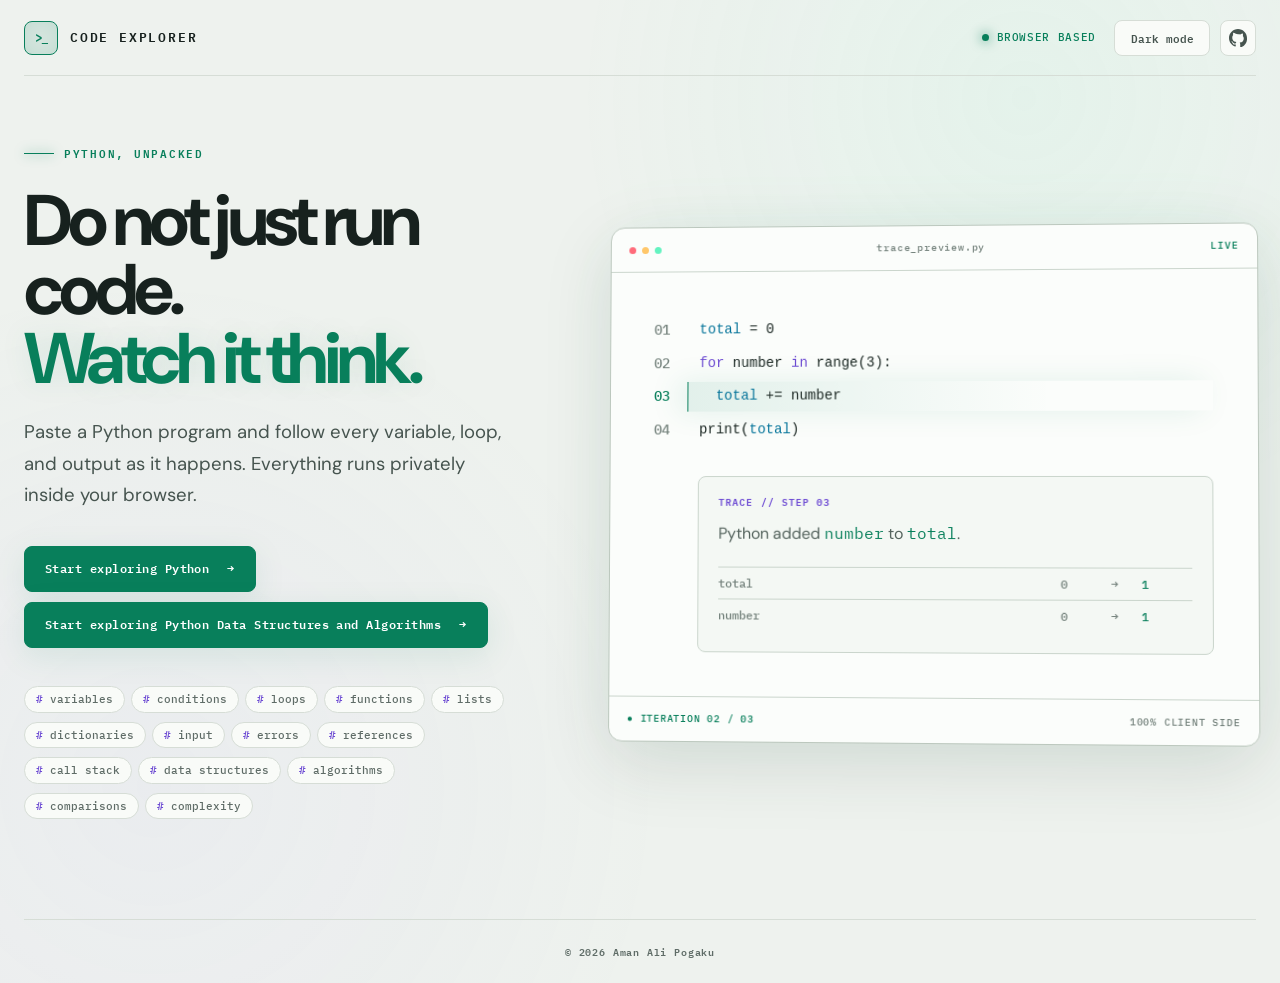
<file: index.html>
<!doctype html>
<!--
  Code Explorer uses semantic HTML so the page remains understandable before
  JavaScript loads and so assistive technology can identify its major regions.
-->
<html lang="en">
  <head>
    <!-- UTF-8 allows the interface to use symbols such as arrows and status glyphs safely. -->
    <meta charset="UTF-8" />
    <!-- The viewport declaration makes the responsive CSS use the device's real width. -->
    <meta name="viewport" content="width=device-width, initial-scale=1.0" />
    <!-- Search engines and link previews use this short explanation of the application. -->
    <meta
      name="description"
      content="Explore Python programs, data structures, and algorithms visually in your browser."
    />
    <!-- This advertises that both theme families are supported by native browser controls. -->
    <meta name="color-scheme" content="dark light" />
    <!-- The title appears in the browser tab and in bookmarks. -->
    <title>Code Explorer | See Python Think</title>
    <!-- The small terminal mark gives the browser tab a recognizable project icon. -->
    <link rel="icon" href="favicon.svg" type="image/svg+xml" />
    <!-- All application styling lives in one readable stylesheet. -->
    <!--
      The version query keeps the landing page synchronized with workspace
      styling when a browser or GitHub Pages has cached an earlier release.
    -->
    <link rel="stylesheet" href="styles.css?v=20260728-35" />
  </head>
  <body>
    <!-- This decorative grid sits behind the application and is hidden from screen readers. -->
    <div class="ambient-grid" aria-hidden="true"></div>

    <!--
      The persistent header provides project identity, a local-execution cue,
      theme control, and a path to the source repository.
    -->
    <header class="site-header">
      <!-- The brand is a normal page link, so it also works before JavaScript loads. -->
      <a class="brand" href="index.html" aria-label="Code Explorer home">
        <span class="brand-mark" aria-hidden="true">&gt;_</span>
        <span>CODE EXPLORER</span>
      </a>
      <!-- The landing page reports its browser-only model and exposes shared controls. -->
      <div class="header-actions">
        <!-- Text accompanies the dot so color is never the only privacy or readiness signal. -->
        <span class="runtime-status ready">
          <span class="status-dot"></span>
          <span>Browser based</span>
        </span>
        <!-- The visible action text removes any guesswork about what the theme control will do. -->
        <button class="icon-button theme-button" id="themeButton" type="button" aria-label="Switch to dark mode">
          <span id="themeLabel">Dark mode</span>
        </button>
        <!-- This external link lets contributors reach the open-source repository. -->
        <a class="icon-button" href="https://github.com/amanalip/code-explorer" target="_blank" rel="noreferrer" aria-label="Open Code Explorer on GitHub">
          <!-- The familiar GitHub mark provides a polished visual cue while the link retains a complete accessible name. -->
          <svg class="github-icon" viewBox="0 0 16 16" aria-hidden="true" focusable="false">
            <!-- This vector path uses the control's current text color, so it remains clear in both themes and hover states. -->
            <path d="M8 0C3.58 0 0 3.58 0 8c0 3.54 2.29 6.53 5.47 7.59.4.07.55-.17.55-.38 0-.19-.01-.82-.01-1.49-2.01.37-2.53-.49-2.69-.94-.09-.23-.48-.94-.82-1.13-.28-.15-.68-.52-.01-.53.63-.01 1.08.58 1.23.82.72 1.21 1.87.87 2.33.66.07-.52.28-.87.51-1.07-1.78-.2-3.64-.89-3.64-3.95 0-.87.31-1.59.82-2.15-.08-.2-.36-1.02.08-2.12 0 0 .67-.21 2.2.82A7.65 7.65 0 0 1 8 4.58c.68 0 1.36.09 2 .27 1.53-1.04 2.2-.82 2.2-.82.44 1.1.16 1.92.08 2.12.51.56.82 1.27.82 2.15 0 3.07-1.87 3.75-3.65 3.95.29.25.54.73.54 1.48 0 1.07-.01 1.93-.01 2.2 0 .21.15.46.55.38A8.01 8.01 0 0 0 16 8c0-4.42-3.58-8-8-8Z" />
          </svg>
        </a>
      </div>
    </header>

    <!-- The main element contains the landing page's introductory content. -->
    <main>
      <!--
        The welcome screen explains the learning promise before exposing the
        more complex execution workspace. It is visible on the first visit.
      -->
      <section class="welcome-screen" id="welcomeScreen">
        <!-- This column contains the primary message and entry actions. -->
        <div class="hero-copy">
          <div class="eyebrow"><span></span> Python, unpacked</div>
          <h1>Do not just run code.<br /><em>Watch it think.</em></h1>
          <p class="hero-description">
            Paste a Python program and follow every variable, loop, and output as it happens.
            Everything runs privately inside your browser.
          </p>
          <!-- Each explicit action opens one separate learning workspace. -->
          <div class="hero-actions">
            <!-- The existing workspace keeps the complete Python execution curriculum. -->
            <a class="primary-button" href="workspace.html">
              Start exploring Python <span aria-hidden="true">→</span>
            </a>
            <!-- The DSA action states both the invitation and the complete subject name. -->
            <a class="primary-button" href="data-structures.html">
              Start exploring Python Data Structures and Algorithms <span aria-hidden="true">→</span>
            </a>
          </div>
          <!-- These chips summarize the broader Python concepts and execution details learners can explore. -->
          <div class="feature-chips" aria-label="Supported topics and learning views">
            <!-- The first group names the fundamental language concepts most beginners learn first. -->
            <span>variables</span>
            <span>conditions</span>
            <span>loops</span>
            <span>functions</span>
            <!-- These data and interaction topics reflect the expanded example library and trace tools. -->
            <span>lists</span>
            <span>dictionaries</span>
            <span>input</span>
            <span>errors</span>
            <!-- These final concepts highlight the deeper runtime explanations unique to the workspace. -->
            <span>references</span>
            <span>call stack</span>
            <!-- The second workspace expands the project into visual DSA study. -->
            <span>data structures</span>
            <span>algorithms</span>
            <span>comparisons</span>
            <span>complexity</span>
          </div>
        </div>

        <!--
          This static terminal preview demonstrates the product visually before
          the heavier Python runtime is downloaded.
        -->
        <div class="hero-terminal" aria-label="Example execution preview">
          <!-- Familiar window controls and a file label establish the terminal metaphor. -->
          <div class="terminal-topbar">
            <div class="terminal-dots"><span></span><span></span><span></span></div>
            <span>trace_preview.py</span>
            <span>LIVE</span>
          </div>
          <!-- The terminal body pairs sample source code with a sample trace card. -->
          <div class="terminal-body">
            <!-- This small example highlights the line currently being explained. -->
            <div class="terminal-code">
              <span class="line-number">01</span><code><b>total</b> = 0</code>
              <span class="line-number">02</span><code><i>for</i> number <i>in</i> range(3):</code>
              <span class="line-number active">03</span><code class="active">&nbsp;&nbsp;<b>total</b> += number</code>
              <span class="line-number">04</span><code>print(<b>total</b>)</code>
            </div>
            <!-- The preview card demonstrates how variable changes will be narrated. -->
            <div class="trace-card-preview">
              <div class="trace-card-label">TRACE // STEP 03</div>
              <p>Python added <code>number</code> to <code>total</code>.</p>
              <div class="preview-change">
                <span>total</span><span>0</span><span>→</span><strong>1</strong>
              </div>
              <div class="preview-change">
                <span>number</span><span>0</span><span>→</span><strong>1</strong>
              </div>
            </div>
          </div>
          <!-- Footer labels reinforce loop progress and private client-side execution. -->
          <div class="terminal-footer">
            <span>● ITERATION 02 / 03</span>
            <span>100% CLIENT SIDE</span>
          </div>
        </div>
      </section>

    </main>

    <!-- The shared site footer records project ownership without competing with the learning interface. -->
    <footer class="site-footer">
      <!-- A short copyright line remains readable in both themes and at every responsive width. -->
      <small>&copy; 2026 Aman Ali Pogaku</small>
    </footer>

    <!-- The landing controller owns only the theme because catalogs now live inside their workspaces. -->
    <script type="module" src="landing.js?v=20260728-35"></script>
  </body>
</html>
</file>
<file: styles.css>
/*
 * Code Explorer visual system
 *
 * The stylesheet is organized from global design tokens to reusable controls,
 * major workspace components, animations, and responsive overrides. Each rule
 * has a teaching comment that explains its responsibility and the categories
 * of CSS declarations used to fulfill that responsibility.
 */
/* Downloads the two type families used for prose and code-like interface text. */
@import url("https://fonts.googleapis.com/css2?family=DM+Sans:wght@400;500;600;700&family=IBM+Plex+Mono:wght@400;500;600&display=swap");

/* Declares the dark theme design tokens. Components consume these variables instead of repeating raw colors, fonts, and shadows. */
:root {
  color-scheme: dark;
  --bg: #080a0e;
  --bg-raised: #0d1016;
  --panel: rgba(14, 18, 25, 0.88);
  --panel-solid: #0e1219;
  --panel-soft: #141922;
  --line: #242b37;
  --line-bright: #384355;
  --text: #ecf4f1;
  /* Secondary copy stays visibly distinct without becoming faint on dark panels. */
  --text-soft: #b4c0ca;
  /* Tiny technical labels need stronger contrast than decorative background details. */
  --text-dim: #87939e;
  --mint: #63f3c0;
  --mint-soft: rgba(99, 243, 192, 0.12);
  --purple: #a98bff;
  --purple-soft: rgba(169, 139, 255, 0.14);
  --amber: #ffc76a;
  --red: #ff6b7a;
  --cyan: #63d7ff;
  /* These preview tokens let the decorative terminal follow the selected site theme. */
  --terminal-bg: #0b0f15;
  --terminal-panel: #10151c;
  --terminal-line: #303a45;
  --terminal-text: #e7efec;
  --terminal-soft: #b7c3be;
  --terminal-dim: #7f8b96;
  --terminal-accent: #63f3c0;
  --terminal-keyword: #b69cff;
  --terminal-name: #72ddff;
  --terminal-sheen: rgba(255, 255, 255, 0.025);
  /* Code tokens use a high-contrast palette designed for long reading sessions. */
  --code-plain: #edf4f1;
  --code-keyword: #c4a7ff;
  --code-name: #edf4f1;
  --code-property: #79dcff;
  --code-string: #ffd58a;
  --code-number: #70e6b1;
  --code-operator: #c9d3cf;
  --code-comment: #89968f;
  --code-invalid: #ff8290;
  /* Study-editor tokens create an IDE surface without changing the main editor theme. */
  --study-editor-bg: #0b1017;
  --study-editor-raised: #101720;
  --study-editor-gutter: #080c12;
  --study-editor-line: #263241;
  --study-editor-note: rgba(169, 139, 255, 0.1);
  --study-editor-note-hover: rgba(169, 139, 255, 0.16);
  --shadow: 0 22px 70px rgba(0, 0, 0, 0.32);
  --mono: "IBM Plex Mono", "Liberation Mono", monospace;
  --sans: "DM Sans", system-ui, sans-serif;
}

/* Overrides the shared design tokens for light mode while leaving every component rule unchanged. */
:root[data-theme="light"] {
  color-scheme: light;
  --bg: #eef2ee;
  --bg-raised: #f9fbf8;
  --panel: rgba(250, 252, 249, 0.9);
  --panel-solid: #fafcf9;
  --panel-soft: #edf2ed;
  --line: #d6ddd6;
  --line-bright: #bbc7bd;
  --text: #17211e;
  /* Secondary copy uses a darker value so normal-weight text remains easy to scan. */
  --text-soft: #46544f;
  /* Small labels pass a stronger contrast threshold against the light surfaces. */
  --text-dim: #5f6c67;
  --mint: #087f5b;
  --mint-soft: rgba(8, 127, 91, 0.1);
  --purple: #6d4bd3;
  --purple-soft: rgba(109, 75, 211, 0.1);
  --amber: #a96600;
  --red: #d33c52;
  --cyan: #05749a;
  /* Light preview values replace every dark terminal surface and text color together. */
  --terminal-bg: #fbfdfb;
  --terminal-panel: #f4f8f4;
  --terminal-line: #cad5cc;
  --terminal-text: #1d2925;
  --terminal-soft: #53625c;
  --terminal-dim: #74827c;
  --terminal-accent: #087f5b;
  --terminal-keyword: #6d4bd3;
  --terminal-name: #05749a;
  --terminal-sheen: rgba(8, 127, 91, 0.045);
  /* Light editor tokens preserve category differences without sacrificing contrast. */
  --code-plain: #17211e;
  --code-keyword: #6741c7;
  --code-name: #17211e;
  --code-property: #006f91;
  --code-string: #8c5200;
  --code-number: #087f5b;
  --code-operator: #46534e;
  --code-comment: #66756e;
  --code-invalid: #be2942;
  /* Light IDE tokens retain editor structure and contrast without becoming glaring white. */
  --study-editor-bg: #f7f9fc;
  --study-editor-raised: #e9eef4;
  --study-editor-gutter: #edf1f6;
  --study-editor-line: #cbd5df;
  --study-editor-note: rgba(109, 75, 211, 0.075);
  --study-editor-note-hover: rgba(109, 75, 211, 0.12);
  --shadow: 0 22px 70px rgba(40, 54, 47, 0.13);
}

/* Styles `*`. This component rule controls boundaries and focus treatment for the matching interface element. */
* {
  box-sizing: border-box;
}

/* Styles `html`. This component rule controls sizing and spacing, color and visual emphasis for the matching interface element. */
html {
  min-width: 320px;
  background: var(--bg);
  scroll-behavior: smooth;
}

/* Styles `body`. This component rule controls sizing and spacing, color and visual emphasis, typography, overflow behavior for the matching interface element. */
body {
  margin: 0;
  min-height: 100vh;
  overflow-x: hidden;
  color: var(--text);
  background:
    radial-gradient(circle at 80% 10%, rgba(99, 243, 192, 0.07), transparent 28rem),
    radial-gradient(circle at 12% 80%, rgba(169, 139, 255, 0.06), transparent 32rem),
    var(--bg);
  font-family: var(--sans);
}

/* Styles `button, select, input`. This component rule controls typography for the matching interface element. */
button,
select,
input {
  font: inherit;
}

/* Styles `button, a`. This component rule controls color and visual emphasis for the matching interface element. */
button,
a {
  -webkit-tap-highlight-color: transparent;
}

/* Styles `button:focus-visible, a:focus-visible, input:focus-visible, select:focus-visible`. This component rule controls boundaries and focus treatment for the matching interface element. */
button:focus-visible,
a:focus-visible,
input:focus-visible,
select:focus-visible {
  outline: 2px solid var(--mint);
  outline-offset: 3px;
}

/* Styles `.hidden`. This component rule controls layout for the matching interface element. */
.hidden {
  display: none !important;
}

/* Styles `.ambient-grid`. This component rule controls layout, sizing and spacing, color and visual emphasis for the matching interface element. */
.ambient-grid {
  position: fixed;
  inset: 0;
  z-index: -1;
  pointer-events: none;
  opacity: 0.35;
  background-image:
    linear-gradient(rgba(130, 150, 145, 0.05) 1px, transparent 1px),
    linear-gradient(90deg, rgba(130, 150, 145, 0.05) 1px, transparent 1px);
  background-size: 42px 42px;
  mask-image: linear-gradient(to bottom, black, transparent 82%);
}

/* Styles `.site-header`. This component rule controls layout, sizing and spacing, boundaries and focus treatment for the matching interface element. */
.site-header {
  display: flex;
  align-items: center;
  justify-content: space-between;
  width: min(1440px, calc(100% - 48px));
  height: 76px;
  margin: 0 auto;
  border-bottom: 1px solid var(--line);
}

/* Styles `.brand`. This component rule controls layout, sizing and spacing, color and visual emphasis, typography for the matching interface element. */
.brand {
  display: inline-flex;
  align-items: center;
  gap: 12px;
  color: var(--text);
  font: 600 0.8rem/1 var(--mono);
  letter-spacing: 0.14em;
  text-decoration: none;
}

/* Styles `.brand-mark`. This component rule controls layout, sizing and spacing, color and visual emphasis, typography, boundaries and focus treatment for the matching interface element. */
.brand-mark {
  display: grid;
  width: 34px;
  height: 34px;
  place-items: center;
  border: 1px solid var(--mint);
  border-radius: 8px;
  color: var(--mint);
  background: var(--mint-soft);
  box-shadow: inset 0 0 18px var(--mint-soft);
  letter-spacing: -0.15em;
}

/* Styles `.header-actions, .workspace-actions, .hero-actions`. This component rule controls layout, sizing and spacing for the matching interface element. */
.header-actions,
.workspace-actions,
.hero-actions {
  display: flex;
  align-items: center;
  gap: 10px;
}

/* Both equally important learning destinations wrap as complete buttons instead of shrinking their labels. */
.hero-actions {
  flex-wrap: wrap;
}

/* Styles `.runtime-status`. This component rule controls layout, sizing and spacing, color and visual emphasis, typography, motion and interaction feedback for the matching interface element. */
.runtime-status {
  display: inline-flex;
  align-items: center;
  gap: 8px;
  margin-right: 8px;
  color: var(--text-dim);
  font: 500 0.68rem/1 var(--mono);
  letter-spacing: 0.06em;
  text-transform: uppercase;
}

/* Styles `.status-dot`. This component rule controls sizing and spacing, color and visual emphasis, typography, boundaries and focus treatment for the matching interface element. */
.status-dot {
  width: 7px;
  height: 7px;
  border-radius: 50%;
  background: var(--text-dim);
}

/* Defines the state-specific appearance of `.runtime-status.loading .status-dot`. The declarations control color and visual emphasis, motion and interaction feedback when that state class is present. */
.runtime-status.loading .status-dot {
  background: var(--amber);
  box-shadow: 0 0 12px var(--amber);
  animation: pulse 1.2s infinite;
}

/* Defines the state-specific appearance of `.runtime-status.ready`. The declarations control color and visual emphasis when that state class is present. */
.runtime-status.ready {
  color: var(--mint);
}

/* Defines the state-specific appearance of `.runtime-status.ready .status-dot`. The declarations control color and visual emphasis when that state class is present. */
.runtime-status.ready .status-dot {
  background: var(--mint);
  box-shadow: 0 0 12px var(--mint);
}

/* Defines the state-specific appearance of `.runtime-status.error`. The declarations control color and visual emphasis when that state class is present. */
.runtime-status.error {
  color: var(--red);
}

/* Defines the state-specific appearance of `.runtime-status.error .status-dot`. The declarations control color and visual emphasis when that state class is present. */
.runtime-status.error .status-dot {
  background: var(--red);
}

/* Styles `.icon-button`. This component rule controls layout, sizing and spacing, color and visual emphasis, typography, boundaries and focus treatment, motion and interaction feedback for the matching interface element. */
.icon-button {
  display: grid;
  width: 36px;
  height: 36px;
  padding: 0;
  place-items: center;
  border: 1px solid var(--line);
  border-radius: 8px;
  color: var(--text-soft);
  background: var(--bg-raised);
  font: 600 0.7rem/1 var(--mono);
  text-decoration: none;
  cursor: pointer;
  transition: 160ms ease;
}

/* Expands named header controls without changing their shared height or interaction style. */
.guide-button,
.theme-button {
  width: auto;
  min-width: 92px;
  padding: 0 13px;
  white-space: nowrap;
}

/* The theme wording is slightly wider than the guide wording in the selected monospace typeface. */
.theme-button {
  min-width: 96px;
}

/* Sizes the GitHub vector mark consistently while allowing the parent control to provide its color. */
.github-icon {
  display: block;
  width: 18px;
  height: 18px;
  fill: currentColor;
}

/* Defines hover feedback for `.icon-button:hover`, using color and visual emphasis, boundaries and focus treatment, motion and interaction feedback to confirm that the element is interactive. */
.icon-button:hover {
  border-color: var(--line-bright);
  color: var(--mint);
  transform: translateY(-1px);
}

/* Styles `main`. This component rule controls sizing and spacing for the matching interface element. */
main {
  width: min(1440px, calc(100% - 48px));
  margin: 0 auto;
}

/* Gives both pages one quiet ownership footer aligned with the shared content width. */
.site-footer {
  display: flex;
  width: min(1440px, calc(100% - 48px));
  min-height: 64px;
  margin: 0 auto;
  align-items: center;
  justify-content: center;
  border-top: 1px solid var(--line);
  color: var(--text-dim);
  text-align: center;
}

/* Uses the interface's monospace voice for a compact, clearly secondary copyright line. */
.site-footer small {
  font: 600 0.64rem/1.5 var(--mono);
  letter-spacing: 0.08em;
}

/* Styles `.welcome-screen`. This component rule controls layout, sizing and spacing for the matching interface element. */
.welcome-screen {
  display: grid;
  grid-template-columns: minmax(0, 0.85fr) minmax(520px, 1.15fr);
  gap: clamp(50px, 8vw, 120px);
  align-items: center;
  min-height: calc(100vh - 77px);
  padding: 72px 0 100px;
}

/* Styles `.eyebrow`. This component rule controls layout, sizing and spacing, color and visual emphasis, typography, motion and interaction feedback for the matching interface element. */
.eyebrow {
  display: flex;
  align-items: center;
  gap: 10px;
  color: var(--mint);
  font: 600 0.68rem/1 var(--mono);
  letter-spacing: 0.16em;
  text-transform: uppercase;
}

/* Styles `.eyebrow > span`. This component rule controls layout, sizing and spacing, color and visual emphasis for the matching interface element. */
.eyebrow > span {
  display: inline-block;
  width: 30px;
  height: 1px;
  background: var(--mint);
  box-shadow: 0 0 12px var(--mint);
}

/* Styles `.hero-copy h1`. This component rule controls sizing and spacing, typography for the matching interface element. */
.hero-copy h1 {
  max-width: 700px;
  margin: 28px 0 24px;
  font-size: clamp(3rem, 5.6vw, 6.4rem);
  line-height: 0.96;
  letter-spacing: -0.065em;
}

/* Styles `.hero-copy h1 em`. This component rule controls color and visual emphasis, typography for the matching interface element. */
.hero-copy h1 em {
  color: var(--mint);
  font-style: normal;
  text-shadow: 0 0 28px var(--mint-soft);
}

/* Styles `.hero-description`. This component rule controls sizing and spacing, color and visual emphasis, typography for the matching interface element. */
.hero-description {
  max-width: 600px;
  margin: 0 0 34px;
  color: var(--text-soft);
  font-size: clamp(1rem, 1.5vw, 1.16rem);
  line-height: 1.7;
}

/* Styles `.primary-button, .secondary-button, .danger-button, .text-button`. This component rule controls sizing and spacing, typography, boundaries and focus treatment, motion and interaction feedback for the matching interface element. */
.primary-button,
.secondary-button,
.danger-button,
.text-button {
  min-height: 46px;
  padding: 0 20px;
  border-radius: 8px;
  font: 600 0.74rem/1 var(--mono);
  letter-spacing: 0.04em;
  cursor: pointer;
  transition: 160ms ease;
}

/* Styles `.primary-button`. This component rule controls layout, sizing and spacing, color and visual emphasis, boundaries and focus treatment for the matching interface element. */
.primary-button {
  display: inline-flex;
  align-items: center;
  justify-content: center;
  gap: 18px;
  border: 1px solid var(--mint);
  color: #06120e;
  background: var(--mint);
  box-shadow: 0 8px 32px var(--mint-soft);
  text-decoration: none;
}

/* Keeps primary-button text readable when the light palette changes the meaning of the shared background token. */
:root[data-theme="light"] .primary-button {
  color: white;
}

/* Defines hover feedback for `.primary-button:hover:not(:disabled)`, using motion and interaction feedback to confirm that the element is interactive. */
.primary-button:hover:not(:disabled) {
  filter: brightness(1.08);
  transform: translateY(-2px);
}

/* Styles `.primary-button.compact`. This component rule controls sizing and spacing for the matching interface element. */
.primary-button.compact {
  min-height: 38px;
  padding: 0 17px;
}

/* Defines the disabled state for `.primary-button:disabled`, using color and visual emphasis to show that interaction is temporarily unavailable. */
.primary-button:disabled {
  opacity: 0.55;
  cursor: wait;
}

/* Styles `.secondary-button, .text-button`. This component rule controls color and visual emphasis, typography, boundaries and focus treatment for the matching interface element. */
.secondary-button,
.text-button {
  border: 1px solid var(--line-bright);
  color: var(--text);
  background: var(--bg-raised);
}

/* Defines hover feedback for `.secondary-button:hover, .text-button:hover`, using color and visual emphasis, typography, boundaries and focus treatment to confirm that the element is interactive. */
.secondary-button:hover,
.text-button:hover {
  border-color: var(--mint);
  color: var(--mint);
}

/* Styles `.text-button`. This component rule controls sizing and spacing, typography for the matching interface element. */
.text-button {
  min-height: 38px;
  padding: 0 15px;
}

/* Makes unavailable secondary actions visibly inactive without suggesting that the page is loading. */
.text-button:disabled,
.secondary-button:disabled {
  opacity: 0.48;
  cursor: not-allowed;
}

/* Prevents disabled learning actions from receiving the ordinary mint hover treatment. */
.text-button:disabled:hover,
.secondary-button:disabled:hover {
  border-color: var(--line-bright);
  color: var(--text);
}

/* Styles `.danger-button`. This component rule controls sizing and spacing, color and visual emphasis, boundaries and focus treatment for the matching interface element. */
.danger-button {
  min-height: 38px;
  border: 1px solid var(--red);
  color: var(--red);
  background: rgba(255, 107, 122, 0.08);
}

/* Wraps topic chips into balanced rows, using a tighter horizontal gap and a roomier vertical gap for clear scanning. */
.feature-chips {
  display: flex;
  flex-wrap: wrap;
  gap: 9px 6px;
  margin-top: 38px;
}

/* Styles `.feature-chips span`. This component rule controls sizing and spacing, color and visual emphasis, typography, boundaries and focus treatment for the matching interface element. */
.feature-chips span {
  padding: 7px 11px;
  border: 1px solid var(--line);
  border-radius: 999px;
  color: var(--text-dim);
  background: var(--bg-raised);
  font: 500 0.66rem/1 var(--mono);
}

/* Creates or styles the generated visual part `.feature-chips span::before`. It contributes color and visual emphasis without adding extra HTML. */
.feature-chips span::before {
  content: "# ";
  color: var(--purple);
}

/* Styles `.hero-terminal`. This component rule controls color and visual emphasis, boundaries and focus treatment, motion and interaction feedback, overflow behavior for the matching interface element. */
.hero-terminal {
  position: relative;
  overflow: hidden;
  border: 1px solid var(--line-bright);
  border-radius: 14px;
  color: var(--terminal-text);
  background: var(--terminal-bg);
  box-shadow: var(--shadow), 0 0 80px rgba(99, 243, 192, 0.04);
  transform: perspective(1100px) rotateY(-2deg) rotateX(1deg);
}

/* Creates or styles the generated visual part `.hero-terminal::before`. It contributes sizing and spacing, color and visual emphasis, motion and interaction feedback without adding extra HTML. */
.hero-terminal::before {
  content: "";
  position: absolute;
  inset: 0;
  pointer-events: none;
  background: linear-gradient(110deg, transparent 35%, var(--terminal-sheen) 50%, transparent 65%);
  transform: translateX(-100%);
  animation: scan 8s ease-in-out infinite;
}

/* Styles `.terminal-topbar, .terminal-footer`. This component rule controls layout, sizing and spacing, color and visual emphasis, typography, boundaries and focus treatment for the matching interface element. */
.terminal-topbar,
.terminal-footer {
  display: grid;
  grid-template-columns: 1fr auto 1fr;
  align-items: center;
  min-height: 45px;
  padding: 0 18px;
  border-bottom: 1px solid var(--terminal-line);
  color: var(--terminal-dim);
  font: 500 0.62rem/1 var(--mono);
  letter-spacing: 0.08em;
}

/* Styles `.terminal-topbar > :last-child`. This component rule controls layout, color and visual emphasis for the matching interface element. */
.terminal-topbar > :last-child {
  justify-self: end;
  color: var(--terminal-accent);
}

/* Styles `.terminal-dots`. This component rule controls layout, sizing and spacing for the matching interface element. */
.terminal-dots {
  display: flex;
  gap: 6px;
}

/* Styles `.terminal-dots span`. This component rule controls sizing and spacing, color and visual emphasis, boundaries and focus treatment for the matching interface element. */
.terminal-dots span {
  width: 7px;
  height: 7px;
  border-radius: 50%;
  background: var(--terminal-line);
}

/* Styles `.terminal-dots span:first-child`. This component rule controls color and visual emphasis for the matching interface element. */
.terminal-dots span:first-child {
  background: #ff6b7a;
}

/* Styles `.terminal-dots span:nth-child(2)`. This component rule controls color and visual emphasis for the matching interface element. */
.terminal-dots span:nth-child(2) {
  background: #ffc76a;
}

/* Styles `.terminal-dots span:last-child`. This component rule controls color and visual emphasis for the matching interface element. */
.terminal-dots span:last-child {
  background: #63f3c0;
}

/* Styles `.terminal-body`. This component rule controls sizing and spacing for the matching interface element. */
.terminal-body {
  padding: clamp(25px, 4vw, 44px);
}

/* Styles `.terminal-code`. This component rule controls layout, sizing and spacing, typography for the matching interface element. */
.terminal-code {
  display: grid;
  grid-template-columns: 34px 1fr;
  row-gap: 4px;
  margin-bottom: 32px;
  font: 500 clamp(0.76rem, 1.1vw, 0.92rem)/2.1 var(--mono);
}

/* Styles `.terminal-code .line-number`. This component rule controls color and visual emphasis for the matching interface element. */
.terminal-code .line-number {
  color: var(--terminal-dim);
}

/* Defines the state-specific appearance of `.terminal-code .line-number.active`. The declarations control color and visual emphasis when that state class is present. */
.terminal-code .line-number.active {
  color: var(--terminal-accent);
}

/* Styles `.terminal-code code`. This component rule controls layout, sizing and spacing, color and visual emphasis, boundaries and focus treatment for the matching interface element. */
.terminal-code code {
  display: block;
  padding-left: 11px;
  color: var(--terminal-text);
  border-left: 1px solid transparent;
}

/* Defines the state-specific appearance of `.terminal-code code.active`. The declarations control color and visual emphasis, boundaries and focus treatment when that state class is present. */
.terminal-code code.active {
  border-left-color: var(--terminal-accent);
  color: var(--terminal-text);
  background: linear-gradient(90deg, var(--mint-soft), transparent 70%);
  box-shadow: -10px 0 30px var(--mint-soft);
}

/* Styles `.terminal-code i`. This component rule controls color and visual emphasis, typography for the matching interface element. */
.terminal-code i {
  color: var(--terminal-keyword);
  font-style: normal;
}

/* Styles `.terminal-code b`. This component rule controls color and visual emphasis, typography for the matching interface element. */
.terminal-code b {
  color: var(--terminal-name);
  font-weight: 500;
}

/* Styles `.trace-card-preview`. This component rule controls sizing and spacing, color and visual emphasis, boundaries and focus treatment for the matching interface element. */
.trace-card-preview {
  margin-left: 45px;
  padding: 20px;
  border: 1px solid var(--terminal-line);
  border-radius: 8px;
  background: var(--terminal-panel);
}

/* Styles `.trace-card-label`. This component rule controls sizing and spacing, color and visual emphasis, typography for the matching interface element. */
.trace-card-label {
  margin-bottom: 14px;
  color: var(--terminal-keyword);
  font: 600 0.62rem/1 var(--mono);
  letter-spacing: 0.11em;
}

/* Styles `.trace-card-preview p`. This component rule controls sizing and spacing, color and visual emphasis, typography for the matching interface element. */
.trace-card-preview p {
  margin: 0 0 20px;
  color: var(--terminal-soft);
  line-height: 1.55;
}

/* Styles `.trace-card-preview p code`. This component rule controls color and visual emphasis, typography for the matching interface element. */
.trace-card-preview p code {
  color: var(--terminal-accent);
  font-family: var(--mono);
}

/* Styles `.preview-change`. This component rule controls layout, sizing and spacing, color and visual emphasis, typography, boundaries and focus treatment for the matching interface element. */
.preview-change {
  display: grid;
  grid-template-columns: 1fr 50px 30px 50px;
  align-items: center;
  padding: 10px 0;
  border-top: 1px solid var(--terminal-line);
  color: var(--terminal-dim);
  font: 500 0.72rem/1 var(--mono);
}

/* Styles `.preview-change strong`. This component rule controls color and visual emphasis, typography for the matching interface element. */
.preview-change strong {
  color: var(--terminal-accent);
  font-weight: 500;
}

/* Styles `.terminal-footer`. This component rule controls layout, boundaries and focus treatment for the matching interface element. */
.terminal-footer {
  grid-template-columns: 1fr 1fr;
  border-top: 1px solid var(--terminal-line);
  border-bottom: 0;
}

/* Styles `.terminal-footer span:first-child`. This component rule controls color and visual emphasis for the matching interface element. */
.terminal-footer span:first-child {
  color: var(--terminal-accent);
}

/* Styles `.terminal-footer span:last-child`. This component rule controls layout for the matching interface element. */
.terminal-footer span:last-child {
  justify-self: end;
}

/* Workspace */
/* Styles `.workspace`. This component rule controls sizing and spacing for the matching interface element. */
.workspace {
  padding: 42px 0 80px;
}

/* Styles `.workspace-heading`. This component rule controls layout, sizing and spacing for the matching interface element. */
.workspace-heading {
  display: flex;
  align-items: flex-end;
  justify-content: space-between;
  margin-bottom: 22px;
}

/* Styles the workspace page heading at the correct document-outline level. */
.workspace-heading h1 {
  margin: 7px 0 0;
  font-size: clamp(1.6rem, 3vw, 2.4rem);
  letter-spacing: -0.04em;
}

/* Styles `.back-button`. This component rule controls sizing and spacing, color and visual emphasis, typography, boundaries and focus treatment for the matching interface element. */
.back-button {
  display: inline-block;
  padding: 0;
  border: 0;
  color: var(--text-dim);
  background: none;
  font: 500 0.68rem/1 var(--mono);
  cursor: pointer;
}

/* Defines hover feedback for `.back-button:hover`, using color and visual emphasis to confirm that the element is interactive. */
.back-button:hover {
  color: var(--mint);
}

/* Styles `.workspace-grid`. This component rule controls layout, sizing and spacing for the matching interface element. */
.workspace-grid {
  display: grid;
  grid-template-columns: minmax(0, 1fr) minmax(380px, 0.88fr);
  grid-template-areas:
    "editor story"
    "controls controls"
    "output output";
  gap: 12px;
}

/* Styles `.panel`. This component rule controls color and visual emphasis, boundaries and focus treatment, overflow behavior for the matching interface element. */
.panel {
  overflow: hidden;
  border: 1px solid var(--line);
  border-radius: 10px;
  background: var(--panel);
  box-shadow: 0 14px 40px rgba(0, 0, 0, 0.08);
  backdrop-filter: blur(16px);
}

/* Styles `.editor-panel`. This component rule controls layout, sizing and spacing for the matching interface element. */
.editor-panel {
  grid-area: editor;
  min-height: 620px;
}

/*
  A selected reviewed question sits between the toolbar and source. The strip
  looks like an IDE task header, wraps long beginner wording, and remains text
  rather than editable Python.
*/
.selected-program-question {
  display: grid;
  gap: 5px;
  padding: 12px 16px;
  border-bottom: 1px solid var(--line);
  background:
    linear-gradient(90deg, color-mix(in srgb, var(--purple) 9%, transparent), transparent 72%),
    var(--panel-soft);
}

/* The small label distinguishes curriculum context from learner source. */
.selected-program-question > span {
  color: var(--purple);
  font: 700 0.56rem/1 var(--mono);
  letter-spacing: 0.1em;
  text-transform: uppercase;
}

/* The reviewed title is the primary question identifier. */
.selected-program-question strong {
  color: var(--text);
  font-size: 0.9rem;
  line-height: 1.35;
}

/* Supporting objective text stays readable without dominating the editor. */
.selected-program-question p {
  margin: 0;
  color: var(--text-soft);
  font-size: 0.76rem;
  line-height: 1.45;
}

/* Styles `.story-panel`. This component rule controls layout, sizing and spacing for the matching interface element. */
.story-panel {
  grid-area: story;
  min-height: 620px;
}

/* Groups the expanded toolset into four stable learning areas above contextual secondary tabs. */
.learning-mode-nav {
  display: grid;
  grid-template-columns: repeat(4, 1fr);
  min-height: 44px;
  padding: 5px;
  border-bottom: 1px solid var(--line);
  background: color-mix(in srgb, var(--panel-soft) 72%, transparent);
}

/* Gives primary learning modes a wide segmented-control target without visual clutter. */
.learning-mode {
  border: 1px solid transparent;
  border-radius: 7px;
  color: var(--text-dim);
  background: transparent;
  font: 600 0.67rem/1 var(--mono);
  letter-spacing: 0.08em;
  text-transform: uppercase;
  cursor: pointer;
}

/* Uses a clear surface and mint edge to identify the selected learning area. */
.learning-mode.active {
  border-color: var(--line);
  color: var(--mint);
  background: var(--bg-raised);
  box-shadow: inset 0 -2px 0 var(--mint);
}

/* Completely removes secondary tabs belonging to other primary areas. */
.panel-tab.mode-hidden {
  display: none;
}

/* Styles `.controls-panel`. This component rule controls layout for the matching interface element. */
.controls-panel {
  grid-area: controls;
}

/* Styles `.output-panel`. This component rule controls layout for the matching interface element. */
.output-panel {
  grid-area: output;
}

/* Styles `.panel-header`. This component rule controls layout, sizing and spacing, color and visual emphasis, boundaries and focus treatment for the matching interface element. */
.panel-header {
  display: flex;
  align-items: center;
  justify-content: space-between;
  min-height: 46px;
  padding: 0 16px;
  border-bottom: 1px solid var(--line);
  background: var(--bg-raised);
}

/* Styles `.panel-index, .panel-title, .file-label, .step-count, .section-label`. This component rule controls typography for the matching interface element. */
.panel-index,
.panel-title,
.file-label,
.step-count,
.section-label {
  font: 600 0.62rem/1 var(--mono);
  letter-spacing: 0.1em;
}

/* Styles `.panel-index`. This component rule controls sizing and spacing, color and visual emphasis for the matching interface element. */
.panel-index {
  margin-right: 10px;
  color: var(--mint);
}

/* Styles `.panel-title`. This component rule controls color and visual emphasis, typography for the matching interface element. */
.panel-title {
  color: var(--text-soft);
}

/* Styles `.file-label, .step-count`. This component rule controls color and visual emphasis, typography for the matching interface element. */
.file-label,
.step-count {
  color: var(--text-dim);
}

/* Keeps filename and editor display controls aligned inside the compact panel header. */
.editor-header-tools {
  display: flex;
  align-items: center;
  gap: 8px;
  min-width: 0;
}

/* Gives the wrapping toggle the same quiet utility styling as other workspace controls. */
.editor-tool-button {
  white-space: nowrap;
  padding: 6px 9px;
  border: 1px solid var(--line-bright);
  border-radius: 6px;
  color: var(--text-soft);
  background: var(--panel-solid);
  font: 600 0.62rem/1 var(--mono);
  cursor: pointer;
}

/* Disabled editor presentation tools remain visible while explaining that trace evidence is required. */
.editor-tool-button:disabled {
  opacity: 0.42;
  cursor: not-allowed;
}

/* The longer automatic-comments label stays compact beside Wrap on laptop headers. */
.automatic-comments-toggle {
  font-size: 0.58rem;
}

/* Uses the mint treatment to make enabled wrapping visible without relying on wording alone. */
.editor-tool-button[aria-pressed="true"] {
  border-color: color-mix(in srgb, var(--mint) 45%, var(--line));
  color: var(--mint);
  background: var(--mint-soft);
}

/* Provides consistent hover feedback for either wrapping state. */
.editor-tool-button:hover {
  border-color: var(--mint);
  color: var(--mint);
}

/* Separates source-transfer actions slightly from display-only editor settings. */
.editor-font-control + .editor-clipboard-button {
  margin-left: 2px;
}

/* Groups the visible Font label and native size selector as one accessible control. */
.editor-font-control {
  display: flex;
  align-items: center;
  gap: 5px;
  color: var(--text-dim);
  font: 600 0.58rem/1 var(--mono);
  letter-spacing: 0.05em;
  text-transform: uppercase;
}

/* Keeps the font-size selector compact while preserving a comfortable click target. */
.editor-font-control select {
  min-height: 29px;
  padding: 0 24px 0 8px;
  border: 1px solid var(--line-bright);
  border-radius: 6px;
  color: var(--text);
  background: var(--panel-solid);
  font: 600 0.62rem/1 var(--mono);
  cursor: pointer;
}

/* Styles `.editor-shell`. This component rule controls sizing and spacing, color and visual emphasis, overflow behavior for the matching interface element. */
.editor-shell {
  height: 530px;
  overflow: auto;
  background: var(--panel-solid);
}

/* Styles `#editor, #editor > div`. This component rule controls sizing and spacing for the matching interface element. */
#editor,
#editor > div {
  height: 100%;
}

/* Styles `.fallback-editor`. This component rule controls sizing and spacing, color and visual emphasis, typography, boundaries and focus treatment for the matching interface element. */
.fallback-editor {
  width: 100%;
  height: 100%;
  padding: 22px;
  resize: none;
  border: 0;
  outline: 0;
  color: var(--text);
  background: var(--panel-solid);
  font: 500 var(--editor-font-size, 14px)/1.75 var(--mono);
  caret-color: var(--mint);
  tab-size: 4;
}

/* Preserves long source lines when wrapping is disabled in the fallback editor. */
.fallback-editor.wrap-disabled {
  overflow-wrap: normal;
  white-space: pre;
}

/* Hides only the fallback textarea presentation while its original value remains the source of truth. */
.fallback-editor.automatic-comments-hidden-source {
  display: none;
}

/* The textarea fallback displays a read-only commented study surface when widgets are unavailable. */
.fallback-learning-comments {
  display: none;
  min-height: 100%;
  margin: 0;
  padding: 22px;
  overflow: auto;
  color: var(--code-plain);
  background: var(--panel-solid);
  font: 500 var(--editor-font-size, 14px)/1.75 var(--mono);
  tab-size: 4;
  white-space: pre-wrap;
  overflow-wrap: anywhere;
}

/* The visible class is controlled only by the non-destructive toolbar toggle. */
.fallback-learning-comments.visible {
  display: block;
}

/* Styles `.cm-editor`. This component rule controls sizing and spacing, color and visual emphasis, typography for the matching interface element. */
.cm-editor {
  height: 100%;
  color: var(--code-plain);
  background: var(--panel-solid);
  font: 500 var(--editor-font-size, 14px)/1.75 var(--mono);
}

/* Styles `.cm-editor.cm-focused`. This component rule controls boundaries and focus treatment for the matching interface element. */
.cm-editor.cm-focused {
  outline: none;
}

/* Styles `.cm-editor .cm-scroller`. This component rule controls sizing and spacing, typography for the matching interface element. */
.cm-editor .cm-scroller {
  padding: 18px 0;
  font-family: var(--mono);
}

/* Styles `.cm-editor .cm-content`. This component rule controls color and visual emphasis for the matching interface element. */
.cm-editor .cm-content {
  color: var(--code-plain);
  caret-color: var(--mint);
}

/*
 * Automatic comment widgets sit above their related source lines. They are not
 * editor document text, so line numbers, selection, tracing, and saved source
 * remain aligned with the learner's original Python.
 */
.cm-editor .cm-learning-comment {
  box-sizing: border-box;
  display: flex;
  width: 100%;
  gap: 10px;
  align-items: flex-start;
  margin: 4px 0 3px;
  padding: 8px 12px 8px calc(12px + var(--learning-comment-indent, 0ch));
  border-left: 2px solid var(--purple);
  color: var(--text-soft);
  background: color-mix(in srgb, var(--purple-soft) 62%, transparent);
  font: 500 0.88em/1.55 var(--mono);
  white-space: pre-wrap;
  overflow-wrap: anywhere;
  pointer-events: none;
}

/* The compact badge distinguishes generated trace evidence from editable Python. */
.cm-learning-comment-badge {
  flex: 0 0 auto;
  margin-top: 2px;
  padding: 3px 6px;
  border: 1px solid color-mix(in srgb, var(--purple) 48%, var(--line));
  border-radius: 999px;
  color: var(--purple);
  background: color-mix(in srgb, var(--purple-soft) 70%, var(--panel-solid));
  font: 700 0.68em/1 var(--mono);
  letter-spacing: 0.06em;
  text-transform: uppercase;
}

/* The explanation remains ordinary readable prose instead of faint italic code. */
.cm-learning-comment-message {
  min-width: 0;
}

/* Styles `.cm-editor .cm-gutters`. This component rule controls sizing and spacing, color and visual emphasis, typography, boundaries and focus treatment for the matching interface element. */
.cm-editor .cm-gutters {
  min-width: 46px;
  border-right: 1px solid var(--line);
  color: var(--text-dim);
  background: var(--panel-solid);
}

/* Styles `.cm-editor .cm-activeLine, .cm-editor .cm-activeLineGutter`. This component rule controls color and visual emphasis for the matching interface element. */
.cm-editor .cm-activeLine,
.cm-editor .cm-activeLineGutter {
  background: var(--mint-soft);
}

/* Styles `.cm-editor .cm-activeLine`. This component rule controls sizing and spacing, color and visual emphasis for the matching interface element. */
.cm-editor .cm-activeLine {
  box-shadow: inset 2px 0 0 var(--mint);
}

/* Styles `.cm-editor .cm-selectionBackground, .cm-editor.cm-focused .cm-selectionBackground`. This component rule controls color and visual emphasis for the matching interface element. */
.cm-editor .cm-selectionBackground,
.cm-editor.cm-focused .cm-selectionBackground {
  background: var(--purple-soft) !important;
}

/* Styles `.cm-editor .tok-keyword, .cm-editor .tok-bool, .cm-editor .tok-null`. This component rule controls color and visual emphasis for the matching interface element. */
.cm-editor .tok-keyword,
.cm-editor .tok-bool,
.cm-editor .tok-null,
.cm-editor .tok-atom {
  color: var(--code-keyword) !important;
  font-weight: 600;
}

/* Variable names remain close to the main text color so ordinary code stays calm and readable. */
.cm-editor .tok-variableName {
  color: var(--code-name) !important;
}

/* Properties, function names, types, and classes receive cyan emphasis as named program structures. */
.cm-editor .tok-propertyName,
.cm-editor .tok-function,
.cm-editor .tok-typeName,
.cm-editor .tok-className,
.cm-editor .tok-definition {
  color: var(--code-property) !important;
}

/* Styles `.cm-editor .tok-string`. This component rule controls color and visual emphasis for the matching interface element. */
.cm-editor .tok-string,
.cm-editor .tok-literal {
  color: var(--code-string) !important;
}

/* Styles `.cm-editor .tok-number`. This component rule controls color and visual emphasis for the matching interface element. */
.cm-editor .tok-number {
  color: var(--code-number) !important;
}

/* Operators and punctuation stay visible without competing with names and values. */
.cm-editor .tok-operator,
.cm-editor .tok-punctuation {
  color: var(--code-operator) !important;
}

/* Styles `.cm-editor .tok-comment`. This component rule controls color and visual emphasis, typography for the matching interface element. */
.cm-editor .tok-comment {
  color: var(--code-comment) !important;
  font-style: italic;
}

/* Invalid tokens use the error color so malformed text is obvious in either theme. */
.cm-editor .tok-invalid {
  color: var(--code-invalid) !important;
  text-decoration: underline wavy currentColor;
}

/* Styles `.editor-footer`. This component rule controls layout, sizing and spacing, color and visual emphasis, typography, boundaries and focus treatment for the matching interface element. */
.editor-footer {
  display: flex;
  align-items: center;
  justify-content: space-between;
  min-height: 43px;
  padding: 0 16px;
  border-top: 1px solid var(--line);
  color: var(--text-dim);
  background: var(--bg-raised);
  font: 500 0.62rem/1 var(--mono);
}

/* Styles `.tabs-header`. This component rule controls sizing and spacing for the matching interface element. */
.tabs-header {
  padding-left: 8px;
}

/* Styles `.panel-tabs`. This component rule controls layout for the matching interface element. */
.panel-tabs {
  align-self: stretch;
  display: flex;
  min-width: 0;
  overflow-x: auto;
  scrollbar-width: none;
}

/* Hides the compact tab row scrollbar while preserving horizontal keyboard and touch scrolling. */
.panel-tabs::-webkit-scrollbar {
  display: none;
}

/* Styles `.panel-tab`. This component rule controls sizing and spacing, color and visual emphasis, typography, boundaries and focus treatment for the matching interface element. */
.panel-tab {
  position: relative;
  flex: 0 0 auto;
  padding: 0 9px;
  border: 0;
  color: var(--text-dim);
  background: none;
  font: 600 0.68rem/1 var(--mono);
  cursor: pointer;
}

/* Creates or styles the generated visual part `.panel-tab::after`. It contributes sizing and spacing, color and visual emphasis without adding extra HTML. */
.panel-tab::after {
  content: "";
  position: absolute;
  right: 10px;
  bottom: -1px;
  left: 10px;
  height: 2px;
  background: transparent;
}

/* Defines the state-specific appearance of `.panel-tab.active`. The declarations control color and visual emphasis when that state class is present. */
.panel-tab.active {
  color: var(--text);
}

/* Defines the state-specific appearance of `.panel-tab.active::after`. The declarations control color and visual emphasis when that state class is present. */
.panel-tab.active::after {
  background: var(--mint);
  box-shadow: 0 0 10px var(--mint);
}

/* Styles `.tab-badge`. This component rule controls layout, sizing and spacing, color and visual emphasis, typography, boundaries and focus treatment for the matching interface element. */
.tab-badge {
  display: inline-grid;
  min-width: 18px;
  height: 18px;
  margin-left: 5px;
  place-items: center;
  border-radius: 999px;
  color: var(--purple);
  background: var(--purple-soft);
  font-size: 0.58rem;
}

/* Gives every educational view the same stable scrolling region inside the right panel. */
.story-view,
.variables-view,
.references-view,
.flow-view,
.loop-view,
.learning-view {
  height: 529px;
  overflow: auto;
}

/* Supplies consistent interior spacing for all newly grouped learning tools. */
.learning-detail,
.scenario-grid {
  padding: 22px;
}

/* Establishes the common elevated card used by comparisons, explanations, and scenarios. */
.learning-card {
  padding: 16px;
  border: 1px solid var(--line);
  border-radius: 9px;
  background: color-mix(in srgb, var(--bg-raised) 82%, transparent);
}

/* Keeps a technical label and its compact status aligned at opposite card edges. */
.learning-card-heading,
.structure-heading {
  display: flex;
  align-items: center;
  justify-content: space-between;
  gap: 12px;
}

/* Removes the default lower label gap when the label participates in a flex heading. */
.learning-card-heading .section-label {
  margin-bottom: 0;
}

/* Presents contextual counts as readable status pills in both themes. */
.context-badge {
  padding: 5px 8px;
  border-radius: 999px;
  color: var(--mint);
  background: var(--mint-soft);
  font: 600 0.59rem/1 var(--mono);
}

/* Separates the state comparison from the main explanation without excessive vertical space. */
.before-after-card {
  margin-bottom: 24px;
}

/* Lays out a sequence of state transitions as a readable vertical table. */
.before-after-grid {
  display: grid;
  gap: 6px;
  margin-top: 13px;
}

/* Aligns name, prior value, arrow, and resulting value for fast visual comparison. */
.state-comparison-row {
  display: grid;
  grid-template-columns: minmax(68px, 0.7fr) minmax(70px, 1fr) 20px minmax(70px, 1fr);
  align-items: center;
  gap: 8px;
  min-width: 0;
  padding: 8px 10px;
  border-radius: 6px;
  color: var(--text-soft);
  background: var(--panel-soft);
}

/* Highlights only rows that actually changed between adjacent snapshots. */
.state-comparison-row.changed {
  box-shadow: inset 2px 0 0 var(--mint);
}

/* Keeps possibly long representations contained inside the comparison grid. */
.state-comparison-row code {
  overflow: hidden;
  color: var(--text);
  font: 500 0.68rem/1.4 var(--mono);
  text-overflow: ellipsis;
  white-space: nowrap;
}

/* Makes the transition arrow visible while keeping it visually secondary. */
.comparison-arrow {
  color: var(--mint);
  text-align: center;
}

/* Styles an empty comparison message consistently with other supporting copy. */
.learning-empty-copy {
  margin: 0;
  color: var(--text-dim);
  font-size: 0.85rem;
}

/* Gives the error coach an unmistakable but calm error boundary. */
.error-coach {
  margin-bottom: 24px;
  border-color: color-mix(in srgb, var(--red) 42%, var(--line));
  background: color-mix(in srgb, var(--red) 7%, var(--bg-raised));
}

/* Keeps coach headings compact so the original Python message remains prominent. */
.error-coach h3 {
  margin: 5px 0 8px;
  color: var(--red);
  font-size: 0.95rem;
}

/* Styles the actionable error suggestion separately from the definition. */
.coach-tip {
  margin-bottom: 0;
  color: var(--text-soft);
}

/* Makes the exact observed condition the strongest element in its investigator card. */
.condition-code {
  display: block;
  overflow-x: auto;
  margin: 10px 0 14px;
  padding: 13px;
  border-radius: 7px;
  color: var(--cyan);
  background: var(--panel-solid);
  font: 600 0.82rem/1.5 var(--mono);
}

/* Gives true, false, and unknown outcomes a shared readable pill treatment. */
.condition-outcome {
  display: inline-flex;
  padding: 7px 10px;
  border-radius: 999px;
  color: var(--text-soft);
  background: var(--panel-soft);
  font: 600 0.65rem/1 var(--mono);
}

/* Uses mint for an observed true path. */
.condition-outcome.true {
  color: var(--mint);
  background: var(--mint-soft);
}

/* Uses the error accent for an observed false path without implying a program error. */
.condition-outcome.false {
  color: var(--red);
  background: color-mix(in srgb, var(--red) 10%, transparent);
}

/* Wraps boolean components so narrow screens never force horizontal page scrolling. */
.condition-pieces {
  display: flex;
  flex-wrap: wrap;
  align-items: center;
  gap: 7px;
  margin-top: 18px;
}

/* Presents individual condition components as code tokens. */
.condition-piece {
  padding: 7px 9px;
  border: 1px solid var(--line);
  border-radius: 6px;
  color: var(--text);
  background: var(--panel-solid);
  font-size: 0.68rem;
}

/* Distinguishes the boolean relationship between adjacent expression pieces. */
.boolean-operator {
  color: var(--purple);
  font: 600 0.66rem/1 var(--mono);
  text-transform: uppercase;
}

/* Explains the investigator's safety boundary in intentionally quiet prose. */
.safety-note {
  margin: 18px 0 0;
  color: var(--text-dim);
  font-size: 0.78rem;
  line-height: 1.55;
}

/* Centers the function flow while retaining a comfortable reading width. */
.function-journey {
  display: grid;
  width: min(430px, 100%);
  margin: 0 auto;
  justify-items: stretch;
}

/* Gives each function stage a distinct instrument-card surface. */
.journey-stage {
  padding: 14px 16px;
  border: 1px solid var(--line-bright);
  border-radius: 9px;
  background: var(--bg-raised);
}

/* Labels each function stage in the same technical language as the wider interface. */
.journey-stage span {
  display: block;
  margin-bottom: 8px;
  color: var(--mint);
  font: 600 0.59rem/1 var(--mono);
  letter-spacing: 0.1em;
}

/* Preserves local values on separate lines inside a function stage. */
.journey-stage code {
  color: var(--text);
  font: 500 0.74rem/1.55 var(--mono);
  white-space: pre-wrap;
}

/* Connects function stages without animated movement. */
.journey-connector {
  padding: 6px;
  color: var(--purple);
  text-align: center;
}

/* Holds persistent watched values above the selected variable details. */
.watch-strip {
  display: flex;
  flex-wrap: wrap;
  align-items: center;
  gap: 7px;
  margin-bottom: 18px;
  padding-bottom: 14px;
  border-bottom: 1px solid var(--line);
  color: var(--text-dim);
  font-size: 0.73rem;
}

/* Cancels the normal section-label margin inside the horizontal watch strip. */
.watch-strip .section-label {
  width: 100%;
  margin-bottom: 2px;
}

/* Displays watched values as compact, clickable inspector shortcuts. */
.watch-chip,
.small-action,
.structure-choice {
  padding: 6px 9px;
  border: 1px solid var(--line-bright);
  border-radius: 6px;
  color: var(--text-soft);
  background: var(--panel-solid);
  font: 600 0.62rem/1.2 var(--mono);
  cursor: pointer;
}

/* Aligns the dedicated Watches title with its persistent pin count. */
.watch-dashboard-heading {
  display: flex;
  align-items: center;
  justify-content: space-between;
  gap: 12px;
  margin-bottom: 14px;
}

/* Removes ordinary label spacing inside the dedicated watch heading. */
.watch-dashboard-heading .section-label {
  margin-bottom: 0;
}

/* Arranges watched variables in a responsive dashboard rather than a narrow chip strip. */
.watch-dashboard-grid {
  display: grid;
  grid-template-columns: repeat(2, minmax(0, 1fr));
  gap: 10px;
}

/* Gives each watched name room for value, type, and management actions. */
.watch-dashboard-card {
  display: grid;
  gap: 13px;
  min-width: 0;
  padding: 14px;
  border: 1px solid var(--line);
  border-radius: 9px;
  background: var(--bg-raised);
}

/* Aligns a watched name with its current Python type. */
.watch-dashboard-card > div:first-child {
  display: flex;
  align-items: center;
  justify-content: space-between;
  gap: 8px;
}

/* Resets the semantic watch-card heading to the compact dashboard scale. */
.watch-dashboard-card h3 {
  overflow: hidden;
  margin: 0;
  font-size: 0.92rem;
  text-overflow: ellipsis;
}

/* Keeps long watched values inside the card while preserving their exact representation in text. */
.watch-dashboard-card > code {
  overflow: hidden;
  color: var(--mint);
  font: 500 0.72rem/1.5 var(--mono);
  text-overflow: ellipsis;
  white-space: nowrap;
}

/* Visually quiets a name that is not available at the selected trace position. */
.watch-dashboard-card.out-of-scope {
  opacity: 0.72;
}

/* Keeps inspect and removal controls grouped beneath one watched value. */
.watch-dashboard-actions {
  display: flex;
  flex-wrap: wrap;
  gap: 7px;
}

/* Communicates that inspection is unavailable before a watched name enters scope. */
.watch-dashboard-actions button:disabled {
  opacity: 0.4;
  cursor: not-allowed;
}

/* Uses mint to confirm selected watch and structure states. */
.small-action.active,
.structure-choice.active,
.watch-chip:hover,
.small-action:hover,
.structure-choice:hover {
  border-color: var(--mint);
  color: var(--mint);
}

/* Allows selection among several supported container values without another tab layer. */
.structure-picker {
  display: flex;
  overflow-x: auto;
  gap: 7px;
  margin-bottom: 14px;
  padding-bottom: 3px;
}

/* Resets structure card heading spacing inherited from ordinary semantic headings. */
.structure-heading h3 {
  margin: 0;
}

/* Arranges container positions as wrapping cells suitable for both indexes and dictionary keys. */
.structure-cells {
  display: flex;
  flex-wrap: wrap;
  gap: 8px;
  margin: 18px 0;
}

/* Separates each structure label from its value in a concrete visual unit. */
.structure-cell {
  display: grid;
  min-width: 72px;
  border: 1px solid var(--line-bright);
  border-radius: 7px;
  overflow: hidden;
  text-align: center;
}

/* Uses a quiet header for list indexes or dictionary keys. */
.structure-cell span {
  padding: 5px 8px;
  color: var(--text-dim);
  background: var(--panel-soft);
  font: 600 0.58rem/1 var(--mono);
}

/* Gives each structure value enough space to remain legible. */
.structure-cell code {
  overflow: hidden;
  padding: 10px 8px;
  color: var(--text);
  font: 500 0.7rem/1 var(--mono);
  text-overflow: ellipsis;
}

/* Explains whether a structure changed in place or was replaced. */
.mutation-note {
  padding: 10px 12px;
  border-radius: 7px;
  color: var(--text-soft);
  background: var(--panel-soft);
  font-size: 0.82rem;
}

/* Marks confirmed same-object mutation with the teaching accent. */
.mutation-note.mutated {
  color: var(--mint);
  background: var(--mint-soft);
}

/* Adds category color to the full Mutation Explorer without relying on text alone. */
.mutation-explorer-card.mutation {
  border-color: color-mix(in srgb, var(--mint) 48%, var(--line));
}

/* Uses purple to distinguish a new object connection from an in-place change. */
.mutation-explorer-card.reassignment {
  border-color: color-mix(in srgb, var(--purple) 55%, var(--line));
}

/* Displays the detected object-change category as an uppercase status pill. */
.mutation-kind {
  padding: 5px 8px;
  border-radius: 999px;
  color: var(--text-soft);
  background: var(--panel-soft);
  font: 600 0.58rem/1 var(--mono);
  letter-spacing: 0.06em;
  text-transform: uppercase;
}

/* Uses mint for an in-place mutation. */
.mutation-kind.mutation {
  color: var(--mint);
  background: var(--mint-soft);
}

/* Uses purple for reassignment to a different object. */
.mutation-kind.reassignment {
  color: var(--purple);
  background: var(--purple-soft);
}

/* Places before and after reference diagrams around a compact identity connector. */
.mutation-diagram {
  display: grid;
  grid-template-columns: minmax(0, 1fr) auto minmax(0, 1fr);
  align-items: center;
  gap: 10px;
  margin: 18px 0;
}

/* Labels each captured side in the shared technical typography. */
.mutation-stage > span {
  display: block;
  margin-bottom: 8px;
  color: var(--text-dim);
  font: 600 0.58rem/1 var(--mono);
  letter-spacing: 0.08em;
}

/* Connects the variable name to its conceptual object without exposing RAM addresses. */
.mutation-reference {
  display: grid;
  grid-template-columns: auto auto minmax(0, 1fr);
  align-items: center;
  gap: 7px;
}

/* Gives the reference arrow the shared teaching accent. */
.mutation-reference > span {
  color: var(--mint);
}

/* Represents one conceptual Python object with a bounded value preview. */
.mutation-object {
  display: grid;
  min-width: 0;
  gap: 7px;
  padding: 11px;
  border: 1px solid var(--line-bright);
  border-radius: 8px;
  background: var(--panel-solid);
}

/* Names conceptual objects A and B without pretending to display physical memory. */
.mutation-object small {
  color: var(--purple);
  font: 600 0.57rem/1 var(--mono);
  letter-spacing: 0.07em;
  text-transform: uppercase;
}

/* Keeps the object contents readable within either diagram column. */
.mutation-object code {
  overflow: hidden;
  color: var(--text);
  font: 500 0.68rem/1.4 var(--mono);
  text-overflow: ellipsis;
  white-space: nowrap;
}

/* States whether identity remained stable between the two captured values. */
.mutation-connector {
  display: grid;
  justify-items: center;
  gap: 5px;
  color: var(--text-dim);
  text-align: center;
}

/* Keeps the identity label compact above its directional arrow. */
.mutation-connector span {
  max-width: 70px;
  font: 500 0.55rem/1.3 var(--mono);
  text-transform: uppercase;
}

/* Makes the transition direction visible between conceptual objects. */
.mutation-connector strong {
  color: var(--mint);
  font-size: 1.1rem;
}

/* Provides the plain-language conclusion beneath the reference diagram. */
.mutation-explanation {
  margin: 0;
  color: var(--text);
  line-height: 1.6;
}

/* Explains whether another visible name shares the selected object. */
.alias-note {
  margin: 9px 0 0;
  color: var(--text-dim);
  font-size: 0.78rem;
  line-height: 1.5;
}

/* Displays the numeric coverage result beside a plain-language fraction. */
.coverage-summary {
  display: flex;
  align-items: baseline;
  gap: 14px;
  margin-bottom: 14px;
}

/* Makes the percentage glanceable without becoming a decorative dashboard metric. */
.coverage-summary strong {
  color: var(--mint);
  font: 600 1.8rem/1 var(--mono);
}

/* Stacks clickable source coverage rows in document order. */
.coverage-list {
  display: grid;
  gap: 4px;
}

/* Aligns count, line number, and source while keeping learner text safely inside the panel. */
.coverage-line {
  display: grid;
  grid-template-columns: 34px 34px minmax(0, 1fr);
  gap: 7px;
  width: 100%;
  padding: 9px;
  border: 1px solid transparent;
  border-radius: 6px;
  color: var(--text-dim);
  background: transparent;
  text-align: left;
  cursor: pointer;
}

/* Keeps source snippets on one scan-friendly row. */
.coverage-line code {
  overflow: hidden;
  color: var(--text-soft);
  font: 500 0.67rem/1.3 var(--mono);
  text-overflow: ellipsis;
  white-space: nowrap;
}

/* Uses mint for source reached once. */
.coverage-line.reached {
  color: var(--mint);
  background: color-mix(in srgb, var(--mint-soft) 60%, transparent);
}

/* Uses amber for repeated lines so loops stand out immediately. */
.coverage-line.repeated {
  color: var(--amber);
  background: color-mix(in srgb, var(--amber) 8%, transparent);
}

/* Allows missed source to remain visible without competing with reached source. */
.coverage-line.missed {
  opacity: 0.72;
}

/* Adds a clear breakpoint dot to a clicked CodeMirror line number. */
.cm-lineNumbers .cm-gutterElement {
  position: relative;
  cursor: pointer;
}

/* Draws the breakpoint marker without changing gutter width or editor geometry. */
.cm-lineNumbers .cm-gutterElement.cm-breakpoint-gutter::before {
  content: "";
  position: absolute;
  top: 50%;
  left: 4px;
  width: 7px;
  height: 7px;
  border-radius: 50%;
  background: var(--red);
  transform: translateY(-50%);
}

/* Colors an active trace bookmark without changing the control's dimensions. */
.bookmark-button[aria-pressed="true"] {
  border-color: var(--amber);
  color: var(--amber);
  background: color-mix(in srgb, var(--amber) 10%, transparent);
}

/* Creates a stable horizontal scroll region for wider loop comparisons. */
.loop-table-wrap {
  overflow-x: auto;
}

/* Separates the loop table from the iteration cards above it. */
.loop-table-label {
  margin-top: 26px;
}

/* Uses collapsed borders for a compact, familiar data-table representation. */
.loop-table {
  width: 100%;
  border-collapse: collapse;
  font: 500 0.65rem/1.35 var(--mono);
}

/* Defines consistent cells for headings and observed values. */
.loop-table th,
.loop-table td {
  padding: 9px 10px;
  border-bottom: 1px solid var(--line);
  color: var(--text-soft);
  text-align: left;
  white-space: nowrap;
}

/* Distinguishes column labels from captured values. */
.loop-table thead th {
  color: var(--text-dim);
  background: var(--panel-soft);
}

/* Allows an iteration number to navigate without looking like a large button. */
.loop-table button {
  border: 0;
  color: var(--mint);
  background: none;
  font: inherit;
  cursor: pointer;
}

/* Arranges input and comparison cards side by side when the workspace has enough width. */
.scenario-grid {
  display: grid;
  grid-template-columns: repeat(2, minmax(0, 1fr));
  gap: 14px;
}

/* Styles explanatory paragraphs within scenarios consistently. */
.scenario-grid p,
.scenario-card p {
  color: var(--text-soft);
  font-size: 0.82rem;
  line-height: 1.55;
}

/* Uses the available panel width now that Input and Compare are independent destinations. */
.scenario-card {
  width: min(620px, 100%);
  margin: 0 auto;
}

/* Makes prepared stdin comfortable for multiline editing in either theme. */
#programInputs {
  width: 100%;
  resize: vertical;
  padding: 11px;
  border: 1px solid var(--line-bright);
  border-radius: 7px;
  outline: 0;
  color: var(--text);
  background: var(--panel-solid);
  font: 500 0.72rem/1.5 var(--mono);
}

/* Shows keyboard focus on the Input Playground using the shared teaching accent. */
#programInputs:focus {
  border-color: var(--mint);
  box-shadow: 0 0 0 3px var(--mint-soft);
}

/* Reports prepared or consumed input beneath the textarea. */
.input-status {
  margin-top: 9px;
  color: var(--text-dim);
  font: 500 0.61rem/1.4 var(--mono);
}

/* Keeps the two capture actions aligned and able to wrap on a narrow card. */
.comparison-actions {
  display: flex;
  flex-wrap: wrap;
  gap: 8px;
  margin: 14px 0;
}

/* Provides a stable result surface before and after both comparison runs exist. */
.comparison-result {
  padding: 12px;
  border-radius: 7px;
  color: var(--text-dim);
  background: var(--panel-soft);
  font-size: 0.76rem;
}

/* Places captured runs next to each other for direct comparison. */
.run-comparison-grid {
  display: grid;
  grid-template-columns: repeat(2, minmax(0, 1fr));
  gap: 8px;
}

/* Stacks each run's input, output, and trace size inside a bounded card. */
.run-comparison-grid > div {
  display: grid;
  gap: 7px;
  min-width: 0;
  padding: 9px;
  border: 1px solid var(--line);
  border-radius: 6px;
  background: var(--bg-raised);
}

/* Prevents captured program output from expanding the comparison horizontally. */
.run-comparison-grid pre,
.run-comparison-grid code {
  overflow: hidden;
  margin: 0;
  color: var(--text-soft);
  font: 500 0.62rem/1.4 var(--mono);
  text-overflow: ellipsis;
  white-space: pre-wrap;
}

/* States the first behavioral difference beneath both run cards. */
.comparison-conclusion {
  margin: 10px 0 0 !important;
  color: var(--text) !important;
}

/* Creates a chronological bookmark row with a large jump target and small removal action. */
.bookmark-row {
  display: grid;
  grid-template-columns: minmax(0, 1fr) auto;
  gap: 8px;
  margin-bottom: 8px;
  padding: 6px;
  border: 1px solid var(--line);
  border-radius: 8px;
  background: var(--bg-raised);
}

/* Highlights the bookmark matching the currently displayed trace position. */
.bookmark-row.active {
  border-color: var(--mint);
  box-shadow: inset 2px 0 0 var(--mint);
}

/* Allows the bookmark's full descriptive area to navigate to its trace step. */
.bookmark-jump {
  display: grid;
  gap: 6px;
  min-width: 0;
  padding: 8px;
  border: 0;
  color: var(--text);
  background: transparent;
  text-align: left;
  cursor: pointer;
}

/* Truncates long bookmarked source while preserving it in the trace itself. */
.bookmark-jump code {
  overflow: hidden;
  color: var(--text-soft);
  font: 500 0.68rem/1.4 var(--mono);
  text-overflow: ellipsis;
  white-space: nowrap;
}

/* Gives bookmark removal a compact, clearly separate target. */
.bookmark-remove {
  align-self: center;
  width: 32px;
  height: 32px;
  border: 1px solid var(--line);
  border-radius: 6px;
  color: var(--text-dim);
  background: var(--panel-solid);
  cursor: pointer;
}

/*
 * Graph canvases manage their own pan and zoom interactions. Preventing their
 * parent views from scrolling stops canvas measurements from creating and
 * removing browser scrollbars, which previously made the panel appear to shake.
 */
.references-view,
.flow-view {
  overflow: hidden;
}

/* Styles `.empty-state`. This component rule controls layout, sizing and spacing, typography for the matching interface element. */
.empty-state {
  display: grid;
  height: 100%;
  padding: 40px;
  place-content: center;
  justify-items: center;
  text-align: center;
}

/* Styles `.empty-glyph`. This component rule controls layout, sizing and spacing, color and visual emphasis, typography, boundaries and focus treatment for the matching interface element. */
.empty-glyph {
  display: grid;
  width: 76px;
  height: 76px;
  margin-bottom: 22px;
  place-items: center;
  border: 1px solid var(--line-bright);
  border-radius: 50%;
  color: var(--purple);
  background: var(--purple-soft);
  font: 500 1.25rem/1 var(--mono);
}

/* Styles `.empty-glyph.loop-glyph`. This component rule controls color and visual emphasis for the matching interface element. */
.empty-glyph.loop-glyph {
  color: var(--mint);
  background: var(--mint-soft);
}

/* Styles the semantic level-two headings used by every empty educational view. */
.empty-state h2 {
  margin: 0 0 8px;
  font-size: 1.15rem;
}

/* Styles `.empty-state p`. This component rule controls sizing and spacing, color and visual emphasis, typography for the matching interface element. */
.empty-state p {
  max-width: 310px;
  margin: 0;
  color: var(--text-soft);
  line-height: 1.6;
}

/* Styles `.empty-state code`. This component rule controls color and visual emphasis, typography for the matching interface element. */
.empty-state code {
  color: var(--mint);
  font-family: var(--mono);
}

/* Styles `.trace-content, .loop-content`. This component rule controls sizing and spacing for the matching interface element. */
.trace-content,
.loop-content {
  padding: 28px;
}

/* Styles `.trace-kicker`. This component rule controls sizing and spacing, color and visual emphasis, typography for the matching interface element. */
.trace-kicker {
  margin-bottom: 13px;
  color: var(--purple);
  font: 600 0.65rem/1 var(--mono);
  letter-spacing: 0.1em;
}

/* Styles `.executed-code`. This component rule controls sizing and spacing, color and visual emphasis, typography, boundaries and focus treatment, overflow behavior for the matching interface element. */
.executed-code {
  overflow-x: auto;
  padding: 15px 16px;
  border-left: 2px solid var(--mint);
  color: var(--text);
  background: linear-gradient(90deg, var(--mint-soft), transparent);
  font: 500 0.82rem/1.5 var(--mono);
  white-space: pre;
}

/* Styles `.explanation`. This component rule controls sizing and spacing, color and visual emphasis, typography for the matching interface element. */
.explanation {
  margin: 20px 0 28px;
  color: var(--text-soft);
  font-size: 1rem;
  line-height: 1.65;
}

/* Separates console text produced by only the current step from cumulative output below. */
.step-output {
  margin: -8px 0 28px;
}

/* Presents one step's output as a compact terminal fragment. */
.step-output pre {
  overflow-x: auto;
  margin: 0;
  padding: 11px 13px;
  border: 1px solid var(--line);
  border-radius: 7px;
  color: var(--mint);
  background: var(--panel-solid);
  font: 500 0.72rem/1.5 var(--mono);
}

/* Styles `.section-label`. This component rule controls sizing and spacing, color and visual emphasis, typography for the matching interface element. */
.section-label {
  margin-bottom: 11px;
  color: var(--text-dim);
}

/* Styles `.change-section, .variables-section, .call-stack-section`. This component rule controls sizing and spacing for the matching interface element. */
.change-section,
.variables-section,
.call-stack-section {
  margin-top: 24px;
}

/* Styles `.change-list, .variables-grid`. This component rule controls layout, sizing and spacing for the matching interface element. */
.change-list,
.variables-grid {
  display: grid;
  gap: 7px;
}

/* Styles `.change-item, .variable-card`. This component rule controls layout, color and visual emphasis, typography, boundaries and focus treatment for the matching interface element. */
.change-item,
.variable-card {
  display: grid;
  align-items: center;
  border: 1px solid var(--line);
  border-radius: 7px;
  background: var(--bg-raised);
  font: 500 0.72rem/1.35 var(--mono);
}

/* Styles `.change-item`. This component rule controls layout, sizing and spacing for the matching interface element. */
.change-item {
  grid-template-columns: minmax(90px, 1fr) minmax(65px, auto) 24px minmax(65px, auto);
  gap: 8px;
  min-height: 44px;
  padding: 8px 12px;
}

/* Styles `.change-item .change-name`. This component rule controls color and visual emphasis, typography, overflow behavior for the matching interface element. */
.change-item .change-name {
  overflow: hidden;
  color: var(--cyan);
  text-overflow: ellipsis;
}

/* Styles `.change-item .old-value`. This component rule controls color and visual emphasis, typography for the matching interface element. */
.change-item .old-value {
  color: var(--text-dim);
  text-align: right;
}

/* Styles `.change-item .arrow`. This component rule controls color and visual emphasis, typography for the matching interface element. */
.change-item .arrow {
  color: var(--text-dim);
  text-align: center;
}

/* Styles `.change-item .new-value`. This component rule controls color and visual emphasis, typography, overflow behavior for the matching interface element. */
.change-item .new-value {
  overflow: hidden;
  color: var(--mint);
  text-overflow: ellipsis;
  text-align: right;
}

/* Styles `.change-item.created`. This component rule controls color and visual emphasis, boundaries and focus treatment for the matching interface element. */
.change-item.created {
  border-color: color-mix(in srgb, var(--mint) 35%, var(--line));
}

/* Styles `.change-item.removed .new-value`. This component rule controls color and visual emphasis for the matching interface element. */
.change-item.removed .new-value {
  color: var(--red);
}

/* Styles `.no-changes`. This component rule controls sizing and spacing, color and visual emphasis, typography, boundaries and focus treatment for the matching interface element. */
.no-changes {
  padding: 12px;
  border: 1px dashed var(--line);
  border-radius: 7px;
  color: var(--text-dim);
  font: 500 0.7rem/1.4 var(--mono);
}

/* Styles `.variables-grid`. This component rule controls layout for the matching interface element. */
.variables-grid {
  grid-template-columns: repeat(2, minmax(0, 1fr));
}

/* Styles `.variable-card`. This component rule controls layout, sizing and spacing for the matching interface element. */
.variable-card {
  grid-template-columns: minmax(0, 1fr) minmax(0, 1.25fr);
  width: 100%;
  min-height: 48px;
  padding: 8px 11px;
  color: inherit;
  text-align: left;
  cursor: pointer;
}

/* Confirms that a compact variable card opens the deeper inspector. */
.variable-card:hover {
  border-color: var(--cyan);
  background: var(--panel-soft);
}

/* Styles `.variable-name`. This component rule controls color and visual emphasis, typography, overflow behavior for the matching interface element. */
.variable-name {
  overflow: hidden;
  color: var(--cyan);
  text-overflow: ellipsis;
}

/* Styles `.variable-value`. This component rule controls color and visual emphasis, typography, overflow behavior for the matching interface element. */
.variable-value {
  overflow: hidden;
  color: var(--text);
  text-overflow: ellipsis;
  text-align: right;
}

/* Styles `.variable-type`. This component rule controls layout, sizing and spacing, color and visual emphasis, typography for the matching interface element. */
.variable-type {
  grid-column: 1 / -1;
  margin-top: 2px;
  color: var(--text-dim);
  font-size: 0.58rem;
  text-align: right;
}

/* Styles `.call-stack`. This component rule controls layout, sizing and spacing for the matching interface element. */
.call-stack {
  display: flex;
  flex-direction: column-reverse;
  gap: 5px;
}

/* Styles `.stack-frame`. This component rule controls layout, sizing and spacing, color and visual emphasis, typography, boundaries and focus treatment for the matching interface element. */
.stack-frame {
  display: grid;
  gap: 8px;
  min-height: 48px;
  padding: 10px 12px;
  border: 1px solid var(--line);
  border-left: 2px solid var(--purple);
  border-radius: 6px;
  color: var(--text-soft);
  background: var(--purple-soft);
  font: 500 0.68rem/1.35 var(--mono);
}

/* Defines the state-specific appearance of `.stack-frame.active`. The declarations control color and visual emphasis, boundaries and focus treatment when that state class is present. */
.stack-frame.active {
  border-left-color: var(--mint);
  color: var(--text);
}

/* Aligns the function name and local-variable count in each expanded frame. */
.stack-frame-header {
  display: flex;
  align-items: center;
  justify-content: space-between;
}

/* Keeps the frame count visually secondary to the function name. */
.stack-frame-header span {
  color: var(--text-dim);
}

/* Stacks the visible local variables below their function-frame heading. */
.stack-frame-locals {
  display: grid;
  gap: 4px;
}

/* Pairs each local name with its safely shortened value. */
.stack-local-row {
  display: grid;
  grid-template-columns: minmax(80px, 0.8fr) minmax(0, 1.2fr);
  gap: 8px;
  color: var(--text-dim);
}

/* Highlights local values while preventing long representations from widening the panel. */
.stack-local-row code {
  overflow: hidden;
  color: var(--text);
  text-overflow: ellipsis;
  text-align: right;
  white-space: nowrap;
}

/* Explains an empty function frame without leaving a visually blank card. */
.stack-local-empty {
  color: var(--text-dim);
  font-style: italic;
}

/* Variable explorer */
/* Splits variable selection and deep inspection into two independently scrolling columns. */
.variables-content {
  display: grid;
  grid-template-columns: minmax(145px, 0.38fr) minmax(0, 1fr);
  gap: 1px;
  height: 100%;
  background: var(--line);
}

/* Holds scope groups and variable selection controls. */
.scope-browser {
  overflow: auto;
  padding: 18px 12px;
  background: var(--bg-raised);
}

/* Separates global and function-local names in the selector. */
.scope-group + .scope-group {
  margin-top: 20px;
}

/* Labels the source scope for the variables that follow. */
.scope-group h3 {
  margin: 0 7px 11px;
  color: var(--text-dim);
  font: 600 0.56rem/1 var(--mono);
  letter-spacing: 0.09em;
}

/* Presents one variable as a compact, keyboard-accessible inspector selector. */
.scope-variable {
  display: grid;
  grid-template-columns: minmax(0, 1fr) auto;
  gap: 3px 7px;
  width: 100%;
  margin-bottom: 7px;
  padding: 11px;
  border: 1px solid transparent;
  border-radius: 9px;
  color: var(--text);
  background: transparent;
  text-align: left;
  cursor: pointer;
}

/* Marks the variable currently expanded in the inspector. */
.scope-variable.active,
.scope-variable:hover {
  border-color: var(--mint);
  background: var(--mint-soft);
  box-shadow: inset 3px 0 0 var(--mint);
  transform: translateX(2px);
}

/* Makes pointer movement feel intentional without delaying keyboard interaction. */
.scope-variable {
  transition: border-color 140ms ease, background 140ms ease, box-shadow 140ms ease, transform 140ms ease;
}

/* Keeps selected variable names and values on one compact row. */
.scope-variable strong,
.scope-variable code {
  overflow: hidden;
  font: 600 0.65rem/1.2 var(--mono);
  text-overflow: ellipsis;
  white-space: nowrap;
}

/* Uses color to distinguish the Python name from its current representation. */
.scope-variable strong {
  color: var(--cyan);
}

/* Right-aligns values so similarly sized representations scan as a column. */
.scope-variable code {
  color: var(--text);
  text-align: right;
}

/* Places the Python type beneath the selected variable row. */
.scope-variable small {
  grid-column: 1 / -1;
  color: var(--text-dim);
  font: 500 0.55rem/1 var(--mono);
  text-align: right;
}

/* Provides the scrollable detail surface for the selected variable. */
.variable-inspector {
  overflow: auto;
  padding: 24px;
  background:
    linear-gradient(135deg, var(--mint-soft), transparent 12rem),
    var(--panel-solid);
}

/* Aligns the selected name with its Python type badge. */
.inspector-heading {
  display: flex;
  align-items: flex-start;
  justify-content: space-between;
  margin-bottom: 22px;
  padding-bottom: 17px;
  border-bottom: 1px solid var(--line);
}

/* Uses the scope as a small orientation label above the variable name. */
.inspector-heading span:first-child {
  color: var(--mint);
  font: 600 0.56rem/1 var(--mono);
  letter-spacing: 0.09em;
}

/* Makes the selected Python name the inspector's visual anchor. */
.inspector-heading h3 {
  margin: 6px 0 0;
  color: var(--text);
  font-size: 1.35rem;
}

/* Displays the Python type as a compact purple badge. */
.inspector-type {
  padding: 6px 8px;
  border-radius: 999px;
  color: var(--purple) !important;
  background: var(--purple-soft);
}

/* Arranges value, lifetime, and mutability facts into responsive cards. */
.inspector-metadata {
  display: grid;
  grid-template-columns: repeat(2, minmax(0, 1fr));
  gap: 8px;
  margin-bottom: 28px;
}

/* Styles one variable fact without visually competing with nested contents. */
.inspector-metadata > div {
  display: grid;
  gap: 5px;
  min-width: 0;
  padding: 11px;
  border: 1px solid var(--line);
  border-radius: 9px;
  background: var(--bg-raised);
  box-shadow: 0 8px 24px rgba(20, 35, 29, 0.04);
}

/* Keeps fact labels quiet and values readable. */
.inspector-metadata span {
  color: var(--text-dim);
  font: 500 0.55rem/1 var(--mono);
}

/* Prevents long values and alias lists from breaking the two-column fact grid. */
.inspector-metadata code {
  overflow: hidden;
  color: var(--text);
  font: 500 0.67rem/1.3 var(--mono);
  text-overflow: ellipsis;
  white-space: nowrap;
}

/* Renders primitive values as index or key, value, and Python type. */
.value-tree-leaf {
  display: grid;
  grid-template-columns: minmax(70px, 0.7fr) minmax(0, 1.3fr) auto;
  gap: 8px;
  align-items: center;
  min-height: 34px;
  padding: 5px 8px;
  border-bottom: 1px solid var(--line);
  font: 500 0.64rem/1.3 var(--mono);
}

/* Colors tree labels, representations, and types according to their teaching role. */
.value-tree-leaf > span { color: var(--cyan); }
.value-tree-leaf code { overflow: hidden; color: var(--text); text-overflow: ellipsis; white-space: nowrap; }
.value-tree-leaf small { color: var(--text-dim); }

/* Frames expandable Python containers without introducing another heavy panel. */
.value-tree-branch {
  margin-bottom: 5px;
  border: 1px solid var(--line);
  border-radius: 6px;
  background: var(--bg-raised);
}

/* Makes container summaries clickable and consistent with the mono data language. */
.value-tree-branch summary {
  display: flex;
  justify-content: space-between;
  padding: 9px;
  color: var(--cyan);
  font: 600 0.65rem/1.3 var(--mono);
  cursor: pointer;
}

/* Shows the compact type and length summary on the opposite side of its label. */
.value-tree-branch summary code {
  color: var(--text-soft);
}

/* Indents nested children to communicate containment. */
.value-tree-children {
  padding: 0 8px 8px 14px;
}

/* Reports serializer truncation honestly when a large container exceeds preview limits. */
.value-tree-omitted {
  padding: 8px;
  color: var(--text-dim);
  font: 500 0.58rem/1.3 var(--mono);
}

/* Creates breathing room between nested contents and the history list. */
.inspector-history-label {
  margin-top: 24px;
}

/* Holds change-only history rows in execution order. */
.variable-history {
  display: grid;
  gap: 7px;
  padding-left: 13px;
  border-left: 1px solid var(--line-bright);
}

/* Makes each history event a button that can jump playback to its source step. */
.history-row {
  display: grid;
  grid-template-columns: 62px 64px minmax(0, 1fr);
  gap: 8px;
  align-items: center;
  position: relative;
  min-height: 40px;
  padding: 9px 11px;
  border: 1px solid var(--line);
  border-radius: 8px;
  color: var(--text-soft);
  background: var(--bg-raised);
  font: 500 0.6rem/1.25 var(--mono);
  text-align: left;
  cursor: pointer;
}

/* Adds a small timeline marker without introducing decorative clutter. */
.history-row::before {
  position: absolute;
  top: 50%;
  left: -18px;
  width: 7px;
  height: 7px;
  border: 2px solid var(--panel-solid);
  border-radius: 50%;
  background: var(--text-dim);
  content: "";
  transform: translateY(-50%);
}

/* Connects the active history event to the playback position. */
.history-row.active,
.history-row:hover {
  border-color: var(--mint);
  background: var(--mint-soft);
  transform: translateX(2px);
}

/* Connects the highlighted history row to the mint trace-playback accent. */
.history-row.active::before,
.history-row:hover::before {
  background: var(--mint);
}

/* Keeps the small history movement smooth and restrained. */
.history-row {
  transition: border-color 140ms ease, background 140ms ease, transform 140ms ease;
}

/* Keeps the potentially long historical value safely inside its row. */
.history-row code {
  overflow: hidden;
  color: var(--text);
  text-overflow: ellipsis;
  text-align: right;
  white-space: nowrap;
}

/* Graph views */
/* Gives the graph toolbar and canvas the full height of their parent tab panel. */
.graph-content {
  display: grid;
  grid-template-rows: auto 1fr;
  min-width: 0;
  min-height: 0;
  height: 100%;
  overflow: hidden;
}

/* Explains graph semantics and keeps a small viewport-reset control nearby. */
.graph-toolbar {
  display: grid;
  grid-template-columns: minmax(0, 1fr) auto;
  align-items: center;
  justify-content: space-between;
  gap: 12px;
  min-height: 50px;
  padding: 10px 14px;
  border-bottom: 1px solid var(--line);
  color: var(--text-dim);
  background:
    linear-gradient(90deg, var(--mint-soft), transparent 45%),
    var(--bg-raised);
  /* Eleven-and-a-half pixel copy is the minimum comfortable size for this compact toolbar. */
  font: 500 0.72rem/1.5 var(--mono);
}

/* Arranges all graph magnification actions as one compact, stable-width instrument group. */
.graph-zoom-controls {
  display: flex;
  align-items: center;
  gap: 5px;
  min-width: 0;
}

/* Gives the granular range enough travel while allowing it to shrink in narrow panels. */
.graph-zoom-slider {
  width: clamp(82px, 9vw, 124px);
  min-width: 70px;
  accent-color: var(--mint);
  cursor: pointer;
}

/* Keeps changing percentages from moving neighboring controls horizontally. */
.graph-zoom-value {
  width: 42px;
  color: var(--text-soft);
  font: 600 0.62rem/1 var(--mono);
  text-align: center;
}

/* Keeps the compact map label and explanation aligned as one readable unit. */
.graph-toolbar-copy {
  display: flex;
  align-items: center;
  gap: 8px;
  min-width: 0;
}

/* Lets the graph explanation wrap instead of widening the entire panel. */
.graph-toolbar-copy > span:last-child {
  min-width: 0;
  overflow-wrap: anywhere;
}

/* Introduces the graph explanation as guidance rather than loose body text. */
.graph-toolbar-label {
  flex: 0 0 auto;
  padding: 4px 6px;
  border: 1px solid color-mix(in srgb, var(--mint) 32%, var(--line));
  border-radius: 999px;
  color: var(--mint);
  background: var(--panel-solid);
  /* The pill remains compact while avoiding the blurred look of sub-nine-pixel text. */
  font: 700 0.6rem/1 var(--mono);
  letter-spacing: 0.08em;
}

/* Styles the graph Fit action as a quiet utility rather than a primary command. */
.graph-toolbar button {
  min-width: 58px;
  padding: 8px 11px;
  border: 1px solid var(--line-bright);
  border-radius: 7px;
  color: var(--text);
  background: var(--panel-solid);
  /* Utility actions use a full readable size because they are interactive text. */
  font: 600 0.7rem/1 var(--mono);
  cursor: pointer;
}

/* Overrides the general toolbar button width for the intentionally square step actions. */
.graph-toolbar .graph-zoom-step {
  min-width: 30px;
  width: 30px;
  padding: 8px 0;
}

/* Keeps the content-aware Fit action visually separate from incremental zoom steps. */
.graph-fit-button {
  margin-left: 3px;
}

/* Gives the utility action the same crisp hover language as workspace controls. */
.graph-toolbar button:hover {
  border-color: var(--mint);
  color: var(--mint);
  background: var(--mint-soft);
}

/* Reserves a stable drawing surface for Cytoscape in either graph mode. */
.graph-canvas {
  position: relative;
  width: 100%;
  height: 100%;
  min-width: 0;
  min-height: 0;
  overflow: hidden;
  contain: layout paint;
  background:
    linear-gradient(var(--line) 1px, transparent 1px),
    linear-gradient(90deg, var(--line) 1px, transparent 1px),
    radial-gradient(circle at center, var(--mint-soft), transparent 58%),
    var(--panel-solid);
  background-size: 28px 28px, 28px 28px, auto, auto;
  box-shadow: inset 0 1px 0 var(--line);
}

/* Shows progress and errors directly inside the drawing surface. */
.graph-canvas.loading::before,
.graph-canvas.failed::before {
  position: absolute;
  top: 50%;
  left: 50%;
  z-index: 2;
  width: min(320px, calc(100% - 48px));
  padding: 18px 20px;
  border: 1px solid var(--line-bright);
  border-radius: 10px;
  color: var(--text-soft);
  background: color-mix(in srgb, var(--panel-solid) 92%, transparent);
  box-shadow: var(--shadow);
  content: attr(data-message);
  font: 600 0.68rem/1.5 var(--mono);
  text-align: center;
  transform: translate(-50%, -50%);
}

/* Uses a static accent while loading so the graph surface never pulses. */
.graph-canvas.loading::before {
  border-color: color-mix(in srgb, var(--mint) 45%, var(--line));
  color: var(--mint);
}

/* Uses the error color for the visible fallback without hiding other views. */
.graph-canvas.failed::before {
  border-color: color-mix(in srgb, var(--red) 45%, var(--line));
  color: var(--red);
}

/*
 * Honors operating-system motion preferences across loading feedback, hover
 * movement, and decorative effects for learners sensitive to animation.
 */
@media (prefers-reduced-motion: reduce) {
  *,
  *::before,
  *::after {
    scroll-behavior: auto !important;
    animation-duration: 0.01ms !important;
    animation-iteration-count: 1 !important;
    transition-duration: 0.01ms !important;
  }
}

/* Code execution heatmap */
/* Gives every executed source line a low-intensity mint wash. */
.cm-editor .cm-trace-line {
  background: color-mix(in srgb, var(--mint) 5%, transparent);
}

/* Increases the wash for lines executed more frequently, usually loop bodies. */
.cm-editor .cm-trace-intensity-2 {
  background: color-mix(in srgb, var(--mint) 10%, transparent);
}

/* Marks the hottest lines without overwhelming syntax colors. */
.cm-editor .cm-trace-intensity-3 {
  background: color-mix(in srgb, var(--mint) 16%, transparent);
}

/* Uses a brighter edge and wash for the trace step currently being explained. */
.cm-editor .cm-trace-current {
  background: color-mix(in srgb, var(--purple) 16%, transparent);
  box-shadow: inset 3px 0 0 var(--purple);
}

/* Loop lab */
/* Styles `.loop-summary`. This component rule controls layout, sizing and spacing for the matching interface element. */
.loop-summary {
  display: flex;
  align-items: center;
  justify-content: space-between;
  margin-bottom: 15px;
}

/* Styles `.loop-type, .iteration-count`. This component rule controls typography for the matching interface element. */
.loop-type,
.iteration-count {
  font: 600 0.65rem/1 var(--mono);
  letter-spacing: 0.08em;
}

/* Styles `.loop-type`. This component rule controls color and visual emphasis for the matching interface element. */
.loop-type {
  color: var(--purple);
}

/* Styles `.iteration-count`. This component rule controls color and visual emphasis for the matching interface element. */
.iteration-count {
  color: var(--mint);
}

/* Styles `.loop-source`. This component rule controls layout, sizing and spacing, color and visual emphasis, typography, boundaries and focus treatment, overflow behavior for the matching interface element. */
.loop-source {
  display: block;
  overflow-x: auto;
  padding: 16px;
  border: 1px solid var(--line);
  border-radius: 7px;
  color: var(--text);
  background: var(--bg-raised);
  font: 500 0.78rem/1.5 var(--mono);
  white-space: pre;
}

/* Styles `.loop-meter`. This component rule controls sizing and spacing, color and visual emphasis, boundaries and focus treatment, overflow behavior for the matching interface element. */
.loop-meter {
  height: 3px;
  margin: 22px 0 28px;
  overflow: hidden;
  border-radius: 3px;
  background: var(--line);
}

/* Styles `.loop-meter span`. This component rule controls layout, sizing and spacing, color and visual emphasis, motion and interaction feedback for the matching interface element. */
.loop-meter span {
  display: block;
  width: 0;
  height: 100%;
  background: linear-gradient(90deg, var(--purple), var(--mint));
  box-shadow: 0 0 10px var(--mint);
  transition: width 220ms ease;
}

/* Styles `.iteration-list`. This component rule controls layout, sizing and spacing for the matching interface element. */
.iteration-list {
  display: grid;
  gap: 7px;
}

/* Styles `.iteration-item`. This component rule controls layout, sizing and spacing, color and visual emphasis, typography, boundaries and focus treatment for the matching interface element. */
.iteration-item {
  display: grid;
  grid-template-columns: 28px minmax(0, 1fr) auto;
  gap: 10px;
  align-items: center;
  min-height: 44px;
  padding: 7px 11px;
  border: 1px solid var(--line);
  border-radius: 7px;
  color: var(--text-soft);
  background: var(--bg-raised);
  font: 500 0.68rem/1.35 var(--mono);
}

/* Defines the state-specific appearance of `.iteration-item.current`. The declarations control color and visual emphasis, boundaries and focus treatment when that state class is present. */
.iteration-item.current {
  border-color: var(--mint);
  background: var(--mint-soft);
}

/* Styles `.iteration-number`. This component rule controls layout, sizing and spacing, color and visual emphasis, typography, boundaries and focus treatment for the matching interface element. */
.iteration-number {
  display: grid;
  width: 23px;
  height: 23px;
  place-items: center;
  border-radius: 50%;
  color: var(--text-dim);
  background: var(--panel-soft);
}

/* Defines the state-specific appearance of `.iteration-item.current .iteration-number`. The declarations control color and visual emphasis when that state class is present. */
.iteration-item.current .iteration-number {
  color: var(--bg);
  background: var(--mint);
}

/* Styles `.iteration-values`. This component rule controls color and visual emphasis, typography for the matching interface element. */
.iteration-values {
  color: var(--text-dim);
  text-align: right;
}

/* Playback and output */
/* Styles `.controls-panel`. This component rule controls layout, sizing and spacing for the matching interface element. */
.controls-panel {
  display: grid;
  grid-template-columns: auto 1fr auto;
  gap: 24px;
  align-items: center;
  min-height: 84px;
  padding: 14px 18px;
}

/* Styles `.playback-controls`. This component rule controls layout, sizing and spacing for the matching interface element. */
.playback-controls {
  display: flex;
  gap: 7px;
}

/* Styles `.control-button, .play-button`. This component rule controls layout, sizing and spacing, color and visual emphasis, typography, boundaries and focus treatment for the matching interface element. */
.control-button,
.play-button {
  display: grid;
  width: 38px;
  height: 38px;
  padding: 0;
  place-items: center;
  border: 1px solid var(--line-bright);
  border-radius: 7px;
  color: var(--text-soft);
  background: var(--bg-raised);
  cursor: pointer;
}

/* Styles `.play-button`. This component rule controls sizing and spacing, color and visual emphasis, boundaries and focus treatment for the matching interface element. */
.play-button {
  width: 44px;
  border-color: var(--mint);
  color: var(--bg);
  background: var(--mint);
}

/* Defines hover feedback for `.control-button:hover:not(:disabled)`, using color and visual emphasis, boundaries and focus treatment to confirm that the element is interactive. */
.control-button:hover:not(:disabled) {
  border-color: var(--mint);
  color: var(--mint);
}

/* Defines the disabled state for `.control-button:disabled, .play-button:disabled`, using color and visual emphasis to show that interaction is temporarily unavailable. */
.control-button:disabled,
.play-button:disabled {
  opacity: 0.28;
  cursor: not-allowed;
}

/* Styles `.restart-button`. This component rule controls sizing and spacing for the matching interface element. */
.restart-button {
  margin-left: 4px;
}

/* Styles `.progress-area`. This component rule controls sizing and spacing for the matching interface element. */
.progress-area {
  min-width: 0;
}

/* Styles `#stepSlider`. This component rule controls sizing and spacing, color and visual emphasis, boundaries and focus treatment for the matching interface element. */
#stepSlider {
  width: 100%;
  height: 3px;
  margin: 0;
  appearance: none;
  border-radius: 4px;
  background: var(--line-bright);
  cursor: pointer;
}

/* Creates or styles the generated visual part `#stepSlider::-webkit-slider-thumb`. It contributes sizing and spacing, color and visual emphasis, boundaries and focus treatment without adding extra HTML. */
#stepSlider::-webkit-slider-thumb {
  width: 14px;
  height: 14px;
  appearance: none;
  border: 3px solid var(--panel-solid);
  border-radius: 50%;
  background: var(--mint);
  box-shadow: 0 0 10px var(--mint);
}

/* Creates or styles the generated visual part `#stepSlider::-moz-range-thumb`. It contributes sizing and spacing, color and visual emphasis, boundaries and focus treatment without adding extra HTML. */
#stepSlider::-moz-range-thumb {
  width: 10px;
  height: 10px;
  border: 3px solid var(--panel-solid);
  border-radius: 50%;
  background: var(--mint);
  box-shadow: 0 0 10px var(--mint);
}

/* Styles `.progress-labels`. This component rule controls layout, sizing and spacing, color and visual emphasis, typography for the matching interface element. */
.progress-labels {
  display: flex;
  justify-content: space-between;
  margin-top: 9px;
  color: var(--text-dim);
  font: 500 0.56rem/1 var(--mono);
}

/* Styles `.speed-control`. This component rule controls layout, sizing and spacing, color and visual emphasis, typography for the matching interface element. */
.speed-control {
  display: flex;
  align-items: center;
  gap: 8px;
  color: var(--text-dim);
  font: 600 0.6rem/1 var(--mono);
  letter-spacing: 0.08em;
}

/* Styles `.speed-control select`. This component rule controls sizing and spacing, color and visual emphasis, typography, boundaries and focus treatment for the matching interface element. */
.speed-control select {
  min-height: 34px;
  padding: 0 24px 0 10px;
  border: 1px solid var(--line);
  border-radius: 6px;
  color: var(--text);
  background: var(--bg-raised);
  font: 500 0.66rem/1 var(--mono);
}

/* Styles `.clear-output`. This component rule controls sizing and spacing, color and visual emphasis, typography, boundaries and focus treatment for the matching interface element. */
.clear-output {
  padding: 5px 8px;
  border: 0;
  color: var(--text-dim);
  background: none;
  font: 500 0.62rem/1 var(--mono);
  cursor: pointer;
}

/* Defines hover feedback for `.clear-output:hover`, using color and visual emphasis to confirm that the element is interactive. */
.clear-output:hover {
  color: var(--red);
}

/* Styles `.console`. This component rule controls sizing and spacing, color and visual emphasis, typography, overflow behavior for the matching interface element. */
.console {
  min-height: 105px;
  max-height: 230px;
  margin: 0;
  overflow: auto;
  padding: 18px;
  color: var(--mint);
  background: var(--panel-solid);
  font: 500 0.76rem/1.65 var(--mono);
  white-space: pre-wrap;
}

/* Styles `.console-muted`. This component rule controls color and visual emphasis, typography for the matching interface element. */
.console-muted {
  color: var(--text-dim);
}

/* Styles `.console-error`. This component rule controls color and visual emphasis for the matching interface element. */
.console-error {
  color: var(--red);
}

/* Data Structures and Algorithms foundation */

/*
  The DSA workspace carries more simultaneous teaching controls than the Python
  workspace. A wider page boundary gives the editor and visualization panel
  useful laptop space without changing either landing-page composition.
*/
.dsa-page .site-header,
.dsa-page main,
.dsa-page .site-footer {
  width: min(1680px, calc(100% - 32px));
}

/* Gives workspace introductions a readable width without stretching body copy across the page. */
.workspace-heading-copy,
.dsa-heading-copy {
  max-width: 760px;
  margin: 12px 0 0;
  color: var(--text-soft);
  font-size: 0.92rem;
  line-height: 1.6;
}

/* Separates the DSA editor and learning shell. */
.dsa-workspace-grid {
  display: grid;
  grid-template-columns: minmax(560px, 0.92fr) minmax(700px, 1.08fr);
  gap: 14px;
  margin-top: 24px;
}

/*
  The Python workspace assigns named grid areas to these shared panel classes.
  The separate DSA grid owns a simpler document order, so it must explicitly
  clear those inherited placements before sizing its two columns.
*/
.dsa-workspace-grid > .editor-panel,
.dsa-workspace-grid > .story-panel {
  grid-area: auto;
}

/*
  Both primary DSA panels use one explicit desktop height. A minimum alone would
  allow a long table or variable history to enlarge the complete grid row, so
  the learning stage would push playback and output farther down the page.
*/
.dsa-workspace-grid > .editor-panel,
.dsa-learning-panel {
  height: 690px;
  min-height: 690px;
}

/* The editor receives a generous laptop-height document without escaping its panel. */
.dsa-workspace-grid .editor-shell {
  height: 598px;
}

/* A visible selected question shares the fixed panel height with the source. */
.dsa-workspace-grid > .editor-panel.has-selected-question .editor-shell {
  height: 510px;
}

/* The DSA learning panel is a fixed grid whose center absorbs all remaining space. */
.dsa-learning-panel {
  display: grid;
  min-width: 0;
  grid-template-rows: auto auto minmax(0, 1fr);
  overflow: hidden;
}

/* Desktop DSA tabs remain one readable horizontal row inside the wider learning panel. */
.dsa-view-tabs {
  flex-wrap: nowrap;
  overflow-x: auto;
}

/* The fixed tab-header height prevents view changes from moving the stage vertically. */
.dsa-learning-panel .tabs-header {
  height: 51px;
  min-height: 51px;
  padding-left: 6px;
}

/* Slightly tighter DSA tab spacing keeps all six Data labels readable on one row. */
.dsa-view-tabs .panel-tab {
  padding: 0 7px;
  font-size: 0.62rem;
}

/* The selected underline follows the tighter DSA label spacing. */
.dsa-view-tabs .panel-tab::after {
  right: 8px;
  left: 8px;
}

/*
  The stage owns vertical mouse, trackpad, touch, and keyboard scrolling. Its
  parent has a fixed height, so long views scroll here instead of expanding the
  complete workspace. A stable gutter prevents the content width from shifting
  when a scrollbar first becomes necessary.
*/
.dsa-view-stage {
  display: grid;
  min-height: 0;
  place-items: center;
  padding: clamp(22px, 4vw, 48px);
  overflow: auto;
  overscroll-behavior: contain;
  scrollbar-gutter: stable;
  background:
    linear-gradient(var(--graph-grid) 1px, transparent 1px),
    linear-gradient(90deg, var(--graph-grid) 1px, transparent 1px);
  background-size: 31px 31px;
}

/* Keyboard focus identifies the exact bounded region that arrow and page keys will scroll. */
.dsa-view-stage:focus-visible {
  outline: 2px solid var(--mint);
  outline-offset: -3px;
}

/* The preview card uses strong hierarchy so an unavailable result still teaches the view's purpose. */
.dsa-view-preview {
  width: min(560px, 100%);
  padding: clamp(24px, 4vw, 40px);
  border: 1px solid var(--line-bright);
  border-radius: 14px;
  background: color-mix(in srgb, var(--panel-solid) 94%, transparent);
  box-shadow: 0 18px 50px rgba(0, 0, 0, 0.12);
}

/* The evidence badge uses text and a boundary, not color alone, to identify unavailable conclusions. */
.evidence-badge {
  display: inline-flex;
  min-height: 26px;
  align-items: center;
  padding: 0 9px;
  border: 1px solid var(--line-bright);
  border-radius: 999px;
  color: var(--text-soft);
  background: var(--panel-soft);
  font: 700 0.55rem/1 var(--mono);
  letter-spacing: 0.08em;
  text-transform: uppercase;
}

/* Purple distinguishes unavailable evidence from success and error states. */
.evidence-badge.unavailable {
  border-color: color-mix(in srgb, var(--purple) 48%, var(--line));
  color: var(--purple);
}

/* A small area label anchors the selected view inside the four-part navigation model. */
.dsa-view-area {
  display: block;
  margin-top: 22px;
  color: var(--text-dim);
  font: 700 0.58rem/1 var(--mono);
  letter-spacing: 0.08em;
  text-transform: uppercase;
}

/* The selected view name remains prominent without competing with the workspace page title. */
.dsa-view-preview h2 {
  margin: 10px 0 12px;
  font-size: clamp(1.5rem, 3vw, 2.25rem);
}

/* Purpose text explains the future learner question in comfortable prose. */
.dsa-view-preview > p {
  margin: 0;
  color: var(--text-soft);
  font-size: 0.96rem;
  line-height: 1.7;
}

/* The boundary callout prevents a polished shell from looking like a working result panel. */
.dsa-boundary-note {
  margin-top: 26px;
  padding: 16px;
  border-left: 3px solid var(--purple);
  border-radius: 0 8px 8px 0;
  background: color-mix(in srgb, var(--purple) 7%, var(--panel-soft));
}

/* The boundary heading names the missing evidence before its explanation. */
.dsa-boundary-note strong {
  color: var(--text);
  font-size: 0.82rem;
}

/* Recovery copy stays quieter than the selected view purpose. */
.dsa-boundary-note p {
  margin: 6px 0 0;
  color: var(--text-soft);
  font-size: 0.78rem;
  line-height: 1.55;
}

/* DSA runtime surfaces shared by every implemented curriculum chunk */

/* Observed and curriculum badges use separate text labels and distinct boundaries. */
.evidence-badge.observed {
  border-color: color-mix(in srgb, var(--mint) 55%, var(--line));
  color: var(--mint);
  background: var(--mint-soft);
}

/* Reviewed metadata uses purple so it cannot be mistaken for a measured runtime fact. */
.evidence-badge.curriculum {
  border-color: color-mix(in srgb, var(--purple) 52%, var(--line));
  color: var(--purple);
  background: color-mix(in srgb, var(--purple) 7%, var(--panel-soft));
}

/* A shortened badge warns that complete evidence exists but only part is displayed. */
.evidence-badge.shortened {
  border-color: color-mix(in srgb, var(--amber) 58%, var(--line));
  color: var(--amber);
  background: color-mix(in srgb, var(--amber) 7%, var(--panel-soft));
}

/* Runtime views fill the stable stage and scroll internally instead of resizing the workspace. */
.dsa-runtime-view {
  width: 100%;
  min-height: 100%;
  align-self: start;
  padding: clamp(18px, 3vw, 32px);
  color: var(--text);
  background: color-mix(in srgb, var(--panel-solid) 94%, transparent);
}

/*
  Chunk 1 Trace views use a complete teaching workspace rather than the older
  generic article treatment. The shell fills the bounded stage, while each
  view body supplies a visual grammar that matches its programming concept.
*/
.dsa-trace-view {
  padding: 0;
  background: var(--panel-solid);
}

/*
  The hero answers a beginner's first questions before presenting detail:
  which view is open, what it teaches, which program ran, and which source line
  the visible evidence describes.
*/
.dsa-trace-hero {
  display: grid;
  gap: 18px;
  padding: clamp(20px, 3vw, 30px);
  border-bottom: 1px solid var(--line);
  background:
    radial-gradient(circle at 92% 0%, color-mix(in srgb, var(--mint) 14%, transparent), transparent 35%),
    linear-gradient(135deg, color-mix(in srgb, var(--purple) 7%, var(--panel-solid)), var(--panel-solid) 64%);
}

/* View identity stays readable even when the context facts wrap below it. */
.dsa-trace-identity {
  min-width: 0;
}

/* A small technical row separates evidence status from the plain-language title. */
.dsa-trace-eyebrow {
  display: flex;
  flex-wrap: wrap;
  gap: 10px;
  align-items: center;
  color: var(--text-dim);
  font: 700 0.56rem/1 var(--mono);
  letter-spacing: 0.09em;
}

/* Trace titles establish a stronger hierarchy than the old generic card heading. */
.dsa-trace-identity h2 {
  margin: 12px 0 7px;
  color: var(--text);
  font-size: clamp(1.45rem, 2.8vw, 2.15rem);
  letter-spacing: -0.025em;
}

/* The view question defines unfamiliar concepts through ordinary language. */
.dsa-trace-identity p {
  max-width: 720px;
  margin: 0;
  color: var(--text-soft);
  font-size: 0.9rem;
  line-height: 1.6;
}

/* Context facts use responsive cells so program names never force horizontal overflow. */
.dsa-trace-context {
  display: grid;
  grid-template-columns: minmax(180px, 2fr) repeat(3, minmax(100px, 1fr));
  gap: 1px;
  overflow: hidden;
  border: 1px solid var(--line);
  border-radius: 10px;
  background: var(--line);
}

/* Each context fact has a visible label and one bounded learner-facing value. */
.dsa-trace-context-fact {
  display: grid;
  min-width: 0;
  gap: 6px;
  padding: 11px 13px;
  background: color-mix(in srgb, var(--bg-raised) 97%, transparent);
}

.dsa-trace-context-fact span {
  color: var(--text-dim);
  font: 700 0.52rem/1 var(--mono);
  letter-spacing: 0.07em;
  text-transform: uppercase;
}

.dsa-trace-context-fact strong {
  overflow-wrap: anywhere;
  color: var(--text);
  font: 650 0.68rem/1.35 var(--mono);
}

/* Executed source is visually attached to context without resembling an editable field. */
.dsa-trace-source {
  display: block;
  padding: 13px 15px;
  overflow-wrap: anywhere;
  border: 1px solid color-mix(in srgb, var(--mint) 36%, var(--line));
  border-radius: 9px;
  color: var(--text);
  background:
    linear-gradient(90deg, var(--mint-soft), transparent 75%),
    var(--code-bg);
  font: 650 0.76rem/1.55 var(--mono);
  white-space: pre-wrap;
}

/* Every purpose-specific Trace visual receives consistent breathing room. */
.dsa-trace-body {
  display: grid;
  gap: 18px;
  padding: clamp(18px, 3vw, 30px);
}

/*
  The designed empty state gives unused panel space a learning purpose. A new
  programmer sees what the view will answer and exactly how to produce evidence.
*/
.dsa-trace-empty-state {
  display: grid;
  width: min(620px, 100%);
  min-height: 330px;
  place-self: center;
  align-content: center;
  gap: 14px;
  padding: clamp(24px, 5vw, 48px);
  border: 1px solid var(--line-bright);
  border-radius: 16px;
  background:
    linear-gradient(145deg, color-mix(in srgb, var(--purple) 7%, transparent), transparent 50%),
    var(--bg-raised);
  box-shadow: 0 20px 55px rgba(0, 0, 0, 0.12);
}

/* The technical glyph or number orients the eye without replacing real text. */
.dsa-trace-empty-glyph {
  display: grid;
  width: 58px;
  height: 58px;
  place-items: center;
  border: 1px solid color-mix(in srgb, var(--purple) 50%, var(--line));
  border-radius: 16px;
  color: var(--purple);
  background: color-mix(in srgb, var(--purple) 8%, var(--panel-soft));
  font: 800 1.1rem/1 var(--mono);
}

.dsa-trace-empty-state h3 {
  margin: 4px 0 0;
  color: var(--text);
  font-size: 1.2rem;
}

/* Numbered actions turn an unavailable state into a short beginner workflow. */
.dsa-trace-next-steps {
  display: grid;
  gap: 9px;
  margin: 0;
  padding: 0;
  counter-reset: trace-empty-step;
  list-style: none;
}

.dsa-trace-next-steps li {
  display: grid;
  grid-template-columns: 27px minmax(0, 1fr);
  gap: 10px;
  align-items: center;
  color: var(--text-soft);
  font-size: 0.78rem;
  line-height: 1.45;
  counter-increment: trace-empty-step;
}

.dsa-trace-next-steps li::before {
  display: grid;
  width: 27px;
  height: 27px;
  place-items: center;
  border-radius: 50%;
  color: var(--mint);
  background: var(--mint-soft);
  content: counter(trace-empty-step);
  font: 700 0.58rem/1 var(--mono);
}

/* Shared section headings pair a quiet purpose label with the current fact. */
.dsa-trace-section-heading {
  display: flex;
  flex-wrap: wrap;
  gap: 10px;
  align-items: center;
  justify-content: space-between;
  padding-bottom: 11px;
  border-bottom: 1px solid var(--line);
}

.dsa-trace-section-heading > span {
  color: var(--text-dim);
  font: 700 0.55rem/1 var(--mono);
  letter-spacing: 0.08em;
}

.dsa-trace-section-heading > strong {
  color: var(--text);
  font-size: 0.78rem;
}

/* Quiet notes explain an absence without making it look like an application error. */
.dsa-trace-quiet-note {
  margin: 0;
  color: var(--text-dim) !important;
  font-size: 0.76rem;
  line-height: 1.55;
}

/* Boundary notes make uncertainty explicit without dominating observed evidence. */
.dsa-trace-boundary {
  margin: 12px 0 0;
  padding: 11px 13px;
  border-left: 3px solid var(--purple);
  color: var(--text-soft) !important;
  background: color-mix(in srgb, var(--purple) 6%, var(--panel-soft));
  font-size: 0.72rem;
  line-height: 1.55;
}

/* Algorithm Story uses two complementary columns: recorded sequence and current detail. */
.dsa-story-grid {
  display: grid;
  grid-template-columns: minmax(250px, 0.78fr) minmax(320px, 1.22fr);
  gap: 16px;
  align-items: stretch;
}

/* The ordered timeline retains semantic list order for nonvisual reading. */
.dsa-story-timeline {
  display: grid;
  gap: 0;
  margin: 0;
  padding: 0;
  list-style: none;
}

.dsa-story-entry {
  position: relative;
  padding-bottom: 9px;
}

/* A vertical rail makes chronology visible without animation. */
.dsa-story-entry:not(:last-child)::after {
  position: absolute;
  top: 38px;
  bottom: 0;
  left: 18px;
  width: 1px;
  background: var(--line-bright);
  content: "";
}

.dsa-story-entry button {
  display: grid;
  width: 100%;
  min-width: 0;
  grid-template-columns: 38px minmax(0, 1fr);
  gap: 11px;
  padding: 9px;
  border: 1px solid transparent;
  border-radius: 10px;
  color: inherit;
  background: transparent;
  text-align: left;
  cursor: pointer;
}

.dsa-story-entry button:hover {
  border-color: var(--line-bright);
  background: var(--panel-soft);
}

.dsa-story-entry button:focus-visible {
  outline: 2px solid var(--mint);
  outline-offset: 2px;
}

/* The selected story entry combines text, shape, and accent color. */
.dsa-story-entry.current button {
  border-color: color-mix(in srgb, var(--mint) 48%, var(--line));
  background: var(--mint-soft);
}

.dsa-story-marker {
  display: grid;
  width: 38px;
  height: 38px;
  z-index: 1;
  place-items: center;
  border: 1px solid var(--line-bright);
  border-radius: 50%;
  color: var(--text-dim);
  background: var(--bg-raised);
  font: 700 0.58rem/1 var(--mono);
}

.dsa-story-entry.current .dsa-story-marker {
  border-color: var(--mint);
  color: var(--bg-raised);
  background: var(--mint);
}

.dsa-story-entry-copy {
  display: grid;
  min-width: 0;
  gap: 4px;
}

.dsa-story-entry-copy strong {
  color: var(--text);
  font: 700 0.64rem/1.2 var(--mono);
}

.dsa-story-entry-copy code {
  overflow-wrap: anywhere;
  color: var(--text-soft);
  font: 600 0.67rem/1.45 var(--mono);
}

.dsa-story-entry-copy > span {
  color: var(--text-dim);
  font: 500 0.55rem/1.3 var(--mono);
}

/* The selected observation receives a distinct instrument-like surface. */
.dsa-story-observation {
  display: grid;
  align-content: start;
  gap: 14px;
  padding: 18px;
  border: 1px solid color-mix(in srgb, var(--mint) 40%, var(--line));
  border-radius: 12px;
  background:
    linear-gradient(145deg, var(--mint-soft), transparent 50%),
    var(--bg-raised);
}

.dsa-story-observation > p {
  margin: 0;
  color: var(--text-soft);
  font-size: 0.8rem;
  line-height: 1.6;
}

.dsa-story-change-list {
  display: grid;
  gap: 8px;
}

.dsa-story-change {
  display: grid;
  min-width: 0;
  grid-template-columns: auto minmax(80px, 0.45fr) minmax(0, 1fr);
  gap: 9px;
  align-items: center;
  padding: 9px 10px;
  border: 1px solid var(--line);
  border-radius: 8px;
  background: var(--panel-soft);
}

.dsa-story-change > span {
  color: var(--text-dim);
  font: 700 0.5rem/1 var(--mono);
  letter-spacing: 0.05em;
  text-transform: uppercase;
}

.dsa-story-change > strong {
  overflow-wrap: anywhere;
  color: var(--text);
  font-size: 0.72rem;
}

.dsa-story-change > code {
  overflow-wrap: anywhere;
  color: var(--mint);
  font: 600 0.64rem/1.4 var(--mono);
}

/* Reviewed phases form a separate full-program map below observed step evidence. */
.dsa-story-curriculum,
.dsa-call-curriculum {
  padding: 18px;
  border: 1px solid color-mix(in srgb, var(--purple) 38%, var(--line));
  border-radius: 12px;
  background:
    linear-gradient(145deg, color-mix(in srgb, var(--purple) 7%, transparent), transparent 55%),
    var(--bg-raised);
}

.dsa-story-curriculum > p,
.dsa-call-curriculum > p {
  color: var(--text-soft);
  font-size: 0.78rem;
  line-height: 1.55;
}

.dsa-story-phase-map {
  display: grid;
  grid-template-columns: repeat(auto-fit, minmax(180px, 1fr));
  gap: 9px;
  margin: 15px 0 0;
  padding: 0;
  list-style: none;
}

.dsa-story-phase-map li {
  display: grid;
  grid-template-columns: 27px minmax(0, 1fr);
  gap: 9px;
  align-items: start;
  padding: 11px;
  border: 1px solid var(--line);
  border-radius: 8px;
  background: var(--panel-soft);
}

.dsa-story-phase-map span {
  display: grid;
  width: 27px;
  height: 27px;
  place-items: center;
  border-radius: 7px;
  color: var(--purple);
  background: color-mix(in srgb, var(--purple) 10%, transparent);
  font: 700 0.53rem/1 var(--mono);
}

.dsa-story-phase-map p {
  margin: 0;
  color: var(--text-soft);
  font-size: 0.7rem;
  line-height: 1.45;
}

.dsa-trace-boundary-card {
  display: grid;
  gap: 9px;
  padding: 16px;
  border: 1px solid var(--line);
  border-left: 3px solid var(--purple);
  border-radius: 10px;
  background: var(--bg-raised);
}

.dsa-trace-boundary-card strong,
.dsa-trace-boundary-card p {
  margin: 0;
}

.dsa-trace-boundary-card p {
  color: var(--text-soft);
  font-size: 0.75rem;
  line-height: 1.55;
}

/* Before and After begins with counts so the learner knows where to focus. */
.dsa-state-summary {
  display: grid;
  grid-template-columns: repeat(4, minmax(0, 1fr));
  gap: 9px;
}

.dsa-state-metric {
  display: grid;
  gap: 6px;
  padding: 13px;
  border: 1px solid var(--line);
  border-radius: 9px;
  background: var(--bg-raised);
}

.dsa-state-metric strong {
  color: var(--text);
  font: 750 1.15rem/1 var(--mono);
}

.dsa-state-metric span {
  color: var(--text-dim);
  font: 700 0.52rem/1 var(--mono);
  letter-spacing: 0.06em;
  text-transform: uppercase;
}

.dsa-state-metric.created,
.dsa-change-card.created {
  border-left: 3px solid var(--cyan);
}

.dsa-state-metric.changed,
.dsa-change-card.changed {
  border-left: 3px solid var(--mint);
}

.dsa-state-metric.removed,
.dsa-change-card.removed {
  border-left: 3px solid var(--red);
}

.dsa-state-metric.unchanged,
.dsa-change-card.unchanged {
  border-left: 3px solid var(--text-dim);
}

.dsa-trace-inline-empty {
  display: grid;
  gap: 7px;
  padding: 22px;
  border: 1px dashed var(--line-bright);
  border-radius: 12px;
  background: var(--panel-soft);
}

.dsa-trace-inline-empty p {
  margin: 0;
  color: var(--text-soft);
}

/* Recorded type is supporting context below the main state transition. */
.dsa-change-type {
  color: var(--text-dim);
  font: 600 0.56rem/1.35 var(--mono);
}

/* Decisions use an explicit condition to result to destination path. */
.dsa-decision-route {
  display: grid;
  grid-template-columns: minmax(180px, 1.35fr) auto minmax(120px, 0.65fr) auto minmax(180px, 1fr);
  gap: 11px;
  align-items: stretch;
}

.dsa-decision-node {
  display: grid;
  min-width: 0;
  align-content: center;
  gap: 9px;
  padding: 16px;
  border: 1px solid var(--line);
  border-radius: 11px;
  background: var(--bg-raised);
}

.dsa-decision-node > span {
  color: var(--text-dim);
  font: 700 0.53rem/1 var(--mono);
  letter-spacing: 0.08em;
}

.dsa-decision-node code {
  overflow-wrap: anywhere;
  color: var(--text);
  font: 650 0.72rem/1.5 var(--mono);
}

.dsa-decision-node.result {
  justify-items: center;
  text-align: center;
}

.dsa-decision-node.result strong {
  font: 800 1rem/1 var(--mono);
}

.dsa-decision-node.result.true {
  border-color: var(--mint);
  background: var(--mint-soft);
}

.dsa-decision-node.result.true strong {
  color: var(--mint);
}

.dsa-decision-node.result.false {
  border-color: var(--red);
  background: color-mix(in srgb, var(--red) 7%, var(--panel-soft));
}

.dsa-decision-node.result.false strong {
  color: var(--red);
}

.dsa-decision-node.result.unknown {
  border-color: var(--amber);
}

.dsa-decision-node.destination strong {
  color: var(--mint);
  font-size: 0.78rem;
}

.dsa-decision-connector {
  align-self: center;
  color: var(--mint);
  font: 800 1rem/1 var(--mono);
  transform: rotate(-90deg);
}

.dsa-decision-evidence {
  padding: 17px;
  border: 1px solid var(--line);
  border-radius: 11px;
  background: var(--bg-raised);
}

.dsa-decision-values {
  display: grid;
  grid-template-columns: repeat(auto-fit, minmax(150px, 1fr));
  gap: 8px;
  margin-top: 12px;
}

.dsa-decision-values > div {
  display: grid;
  min-width: 0;
  gap: 6px;
  padding: 10px;
  border-radius: 7px;
  background: var(--panel-soft);
}

.dsa-decision-values span {
  color: var(--text-dim);
  font: 700 0.54rem/1 var(--mono);
}

.dsa-decision-values code {
  overflow-wrap: anywhere;
  color: var(--mint);
  font: 650 0.67rem/1.4 var(--mono);
}

/* Call metrics make depth and the active frame understandable before the stack. */
.dsa-call-metrics {
  display: grid;
  grid-template-columns: repeat(2, minmax(0, 1fr));
  gap: 9px;
}

.dsa-call-metrics > div {
  display: grid;
  gap: 6px;
  padding: 14px;
  border: 1px solid var(--line);
  border-radius: 10px;
  background: var(--bg-raised);
}

.dsa-call-metrics strong {
  overflow-wrap: anywhere;
  color: var(--mint);
  font: 750 1rem/1.2 var(--mono);
}

.dsa-call-metrics span {
  color: var(--text-dim);
  font: 700 0.53rem/1 var(--mono);
  letter-spacing: 0.07em;
  text-transform: uppercase;
}

/* The semantic ordered list reads from global caller toward the active frame. */
.dsa-call-stack {
  display: grid;
  gap: 12px;
  margin: 0;
  padding: 0;
  list-style: none;
}

.dsa-call-frame {
  position: relative;
  display: grid;
  gap: 11px;
  padding: 16px;
  border: 1px solid var(--line);
  border-left: 4px solid var(--text-dim);
  border-radius: 11px;
  background: var(--bg-raised);
}

.dsa-call-frame:not(:last-child)::after {
  position: absolute;
  bottom: -13px;
  left: 28px;
  width: 2px;
  height: 13px;
  background: var(--line-bright);
  content: "";
}

.dsa-call-frame.active {
  border-color: color-mix(in srgb, var(--mint) 55%, var(--line));
  border-left-color: var(--mint);
  background:
    linear-gradient(90deg, var(--mint-soft), transparent 58%),
    var(--bg-raised);
}

.dsa-call-frame-header {
  display: flex;
  gap: 12px;
  align-items: start;
  justify-content: space-between;
}

.dsa-call-frame-header > div {
  display: grid;
  gap: 5px;
}

.dsa-call-frame-header span {
  color: var(--text-dim);
  font: 700 0.52rem/1 var(--mono);
  letter-spacing: 0.07em;
}

.dsa-call-frame-header strong {
  color: var(--text);
  font-size: 0.88rem;
}

.dsa-call-frame-state {
  padding: 5px 7px;
  border: 1px solid var(--line-bright);
  border-radius: 999px;
}

.dsa-call-frame.active .dsa-call-frame-state {
  border-color: var(--mint);
  color: var(--mint);
}

.dsa-call-frame-line {
  width: fit-content;
  color: var(--purple);
  font: 650 0.62rem/1 var(--mono);
}

.dsa-call-locals {
  display: grid;
  grid-template-columns: repeat(auto-fit, minmax(150px, 1fr));
  gap: 7px;
}

.dsa-call-locals > div {
  display: grid;
  min-width: 0;
  gap: 5px;
  padding: 9px 10px;
  border-radius: 7px;
  background: var(--panel-soft);
}

.dsa-call-locals span {
  color: var(--text-dim);
  font: 700 0.52rem/1 var(--mono);
}

.dsa-call-locals code {
  overflow-wrap: anywhere;
  color: var(--mint);
  font: 650 0.65rem/1.4 var(--mono);
}

.dsa-return-banner {
  display: grid;
  grid-template-columns: auto minmax(0, 1fr);
  gap: 12px;
  align-items: center;
  padding: 15px;
  border: 1px solid var(--mint);
  border-radius: 10px;
  background: var(--mint-soft);
}

.dsa-return-banner span {
  color: var(--text-dim);
  font: 700 0.54rem/1 var(--mono);
  letter-spacing: 0.07em;
}

.dsa-return-banner strong {
  overflow-wrap: anywhere;
  color: var(--mint);
  font: 750 0.8rem/1.4 var(--mono);
}

.dsa-call-curriculum {
  display: grid;
  gap: 9px;
}

/* Error Coach resembles a diagnostic surface while keeping guidance conservative. */
.dsa-error-diagnostic {
  overflow: hidden;
  border: 1px solid color-mix(in srgb, var(--red) 48%, var(--line));
  border-radius: 12px;
  background: var(--bg-raised);
}

.dsa-error-title {
  display: grid;
  gap: 8px;
  padding: 17px;
  border-bottom: 1px solid var(--line);
  background: color-mix(in srgb, var(--red) 8%, var(--panel-soft));
}

.dsa-error-title span,
.dsa-error-location > span,
.dsa-error-coaching-grid span {
  color: var(--text-dim);
  font: 700 0.54rem/1 var(--mono);
  letter-spacing: 0.07em;
}

.dsa-error-title strong {
  overflow-wrap: anywhere;
  color: var(--red);
  font: 750 0.86rem/1.5 var(--mono);
}

.dsa-error-location {
  display: grid;
  gap: 8px;
  padding: 17px;
}

.dsa-error-location strong {
  color: var(--text);
  font-size: 0.82rem;
}

.dsa-error-location code {
  padding: 11px 13px;
  overflow-wrap: anywhere;
  border-left: 3px solid var(--red);
  color: var(--text);
  background: var(--code-bg);
  font: 650 0.7rem/1.5 var(--mono);
  white-space: pre-wrap;
}

.dsa-error-coaching-grid {
  display: grid;
  grid-template-columns: repeat(2, minmax(0, 1fr));
  gap: 10px;
}

.dsa-error-coaching-grid > div {
  display: grid;
  align-content: start;
  gap: 9px;
  padding: 17px;
  border: 1px solid var(--line);
  border-radius: 11px;
  background: var(--bg-raised);
}

.dsa-error-coaching-grid p {
  margin: 0;
  color: var(--text-soft);
  font-size: 0.78rem;
  line-height: 1.6;
}

.dsa-error-boundary {
  display: grid;
  gap: 8px;
  padding: 16px;
  border: 1px solid color-mix(in srgb, var(--purple) 38%, var(--line));
  border-radius: 11px;
  background: color-mix(in srgb, var(--purple) 6%, var(--panel-soft));
}

.dsa-error-boundary strong,
.dsa-error-boundary p {
  margin: 0;
}

.dsa-error-boundary p {
  color: var(--text-soft);
  font-size: 0.76rem;
  line-height: 1.55;
}

/*
  Chunk 2 gives the six Data views a shared orientation system while preserving
  a different teaching grammar for values, watches, structures, references,
  mutations, and invariants.
*/
.dsa-data-view {
  padding: 0;
  background: var(--panel-solid);
}

/*
  The Data hero answers where the snapshot came from before showing values.
  Its quiet grid texture resembles a technical workspace without reducing text contrast.
*/
.dsa-data-hero {
  display: grid;
  gap: 18px;
  padding: clamp(20px, 3vw, 30px);
  border-bottom: 1px solid var(--line);
  background:
    linear-gradient(color-mix(in srgb, var(--line) 32%, transparent) 1px, transparent 1px),
    linear-gradient(90deg, color-mix(in srgb, var(--line) 32%, transparent) 1px, transparent 1px),
    radial-gradient(circle at 88% 0%, color-mix(in srgb, var(--cyan) 9%, transparent), transparent 38%),
    var(--panel-solid);
  background-size: 28px 28px, 28px 28px, auto, auto;
}

/* Data identity remains the primary reading anchor above the context facts. */
.dsa-data-identity {
  min-width: 0;
}

/* Evidence and area identity use a compact technical line with real text. */
.dsa-data-eyebrow {
  display: flex;
  flex-wrap: wrap;
  gap: 9px;
  align-items: center;
  color: var(--text-dim);
  font: 700 0.56rem/1 var(--mono);
  letter-spacing: 0.09em;
}

/* The view name has a stronger hierarchy than supporting context and values. */
.dsa-data-identity h2 {
  margin: 12px 0 7px;
  color: var(--text);
  font-size: clamp(1.45rem, 2.8vw, 2.15rem);
  letter-spacing: -0.025em;
}

/* Every Data view states its learner question in ordinary language. */
.dsa-data-identity p {
  max-width: 760px;
  margin: 0;
  color: var(--text-soft);
  font-size: 0.9rem;
  line-height: 1.6;
}

/* Context cells adapt to the number of relevant facts instead of forcing fixed columns. */
.dsa-data-context {
  display: grid;
  grid-template-columns: repeat(auto-fit, minmax(125px, 1fr));
  gap: 1px;
  overflow: hidden;
  border: 1px solid var(--line);
  border-radius: 10px;
  background: var(--line);
}

/* Each fact keeps its label and value together when the grid wraps. */
.dsa-data-context-fact {
  display: grid;
  min-width: 0;
  gap: 6px;
  padding: 11px 13px;
  background: color-mix(in srgb, var(--bg-raised) 97%, transparent);
}

/* Small uppercase labels identify context without competing with values. */
.dsa-data-context-fact span {
  color: var(--text-dim);
  font: 700 0.52rem/1 var(--mono);
  letter-spacing: 0.07em;
  text-transform: uppercase;
}

/* Fact values wrap safely inside narrow context cells. */
.dsa-data-context-fact strong {
  overflow-wrap: anywhere;
  color: var(--text);
  font: 650 0.68rem/1.35 var(--mono);
}

/* Executed source is attached to the snapshot context and remains visibly read only. */
.dsa-data-source {
  display: block;
  padding: 13px 15px;
  overflow-wrap: anywhere;
  border: 1px solid color-mix(in srgb, var(--cyan) 35%, var(--line));
  border-radius: 9px;
  color: var(--text);
  background:
    linear-gradient(90deg, color-mix(in srgb, var(--cyan) 7%, transparent), transparent 76%),
    var(--code-bg);
  font: 650 0.76rem/1.55 var(--mono);
  white-space: pre-wrap;
}

/* Purpose-specific Data visuals share stable spacing inside the bounded stage. */
.dsa-data-body {
  display: grid;
  gap: 18px;
  padding: clamp(18px, 3vw, 30px);
}

/* Empty Data views use the fixed panel height to teach how evidence becomes available. */
.dsa-data-empty-state {
  display: grid;
  width: min(620px, 100%);
  min-height: 330px;
  place-self: center;
  align-content: center;
  gap: 14px;
  padding: clamp(24px, 5vw, 48px);
  border: 1px solid var(--line-bright);
  border-radius: 16px;
  background:
    linear-gradient(145deg, color-mix(in srgb, var(--cyan) 7%, transparent), transparent 52%),
    var(--bg-raised);
  box-shadow: 0 20px 55px rgba(0, 0, 0, 0.12);
}

/* The empty-state symbol is orientation only and never replaces its written reason. */
.dsa-data-empty-glyph {
  display: grid;
  width: 58px;
  height: 58px;
  place-items: center;
  border: 1px solid color-mix(in srgb, var(--cyan) 55%, var(--line));
  border-radius: 16px;
  color: var(--cyan);
  background: color-mix(in srgb, var(--cyan) 8%, var(--panel-soft));
  font: 800 1rem/1 var(--mono);
}

/* Empty-state reasons use a readable title scale. */
.dsa-data-empty-state h3 {
  margin: 4px 0 0;
  color: var(--text);
  font-size: 1.2rem;
}

/* Numbered actions turn missing evidence into an approachable beginner workflow. */
.dsa-data-next-steps {
  display: grid;
  gap: 9px;
  margin: 0;
  padding: 0;
  counter-reset: data-empty-step;
  list-style: none;
}

/* Each action reserves a stable number column and a wrapping instruction column. */
.dsa-data-next-steps li {
  display: grid;
  grid-template-columns: 27px minmax(0, 1fr);
  gap: 10px;
  align-items: center;
  color: var(--text-soft);
  font-size: 0.78rem;
  line-height: 1.45;
  counter-increment: data-empty-step;
}

/* Generated numbers provide order without adding decorative HTML. */
.dsa-data-next-steps li::before {
  display: grid;
  width: 27px;
  height: 27px;
  place-items: center;
  border-radius: 50%;
  color: var(--cyan);
  background: color-mix(in srgb, var(--cyan) 9%, var(--panel-soft));
  content: counter(data-empty-step);
  font: 700 0.58rem/1 var(--mono);
}

/* Shared section headings keep scope or fallback explanations beside their counts. */
.dsa-data-section-heading {
  display: flex;
  flex-wrap: wrap;
  gap: 12px;
  align-items: center;
  justify-content: space-between;
  padding-bottom: 12px;
  border-bottom: 1px solid var(--line);
}

/* Heading copy can contain a technical label and one beginner explanation. */
.dsa-data-section-heading > div {
  display: grid;
  gap: 5px;
}

/* Technical section labels remain distinct from descriptive prose. */
.dsa-data-section-heading span {
  color: var(--text-dim);
  font: 700 0.56rem/1 var(--mono);
  letter-spacing: 0.08em;
  text-transform: uppercase;
}

/* Supporting descriptions remain compact and readable. */
.dsa-data-section-heading p {
  margin: 0;
  color: var(--text-soft);
  font-size: 0.76rem;
  line-height: 1.5;
}

/* Counts use the project mono type without looking like primary headings. */
.dsa-data-section-heading > strong {
  color: var(--mint);
  font: 700 0.66rem/1 var(--mono);
}

/* Honest limits and inference boundaries share one recognizable treatment. */
.dsa-data-boundary {
  margin: 0;
  padding: 12px 14px;
  border-left: 3px solid var(--purple);
  color: var(--text-soft) !important;
  background: color-mix(in srgb, var(--purple) 6%, var(--panel-soft));
  font-size: 0.74rem;
  line-height: 1.55;
}

/* Inline absences look intentional without resembling runtime failures. */
.dsa-data-inline-empty {
  margin: 0;
  padding: 18px;
  border: 1px dashed var(--line-bright);
  border-radius: 11px;
  color: var(--text-soft) !important;
  background: var(--panel-soft);
  text-align: center;
}

/* Variables begins with the one fact a learner usually seeks: how much state is visible. */
.dsa-data-overview {
  display: flex;
  flex-wrap: wrap;
  gap: 10px 18px;
  align-items: baseline;
  padding: 18px;
  border: 1px solid color-mix(in srgb, var(--mint) 36%, var(--line));
  border-radius: 12px;
  background:
    linear-gradient(90deg, color-mix(in srgb, var(--mint) 9%, transparent), transparent 70%),
    var(--bg-raised);
}

/* The total visible state receives a concise heading. */
.dsa-data-overview strong {
  color: var(--mint);
  font-size: 1.1rem;
}

/* The changed-state explanation stays secondary. */
.dsa-data-overview p {
  margin: 0;
  color: var(--text-soft);
  font-size: 0.78rem;
}

/* Every variable scope is a separate semantic section. */
.dsa-variable-scope {
  display: grid;
  gap: 14px;
}

/* Variable tiles use two columns on a typical laptop and wrap long values. */
.dsa-variable-dashboard {
  display: grid;
  grid-template-columns: repeat(2, minmax(0, 1fr));
  gap: 11px;
}

/* One tile keeps name, current value, type, scope, and optional previous value together. */
.dsa-variable-tile {
  display: grid;
  min-width: 0;
  gap: 12px;
  padding: 15px;
  border: 1px solid var(--line);
  border-radius: 11px;
  background: var(--bg-raised);
}

/* A changed variable uses a stronger border but retains its written state label. */
.dsa-variable-tile.changed,
.dsa-variable-tile.created {
  border-color: color-mix(in srgb, var(--mint) 56%, var(--line));
  box-shadow: inset 3px 0 0 var(--mint);
}

/* Name and change state share a stable header row. */
.dsa-variable-tile-heading {
  display: flex;
  gap: 12px;
  align-items: center;
  justify-content: space-between;
}

/* Variable names remain the strongest item inside a tile. */
.dsa-variable-tile-heading strong {
  overflow-wrap: anywhere;
  color: var(--text);
  font-size: 0.9rem;
}

/* Written change states make the border cue accessible without color. */
.dsa-variable-tile-heading span {
  color: var(--text-dim);
  font: 700 0.54rem/1 var(--mono);
  letter-spacing: 0.07em;
  text-transform: uppercase;
}

/* Current values resemble read-only debugger data rather than editable source. */
.dsa-variable-current {
  display: block;
  padding: 12px;
  overflow-wrap: anywhere;
  border: 1px solid var(--line);
  border-radius: 8px;
  color: var(--mint);
  background: var(--code-bg);
  font: 650 0.76rem/1.5 var(--mono);
  white-space: pre-wrap;
}

/* Type and scope labels occupy a quiet metadata row. */
.dsa-variable-meta {
  display: flex;
  flex-wrap: wrap;
  gap: 7px;
}

/* Metadata pills use complete text and never depend on color alone. */
.dsa-variable-meta span {
  padding: 5px 7px;
  border: 1px solid var(--line);
  border-radius: 999px;
  color: var(--text-dim);
  font: 650 0.54rem/1 var(--mono);
}

/* The previous value appears only when it adds useful comparison evidence. */
.dsa-variable-previous {
  display: grid;
  gap: 6px;
  padding-top: 10px;
  border-top: 1px solid var(--line);
}

/* Previous labels establish the direction of comparison. */
.dsa-variable-previous span {
  color: var(--text-dim);
  font: 700 0.52rem/1 var(--mono);
  letter-spacing: 0.07em;
  text-transform: uppercase;
}

/* Earlier values remain quieter than the current debugger value. */
.dsa-variable-previous code {
  overflow-wrap: anywhere;
  color: var(--text-soft);
  font: 600 0.68rem/1.45 var(--mono);
}

/* The Watches honesty note resembles an instrument briefing. */
.dsa-watch-explanation {
  display: grid;
  gap: 7px;
  padding: 16px;
  border: 1px solid color-mix(in srgb, var(--cyan) 35%, var(--line));
  border-radius: 11px;
  background: color-mix(in srgb, var(--cyan) 6%, var(--bg-raised));
}

/* The suggestion boundary receives a concise title. */
.dsa-watch-explanation strong {
  color: var(--cyan);
  font-size: 0.82rem;
}

/* Watch explanation text remains supporting information. */
.dsa-watch-explanation p {
  margin: 0;
  color: var(--text-soft);
  font-size: 0.76rem;
  line-height: 1.55;
}

/* Watch tiles form one scan-friendly dashboard column. */
.dsa-watch-dashboard {
  display: grid;
  gap: 8px;
}

/* One watch row combines rank, name, value, and change state. */
.dsa-watch-tile {
  display: grid;
  grid-template-columns: 42px minmax(0, 1fr) auto;
  gap: 12px;
  align-items: center;
  padding: 12px 14px;
  border: 1px solid var(--line);
  border-radius: 10px;
  background: var(--bg-raised);
}

/* Changed and created watches receive an instrument-like current-state edge. */
.dsa-watch-tile.changed,
.dsa-watch-tile.created {
  border-color: color-mix(in srgb, var(--mint) 50%, var(--line));
  background: color-mix(in srgb, var(--mint) 5%, var(--bg-raised));
}

/* Rank numbers help learners return to the same watch during playback. */
.dsa-watch-order {
  display: grid;
  width: 34px;
  height: 34px;
  place-items: center;
  border: 1px solid var(--line);
  border-radius: 50%;
  color: var(--text-dim);
  font: 700 0.6rem/1 var(--mono);
}

/* Watch copy separates its name explanation from the live value. */
.dsa-watch-copy {
  display: grid;
  min-width: 0;
  gap: 7px;
}

/* The watch name and suggestion reason share one responsive row. */
.dsa-watch-copy > div {
  display: flex;
  flex-wrap: wrap;
  gap: 7px 12px;
  align-items: baseline;
}

/* Watch names remain prominent but bounded. */
.dsa-watch-copy strong {
  overflow-wrap: anywhere;
  color: var(--text);
}

/* Suggestion reasons prevent a ranked name from looking manually selected. */
.dsa-watch-copy span {
  color: var(--text-dim);
  font: 600 0.52rem/1 var(--mono);
}

/* Current watch values wrap without widening the stage. */
.dsa-watch-copy code {
  overflow-wrap: anywhere;
  color: var(--mint);
  font: 650 0.72rem/1.45 var(--mono);
}

/* Written state badges remain legible in both themes. */
.dsa-watch-state {
  padding: 6px 8px;
  border: 1px solid var(--line);
  border-radius: 999px;
  color: var(--text-dim);
  font: 700 0.52rem/1 var(--mono);
  text-transform: uppercase;
}

/* Changed watches use the same mint cue as other observed updates. */
.dsa-watch-state.changed,
.dsa-watch-state.created {
  border-color: var(--mint);
  color: var(--mint);
}

/* Structure orientation introduces role, reading direction, and visible size. */
.dsa-structure-orientation {
  display: grid;
  grid-template-columns: minmax(0, 1fr) auto;
  gap: 18px;
  align-items: center;
  padding: 18px;
  border: 1px solid color-mix(in srgb, var(--purple) 35%, var(--line));
  border-radius: 12px;
  background:
    linear-gradient(120deg, color-mix(in srgb, var(--purple) 7%, transparent), transparent 70%),
    var(--bg-raised);
}

/* Orientation copy follows label, role, and plain-language guide order. */
.dsa-structure-orientation > div:first-child {
  display: grid;
  gap: 7px;
}

/* Guide labels clearly distinguish reviewed and observed orientation. */
.dsa-structure-orientation span {
  color: var(--text-dim);
  font: 700 0.54rem/1 var(--mono);
  letter-spacing: 0.08em;
}

/* Reviewed role names are readable without hyphen decoding. */
.dsa-structure-orientation strong {
  color: var(--text);
  font-size: 0.95rem;
  text-transform: capitalize;
}

/* Structure reading guidance stays close to the representation it explains. */
.dsa-structure-orientation p {
  max-width: 760px;
  margin: 0;
  color: var(--text-soft);
  font-size: 0.78rem;
  line-height: 1.55;
}

/* The shown-versus-recorded count prevents a bounded diagram from appearing complete. */
.dsa-structure-size {
  display: grid;
  min-width: 96px;
  place-items: center;
  gap: 5px;
  padding: 13px;
  border: 1px solid var(--line);
  border-radius: 10px;
  background: var(--panel-soft);
}

/* The visible cell count is the focal metric. */
.dsa-structure-size strong {
  color: var(--mint);
  font: 800 1.35rem/1 var(--mono);
}

/* Count context defines what the metric means. */
.dsa-structure-size span {
  color: var(--text-dim);
  font: 650 0.52rem/1 var(--mono);
}

/* Reference honesty is presented before either visual representation. */
.dsa-reference-boundary {
  display: grid;
  gap: 7px;
  padding: 16px;
  border: 1px solid color-mix(in srgb, var(--purple) 38%, var(--line));
  border-radius: 11px;
  background: color-mix(in srgb, var(--purple) 6%, var(--bg-raised));
}

/* The conceptual-memory distinction is a primary teaching statement. */
.dsa-reference-boundary strong {
  color: var(--purple);
  font-size: 0.84rem;
}

/* Boundary prose defines identity tokens without unnecessary implementation detail. */
.dsa-reference-boundary p {
  margin: 0;
  color: var(--text-soft);
  font-size: 0.76rem;
  line-height: 1.55;
}

/* Interactive graph controls and canvas form one optional enhancement panel. */
.dsa-reference-interactive {
  overflow: hidden;
  border: 1px solid var(--line);
  border-radius: 12px;
  background: var(--bg-raised);
}

/* Reference controls keep status, Fit, and zoom in one readable row on laptops. */
.dsa-reference-controls {
  display: grid;
  grid-template-columns: minmax(0, 1fr) auto auto;
  gap: 12px;
  align-items: center;
  padding: 11px 13px;
  border-bottom: 1px solid var(--line);
  background: var(--panel-soft);
}

/* Loading and fallback state are communicated with text rather than a spinner alone. */
.dsa-reference-status {
  margin: 0;
  color: var(--text-soft) !important;
  font: 600 0.62rem/1.4 var(--mono);
}

/* The zoom label keeps its slider and numerical value together. */
.dsa-reference-zoom {
  display: grid;
  grid-template-columns: auto minmax(90px, 150px) 44px;
  gap: 8px;
  align-items: center;
}

/* Zoom labels use the same technical vocabulary as graph controls elsewhere. */
.dsa-reference-zoom span,
.dsa-reference-zoom output {
  color: var(--text-dim);
  font: 650 0.56rem/1 var(--mono);
}

/* The output width remains stable as the percentage changes. */
.dsa-reference-zoom output {
  text-align: right;
}

/* The graph canvas remains bounded and pannable inside the learning stage. */
.dsa-reference-canvas {
  position: relative;
  height: 390px;
  min-height: 390px;
  background:
    linear-gradient(color-mix(in srgb, var(--line) 45%, transparent) 1px, transparent 1px),
    linear-gradient(90deg, color-mix(in srgb, var(--line) 45%, transparent) 1px, transparent 1px),
    radial-gradient(circle at center, color-mix(in srgb, var(--mint) 8%, transparent), transparent 58%),
    var(--code-bg);
  background-size: 32px 32px, 32px 32px, auto, auto;
}

/* Loading and unavailable canvases state their condition inside the visual surface. */
.dsa-reference-canvas.loading::before,
.dsa-reference-canvas.unavailable::before {
  position: absolute;
  z-index: 2;
  inset: 0;
  display: grid;
  place-items: center;
  padding: 28px;
  color: var(--text-soft);
  background: color-mix(in srgb, var(--code-bg) 92%, transparent);
  content: attr(data-message);
  font: 650 0.7rem/1.5 var(--mono);
  text-align: center;
}

/* The semantic fallback is a first-class representation, not hidden error text. */
.dsa-reference-fallback {
  display: grid;
  gap: 14px;
}

/* Reference groups form one vertical reading path. */
.dsa-reference-map-list {
  display: grid;
  gap: 10px;
}

/* Each group keeps all aliases and their shared object in one bordered region. */
.dsa-reference-group {
  display: grid;
  gap: 13px;
  padding: 15px;
  border: 1px solid var(--line);
  border-radius: 11px;
  background: var(--bg-raised);
}

/* Shared aliases receive a stronger edge but retain the Shared reference text. */
.dsa-reference-group.shared {
  border-color: color-mix(in srgb, var(--mint) 52%, var(--line));
  box-shadow: inset 3px 0 0 var(--mint);
}

/* Object number and alias classification share the group header. */
.dsa-reference-group-heading {
  display: flex;
  flex-wrap: wrap;
  gap: 10px;
  align-items: center;
  justify-content: space-between;
}

/* Object numbers establish stable reading order. */
.dsa-reference-group-heading span {
  color: var(--text-dim);
  font: 700 0.54rem/1 var(--mono);
  letter-spacing: 0.08em;
}

/* Reference classification is visible without relying on border color. */
.dsa-reference-group-heading strong {
  color: var(--text);
  font-size: 0.78rem;
}

/* The fallback path directly connects names to their shared object. */
.dsa-reference-path {
  display: grid;
  grid-template-columns: minmax(130px, 0.8fr) 44px minmax(180px, 1.2fr);
  gap: 12px;
  align-items: center;
}

/* Multiple alias names stack so each scope remains readable. */
.dsa-reference-names {
  display: grid;
  gap: 7px;
}

/* Each name pill states both its scope and identifier. */
.dsa-reference-names > span {
  display: grid;
  gap: 4px;
  padding: 10px 12px;
  border: 1px solid color-mix(in srgb, var(--cyan) 45%, var(--line));
  border-radius: 9px;
  background: color-mix(in srgb, var(--cyan) 5%, var(--panel-soft));
}

/* Scope is supporting evidence above the reference name. */
.dsa-reference-names small {
  color: var(--text-dim);
  font: 600 0.5rem/1 var(--mono);
}

/* Reference names use the cyan name-node cue. */
.dsa-reference-names strong {
  overflow-wrap: anywhere;
  color: var(--cyan);
  font: 700 0.72rem/1.3 var(--mono);
}

/* The arrow expresses conceptual direction without animation. */
.dsa-reference-arrow {
  color: var(--mint);
  font: 800 1.3rem/1 var(--mono);
  text-align: center;
}

/* Object cards group recorded type and bounded display. */
.dsa-reference-object {
  display: grid;
  min-width: 0;
  gap: 7px;
  padding: 12px 14px;
  border: 2px solid color-mix(in srgb, var(--mint) 58%, var(--line));
  border-radius: 10px;
  background: var(--code-bg);
}

/* Object type is a quiet category above its value. */
.dsa-reference-object span {
  color: var(--text-dim);
  font: 700 0.54rem/1 var(--mono);
  text-transform: uppercase;
}

/* Serialized object values wrap inside their conceptual node. */
.dsa-reference-object code {
  overflow-wrap: anywhere;
  color: var(--mint);
  font: 650 0.7rem/1.45 var(--mono);
  white-space: pre-wrap;
}

/* Mutation definitions appear before the step-specific evidence. */
.dsa-mutation-legend {
  display: grid;
  grid-template-columns: repeat(2, minmax(0, 1fr));
  gap: 10px;
}

/* Each definition uses a complete title and explanation. */
.dsa-mutation-legend > div {
  display: grid;
  gap: 7px;
  padding: 15px;
  border: 1px solid var(--line);
  border-radius: 10px;
  background: var(--bg-raised);
}

/* Mutation terminology receives a clear but compact heading. */
.dsa-mutation-legend strong {
  color: var(--text);
  font-size: 0.8rem;
}

/* Definition text stays readable without dominating the evidence below. */
.dsa-mutation-legend p {
  margin: 0;
  color: var(--text-soft);
  font-size: 0.74rem;
  line-height: 1.5;
}

/* A no-change result explains the selected-step boundary. */
.dsa-mutation-empty {
  display: grid;
  gap: 9px;
  padding: 20px;
  border: 1px dashed var(--line-bright);
  border-radius: 11px;
  background: var(--panel-soft);
}

/* No-change headings prevent empty space from looking broken. */
.dsa-mutation-empty strong {
  color: var(--text);
}

/* No-change explanations remain secondary. */
.dsa-mutation-empty p {
  margin: 0;
  color: var(--text-soft);
  font-size: 0.76rem;
  line-height: 1.55;
}

/* Multiple object changes form a vertical step-local timeline. */
.dsa-mutation-timeline {
  display: grid;
  gap: 13px;
}

/* One mutation card owns classification, values, operation, and aliases. */
.dsa-mutation-card {
  display: grid;
  gap: 15px;
  padding: 16px;
  border: 1px solid var(--line);
  border-radius: 12px;
  background: var(--bg-raised);
}

/* In-place mutation uses a mint edge and reassignment uses a purple edge. */
.dsa-mutation-card.mutated {
  border-left: 4px solid var(--mint);
}

.dsa-mutation-card.reassigned {
  border-left: 4px solid var(--purple);
}

/* Classification and written state share a responsive heading. */
.dsa-mutation-heading {
  display: flex;
  flex-wrap: wrap;
  gap: 10px;
  align-items: center;
  justify-content: space-between;
}

/* Technical mutation category sits above the affected name. */
.dsa-mutation-heading > div {
  display: grid;
  gap: 5px;
}

/* Category labels use the existing evidence typography. */
.dsa-mutation-heading span {
  color: var(--text-dim);
  font: 700 0.52rem/1 var(--mono);
  letter-spacing: 0.07em;
}

/* The affected name is the mutation card's primary identity. */
.dsa-mutation-heading strong {
  color: var(--text);
  font-size: 0.9rem;
}

/* The written result remains visible without its colored border. */
.dsa-mutation-kind {
  padding: 6px 8px;
  border: 1px solid var(--line);
  border-radius: 999px;
  text-transform: uppercase;
}

/* Before, executed operation, and after form one connected horizontal journey. */
.dsa-mutation-journey {
  display: grid;
  grid-template-columns: minmax(0, 1fr) minmax(150px, 0.78fr) minmax(0, 1fr);
  gap: 10px;
  align-items: stretch;
}

/* Values and the operation share consistent contained surfaces. */
.dsa-mutation-value,
.dsa-mutation-operation {
  display: grid;
  min-width: 0;
  align-content: start;
  gap: 8px;
  padding: 13px;
  border: 1px solid var(--line);
  border-radius: 9px;
  background: var(--panel-soft);
}

/* Result values receive a stronger observed-state boundary. */
.dsa-mutation-value.after {
  border-color: color-mix(in srgb, var(--mint) 48%, var(--line));
  background: color-mix(in srgb, var(--mint) 6%, var(--panel-soft));
}

/* The executed source occupies the center of the journey. */
.dsa-mutation-operation {
  border-color: color-mix(in srgb, var(--purple) 42%, var(--line));
  background: color-mix(in srgb, var(--purple) 6%, var(--code-bg));
}

/* Journey labels establish the before-to-after reading order. */
.dsa-mutation-value span,
.dsa-mutation-operation span {
  color: var(--text-dim);
  font: 700 0.52rem/1 var(--mono);
  letter-spacing: 0.07em;
}

/* Mutation values and source wrap without stretching the page. */
.dsa-mutation-value code,
.dsa-mutation-operation code {
  overflow-wrap: anywhere;
  color: var(--text);
  font: 650 0.68rem/1.45 var(--mono);
  white-space: pre-wrap;
}

/* Resulting values receive the established observed mint color. */
.dsa-mutation-value.after code {
  color: var(--mint);
}

/* Alias evidence stays attached to the resulting object. */
.dsa-mutation-aliases {
  display: grid;
  gap: 8px;
  padding-top: 12px;
  border-top: 1px solid var(--line);
}

/* The alias question is stated directly. */
.dsa-mutation-aliases > span {
  color: var(--text-dim);
  font: 650 0.56rem/1 var(--mono);
}

/* Alias pills wrap naturally on long names. */
.dsa-mutation-aliases > div {
  display: flex;
  flex-wrap: wrap;
  gap: 7px;
}

/* Every alias is visible as text and shape. */
.dsa-mutation-aliases > div span {
  padding: 6px 8px;
  border: 1px solid color-mix(in srgb, var(--cyan) 45%, var(--line));
  border-radius: 999px;
  color: var(--cyan);
  font: 700 0.58rem/1 var(--mono);
}

/* Invariant terminology is defined before the reviewed checklist. */
.dsa-invariant-explanation {
  display: grid;
  gap: 7px;
  padding: 16px;
  border: 1px solid color-mix(in srgb, var(--purple) 38%, var(--line));
  border-radius: 11px;
  background: color-mix(in srgb, var(--purple) 6%, var(--bg-raised));
}

/* The definition is written as a complete sentence for first-time learners. */
.dsa-invariant-explanation strong {
  color: var(--purple);
  font-size: 0.82rem;
}

/* The evidence limitation follows immediately after the definition. */
.dsa-invariant-explanation p {
  margin: 0;
  color: var(--text-soft);
  font-size: 0.76rem;
  line-height: 1.55;
}

/* A lesson without a separate invariant receives a designed curriculum state. */
.dsa-invariant-empty {
  display: grid;
  gap: 9px;
  padding: 18px;
  border: 1px dashed var(--line-bright);
  border-radius: 11px;
  background: var(--panel-soft);
}

/* Empty-state text keeps its natural reading hierarchy. */
.dsa-invariant-empty strong,
.dsa-invariant-empty p {
  margin: 0;
}

/* The invariant checklist uses semantic order and custom visual numbers. */
.dsa-invariant-checklist {
  display: grid;
  gap: 11px;
  margin: 0;
  padding: 0;
  list-style: none;
}

/* One invariant card joins the rule and its current evidence status. */
.dsa-invariant-card {
  display: grid;
  grid-template-columns: 52px minmax(0, 1fr);
  gap: 14px;
  padding: 16px;
  border: 1px solid var(--line);
  border-radius: 11px;
  background: var(--bg-raised);
}

/* The explicit unavailable edge prevents absence of proof from looking like success. */
.dsa-invariant-card.unavailable {
  border-left: 4px solid var(--text-dim);
}

/* Checklist numbers establish reading order without implying pass counts. */
.dsa-invariant-number {
  display: grid;
  width: 42px;
  height: 42px;
  place-items: center;
  border: 1px solid var(--line);
  border-radius: 50%;
  color: var(--text-dim);
  font: 700 0.64rem/1 var(--mono);
}

/* Rule copy follows label, statement, and evidence order. */
.dsa-invariant-copy {
  display: grid;
  min-width: 0;
  gap: 9px;
}

/* Reviewed-rule labels identify curriculum context. */
.dsa-invariant-copy > span {
  color: var(--purple);
  font: 700 0.52rem/1 var(--mono);
  letter-spacing: 0.08em;
}

/* Invariant statements wrap as ordinary readable claims. */
.dsa-invariant-copy > strong {
  overflow-wrap: anywhere;
  color: var(--text);
  font-size: 0.86rem;
  line-height: 1.45;
}

/* Evidence stays visually subordinate to the reviewed rule. */
.dsa-invariant-evidence {
  display: grid;
  gap: 7px;
  padding: 11px 12px;
  border: 1px solid var(--line);
  border-radius: 8px;
  background: var(--panel-soft);
}

/* Evidence notes distinguish observed line context from the unavailable verdict. */
.dsa-invariant-evidence p {
  margin: 0;
  color: var(--text-soft);
  font-size: 0.72rem;
  line-height: 1.5;
}

/* View headings keep a compact relationship with their evidence badge. */
.dsa-runtime-view > h2,
.dsa-evidence-card h2 {
  margin: 14px 0 10px;
  font-size: clamp(1.15rem, 2.2vw, 1.65rem);
}

/* Normal learning prose stays readable at both desktop and narrow widths. */
.dsa-runtime-view p,
.dsa-evidence-card p {
  color: var(--text-soft);
  line-height: 1.6;
}

/* Evidence cards visually separate recorded facts, metadata, and unavailable conclusions. */
.dsa-evidence-card {
  margin-bottom: 14px;
  padding: 20px;
  border: 1px solid var(--line);
  border-radius: 12px;
  background: var(--bg-raised);
}

/* Observed cards use the project mint cue while retaining a full text badge. */
.dsa-evidence-card.observed-card {
  border-left: 3px solid var(--mint);
}

/* Curriculum cards use a separate purple edge so source and runtime evidence do not blur together. */
.dsa-evidence-card.curriculum-card {
  border-left: 3px solid var(--purple);
}

/* Unavailable evidence remains present and explanatory rather than rendering a blank view. */
.dsa-evidence-card.unavailable-card {
  border-left: 3px solid var(--text-dim);
}

/* Line labels and source snippets resemble a readable debugger without reducing font clarity. */
.dsa-line-label {
  display: block;
  margin: 14px 0 8px;
  color: var(--text-dim);
  font: 700 0.6rem/1 var(--mono);
  letter-spacing: 0.08em;
}

/* Executed source preserves spacing and wraps long beginner expressions. */
.dsa-source-line {
  display: block;
  padding: 12px 14px;
  overflow-wrap: anywhere;
  border: 1px solid var(--line);
  border-radius: 8px;
  color: var(--text);
  background: var(--code-bg);
  font: 600 0.76rem/1.55 var(--mono);
  white-space: pre-wrap;
}

/* A named change summary highlights evidence without claiming a full algorithm interpretation. */
.dsa-change-summary {
  margin-bottom: 0;
  color: var(--mint) !important;
  font-family: var(--mono);
  font-size: 0.72rem;
}

/* Honesty notes consistently identify unavailable inference or evidence boundaries. */
.dsa-honesty-note {
  padding: 12px 14px;
  border-left: 3px solid var(--purple);
  background: color-mix(in srgb, var(--purple) 6%, var(--panel-soft));
  font-size: 0.76rem;
}

/* Reviewed phases form a normal readable sequence rather than a decorative diagram. */
.dsa-phase-list,
.dsa-invariant-list,
.dsa-edge-list {
  display: grid;
  gap: 8px;
  margin: 14px 0;
  padding-left: 24px;
  color: var(--text-soft);
  line-height: 1.5;
}

/* Variable cards use two columns while retaining natural wrapping for long values. */
.dsa-variable-grid {
  display: grid;
  grid-template-columns: repeat(2, minmax(0, 1fr));
  gap: 10px;
  margin-top: 16px;
}

/*
  Before and After is intentionally one column at every width. Each variable's
  earlier and later values remain in one uninterrupted top-to-bottom reading path.
*/
.dsa-change-grid {
  display: grid;
  grid-template-columns: minmax(0, 1fr);
  gap: 14px;
  margin-top: 16px;
}

/* State cards give names, types, and values their own stable hierarchy. */
.dsa-change-card,
.dsa-variable-card {
  display: grid;
  min-width: 0;
  gap: 7px;
  padding: 14px;
  border: 1px solid var(--line);
  border-radius: 9px;
  background: var(--bg-raised);
}

/* The executed-step context sits above comparisons as a compact debugger cue. */
.dsa-step-context {
  display: grid;
  gap: 8px;
  margin: 15px 0 18px;
}

/* Step and line text remain visible independently from the source-code styling. */
.dsa-step-context-label {
  color: var(--text-dim);
  font: 700 0.6rem/1 var(--mono);
  letter-spacing: 0.07em;
}

/* The comparison heading introduces the list without competing with the view title. */
.dsa-change-heading {
  margin: 0;
  color: var(--text-soft);
  font-size: 0.84rem;
}

/* A change card uses one full-width vertical sequence: name, Before, arrow, After. */
.dsa-change-card {
  gap: 10px;
  padding: 16px;
}

/* Name and change kind remain together at the start of each comparison. */
.dsa-change-card-header {
  display: flex;
  gap: 12px;
  align-items: center;
  justify-content: space-between;
}

/* Before and After receive explicit labels, boundaries, and separate value rows. */
.dsa-change-state {
  display: grid;
  min-width: 0;
  gap: 7px;
  padding: 12px 14px;
  border: 1px solid var(--line);
  border-radius: 8px;
  background: var(--panel-soft);
}

/* State labels use text so color is never the only comparison cue. */
.dsa-change-state > span {
  color: var(--text-dim);
  font: 700 0.56rem/1 var(--mono);
  letter-spacing: 0.08em;
  text-transform: uppercase;
}

/* The earlier value stays visually quieter than the resulting state below it. */
.dsa-change-state.before code {
  color: var(--text-soft);
}

/* The resulting value receives the existing mint observed-evidence treatment. */
.dsa-change-state.after {
  border-color: color-mix(in srgb, var(--mint) 45%, var(--line));
  background: var(--mint-soft);
}

/* The centered arrow reinforces the vertical reading direction without adding motion. */
.dsa-change-direction {
  color: var(--mint);
  font: 800 1rem/1 var(--mono);
  text-align: center;
}

/* Recorded values wrap instead of pushing the page wider. */
.dsa-change-card code,
.dsa-variable-card code {
  overflow-wrap: anywhere;
  color: var(--mint);
  font: 600 0.7rem/1.45 var(--mono);
}

/* Change type uses visible text instead of depending on green or red alone. */
.dsa-change-kind {
  color: var(--text-dim);
  font: 700 0.56rem/1 var(--mono);
  letter-spacing: 0.07em;
  text-transform: uppercase;
}

/* Condition outcomes use a full bordered label and readable wording. */
.dsa-condition-result {
  width: fit-content;
  margin-top: 14px;
  padding: 8px 10px;
  border: 1px solid var(--line);
  border-radius: 999px;
  font: 700 0.65rem/1 var(--mono);
}

/* True and false states retain explicit text while adding familiar cues. */
.dsa-condition-result.true {
  border-color: var(--mint);
  color: var(--mint);
}

.dsa-condition-result.false {
  border-color: var(--red);
  color: var(--red);
}

.dsa-condition-result.unknown {
  border-color: var(--amber);
  color: var(--amber);
}

/* Stack, watch, reference, and mutation lists share a compact card language. */
.dsa-stack-list,
.dsa-watch-list,
.dsa-reference-list,
.dsa-mutation-list,
.dsa-comparison-run-list,
.dsa-input-log {
  display: grid;
  gap: 9px;
  margin-top: 15px;
}

/* Each list row remains readable when names and values wrap. */
.dsa-stack-frame,
.dsa-watch-row,
.dsa-reference-row,
.dsa-mutation-row {
  display: grid;
  min-width: 0;
  grid-template-columns: minmax(100px, 0.5fr) minmax(0, 1fr);
  gap: 7px 12px;
  align-items: center;
  padding: 12px 14px;
  border: 1px solid var(--line);
  border-radius: 8px;
  background: var(--bg-raised);
}

/* A row's code value spans the available width when present. */
.dsa-stack-frame code,
.dsa-reference-row code,
.dsa-mutation-row code {
  grid-column: 1 / -1;
  overflow-wrap: anywhere;
  color: var(--mint);
}

/* Structure cells wrap naturally and never create a horizontal page scrollbar. */
.dsa-structure-cells {
  display: grid;
  grid-template-columns: repeat(auto-fit, minmax(105px, 1fr));
  gap: 8px;
  margin-top: 16px;
}

/* Each conceptual cell visibly separates an index from its bounded value. */
.dsa-structure-cell {
  display: grid;
  min-width: 0;
  gap: 6px;
  padding: 12px;
  border: 1px solid var(--line);
  border-radius: 8px;
  background: var(--bg-raised);
}

.dsa-structure-cell span {
  color: var(--text-dim);
  font: 700 0.55rem/1 var(--mono);
}

.dsa-structure-cell code {
  overflow-wrap: anywhere;
  color: var(--mint);
  font: 600 0.68rem/1.4 var(--mono);
}

/* Stack cells form a vertical column so TOP and BASE match the taught orientation. */
.dsa-structure-cells.role-stack {
  grid-template-columns: minmax(150px, 320px);
  justify-content: center;
}

/* Queue and deque cells use one scrollable conceptual lane inside the bounded view. */
.dsa-structure-cells.role-queue,
.dsa-structure-cells.role-deque {
  grid-template-columns: repeat(auto-fit, minmax(120px, 1fr));
}

/* Linked representations draw directional connectors without animating layout. */
.dsa-structure-cells.role-singly-linked-list .dsa-structure-cell,
.dsa-structure-cells.role-doubly-linked-list .dsa-structure-cell,
.dsa-structure-cells.role-circular-linked-list .dsa-structure-cell {
  position: relative;
  border-color: color-mix(in srgb, var(--mint) 55%, var(--line));
}

/* Shared connector placement is conceptual only and never claims a physical RAM address. */
.dsa-structure-cells.role-singly-linked-list .dsa-structure-cell:not(:last-child)::after,
.dsa-structure-cells.role-doubly-linked-list .dsa-structure-cell:not(:last-child)::after,
.dsa-structure-cells.role-circular-linked-list .dsa-structure-cell::after {
  content: "→";
  position: absolute;
  z-index: 1;
  top: 50%;
  right: -9px;
  color: var(--purple);
  font: 800 0.8rem/1 var(--mono);
  transform: translateY(-50%);
}

/* A two-headed symbol distinguishes reviewed previous and next relationships. */
.dsa-structure-cells.role-doubly-linked-list .dsa-structure-cell:not(:last-child)::after {
  content: "↔";
}

/* The final circular cell visibly returns toward the head instead of appearing terminated. */
.dsa-structure-cells.role-circular-linked-list .dsa-structure-cell:last-child::after {
  content: "↺";
}

/* Hash entries resemble bounded buckets while retaining their observed key and value text. */
.dsa-structure-cells.role-hash-table .dsa-structure-cell {
  border-left: 4px solid var(--purple);
}

/* Set membership uses a rounded boundary to distinguish unordered members from indexed cells. */
.dsa-structure-cells.role-set .dsa-structure-cell {
  border-radius: 999px;
  text-align: center;
}

/*
 * Tree-family records use a wider root-oriented grid. Serialized cells remain
 * conceptual fields rather than physical nodes or memory locations.
 */
.dsa-structure-cells.role-tree,
.dsa-structure-cells.role-binary-tree,
.dsa-structure-cells.role-binary-search-tree {
  grid-template-columns: repeat(auto-fit, minmax(180px, 1fr));
}

.dsa-structure-cells.role-tree .dsa-structure-cell:first-child,
.dsa-structure-cells.role-binary-tree .dsa-structure-cell:first-child,
.dsa-structure-cells.role-binary-search-tree .dsa-structure-cell:first-child {
  border-color: var(--mint);
  box-shadow: inset 0 3px 0 color-mix(in srgb, var(--mint) 65%, transparent);
}

/* Heap and priority-queue cells keep the root visually prominent. */
.dsa-structure-cells.role-heap .dsa-structure-cell:first-child,
.dsa-structure-cells.role-priority-queue .dsa-structure-cell:first-child {
  border: 2px solid var(--mint);
  background: color-mix(in srgb, var(--mint) 9%, var(--bg-raised));
}

/* Trie entries resemble character edges and retain readable wrapped values. */
.dsa-structure-cells.role-trie .dsa-structure-cell {
  border-left: 4px solid var(--purple);
  border-radius: 4px 12px 12px 4px;
}

/* Union-Find cells emphasize conceptual parent links without implying RAM addresses. */
.dsa-structure-cells.role-union-find .dsa-structure-cell {
  border-left: 4px solid var(--mint);
  background: color-mix(in srgb, var(--mint) 7%, var(--bg-raised));
}

/*
 * Graph records use wider adjacency cards because a vertex can expose several
 * neighbors or weighted edges in one bounded serialized value.
 */
.dsa-structure-cells.role-graph {
  grid-template-columns: repeat(auto-fit, minmax(200px, 1fr));
}

.dsa-structure-cells.role-graph .dsa-structure-cell {
  border-top: 3px solid color-mix(in srgb, var(--purple) 65%, var(--line));
}

/*
  Chunk 3 gives the four Flow views a shared orientation system while keeping
  a different visual grammar for operations, transitions, debugger rows, and
  complexity evidence.
*/
.dsa-flow-view {
  padding: 0;
  background: var(--panel-solid);
}

/*
  The Flow hero uses a directional grid and mint glow to suggest ordered
  movement without animating or shifting the panel during playback.
*/
.dsa-flow-hero {
  display: grid;
  gap: 18px;
  padding: clamp(20px, 3vw, 30px);
  border-bottom: 1px solid var(--line);
  background:
    linear-gradient(135deg, transparent 0 47%, color-mix(in srgb, var(--line) 28%, transparent) 48% 49%, transparent 50%) 0 0 / 34px 34px,
    radial-gradient(circle at 88% 0%, color-mix(in srgb, var(--mint) 10%, transparent), transparent 38%),
    var(--panel-solid);
}

/* The identity block anchors the learner before ordered evidence begins. */
.dsa-flow-identity {
  min-width: 0;
}

/* Evidence badges and the Flow label remain readable without relying on color. */
.dsa-flow-eyebrow {
  display: flex;
  flex-wrap: wrap;
  gap: 9px;
  align-items: center;
  color: var(--text-dim);
  font: 700 0.56rem/1 var(--mono);
  letter-spacing: 0.09em;
}

/* Flow titles carry the same hierarchy as the redesigned Trace and Data areas. */
.dsa-flow-identity h2 {
  margin: 12px 0 7px;
  color: var(--text);
  font-size: clamp(1.45rem, 2.8vw, 2.15rem);
  letter-spacing: -0.025em;
}

/* The learner question explains why this view exists before showing details. */
.dsa-flow-identity p {
  max-width: 800px;
  margin: 0;
  color: var(--text-soft);
  font-size: 0.9rem;
  line-height: 1.6;
}

/* Context facts adapt to laptop and phone widths without page overflow. */
.dsa-flow-context {
  display: grid;
  grid-template-columns: repeat(auto-fit, minmax(135px, 1fr));
  gap: 1px;
  overflow: hidden;
  border: 1px solid var(--line);
  border-radius: 10px;
  background: var(--line);
}

/* Each context fact keeps its label and value together. */
.dsa-flow-context-fact {
  display: grid;
  min-width: 0;
  gap: 6px;
  padding: 11px 13px;
  background: color-mix(in srgb, var(--bg-raised) 97%, transparent);
}

/* Context labels identify the selected playback boundary. */
.dsa-flow-context-fact span {
  color: var(--text-dim);
  font: 700 0.52rem/1 var(--mono);
  letter-spacing: 0.07em;
  text-transform: uppercase;
}

/* Context values wrap rather than widening the stage. */
.dsa-flow-context-fact strong {
  overflow-wrap: anywhere;
  color: var(--text);
  font: 650 0.68rem/1.35 var(--mono);
}

/* The executed source line stays visibly read only beneath its boundary facts. */
.dsa-flow-source {
  display: block;
  padding: 13px 15px;
  overflow-wrap: anywhere;
  border: 1px solid color-mix(in srgb, var(--mint) 38%, var(--line));
  border-radius: 9px;
  color: var(--text);
  background:
    linear-gradient(90deg, color-mix(in srgb, var(--mint) 7%, transparent), transparent 76%),
    var(--code-bg);
  font: 650 0.76rem/1.55 var(--mono);
  white-space: pre-wrap;
}

/* Purpose-specific Flow visuals use consistent spacing inside the bounded stage. */
.dsa-flow-body {
  display: grid;
  gap: 18px;
  padding: clamp(18px, 3vw, 30px);
}

/* Empty Flow states teach the short path from source to ordered evidence. */
.dsa-flow-empty-state {
  display: grid;
  width: min(620px, 100%);
  min-height: 330px;
  place-self: center;
  align-content: center;
  gap: 14px;
  padding: clamp(24px, 5vw, 48px);
  border: 1px solid var(--line-bright);
  border-radius: 16px;
  background:
    linear-gradient(145deg, color-mix(in srgb, var(--mint) 8%, transparent), transparent 52%),
    var(--bg-raised);
  box-shadow: 0 20px 55px rgba(0, 0, 0, 0.12);
}

/* The visual mark supports orientation while the written reason remains primary. */
.dsa-flow-empty-glyph {
  display: grid;
  width: 58px;
  height: 58px;
  place-items: center;
  border: 1px solid color-mix(in srgb, var(--mint) 55%, var(--line));
  border-radius: 16px;
  color: var(--mint);
  background: color-mix(in srgb, var(--mint) 8%, var(--panel-soft));
  font: 800 1rem/1 var(--mono);
}

/* Empty-state titles remain clear but smaller than the view title. */
.dsa-flow-empty-state h3 {
  margin: 4px 0 0;
  color: var(--text);
  font-size: 1.2rem;
}

/* Numbered actions turn missing evidence into a beginner workflow. */
.dsa-flow-next-steps {
  display: grid;
  gap: 9px;
  margin: 0;
  padding: 0;
  counter-reset: flow-empty-step;
  list-style: none;
}

/* Each action reserves a stable number column and a wrapping instruction. */
.dsa-flow-next-steps li {
  display: grid;
  grid-template-columns: 27px minmax(0, 1fr);
  gap: 10px;
  align-items: center;
  color: var(--text-soft);
  font-size: 0.78rem;
  line-height: 1.45;
  counter-increment: flow-empty-step;
}

/* Generated numbers show order without decorative markup. */
.dsa-flow-next-steps li::before {
  display: grid;
  width: 27px;
  height: 27px;
  place-items: center;
  border-radius: 50%;
  color: var(--mint);
  background: color-mix(in srgb, var(--mint) 9%, var(--panel-soft));
  content: counter(flow-empty-step);
  font: 700 0.58rem/1 var(--mono);
}

/* Honest bounds and measurement caveats use one repeatable visual treatment. */
.dsa-flow-boundary {
  margin: 0;
  padding: 12px 14px;
  border-left: 3px solid var(--purple);
  color: var(--text-soft) !important;
  background: color-mix(in srgb, var(--purple) 6%, var(--panel-soft));
  font-size: 0.74rem;
  line-height: 1.55;
}

/* The selected operation summary answers the view's main question immediately. */
.dsa-flow-current-operation {
  display: grid;
  gap: 7px;
  padding: 17px;
  border: 1px solid color-mix(in srgb, var(--mint) 48%, var(--line));
  border-radius: 11px;
  background:
    linear-gradient(90deg, color-mix(in srgb, var(--mint) 9%, transparent), transparent 72%),
    var(--bg-raised);
}

/* A compact technical label separates the summary from the chronology. */
.dsa-flow-current-operation > span,
.dsa-flow-path-boundary > span {
  color: var(--text-dim);
  font: 700 0.54rem/1 var(--mono);
  letter-spacing: 0.08em;
}

/* Normalized event text is the selected operation's focal point. */
.dsa-flow-current-operation strong,
.dsa-flow-path-boundary strong {
  color: var(--mint);
  font-size: 0.94rem;
}

/* Event explanations remain supporting prose. */
.dsa-flow-current-operation p,
.dsa-flow-path-boundary p {
  margin: 0;
  color: var(--text-soft);
  font-size: 0.78rem;
  line-height: 1.55;
}

/* The operation list draws a stable vertical spine through recorded context. */
.dsa-flow-operation-spine {
  display: grid;
  gap: 0;
  margin: 0;
  padding: 0;
  list-style: none;
}

/* Every operation owns one keyboard-focusable jump target. */
.dsa-flow-operation {
  position: relative;
  padding-left: 18px;
}

/* The connecting line never animates, preventing visual shaking during playback. */
.dsa-flow-operation::before {
  position: absolute;
  top: 0;
  bottom: 0;
  left: 34px;
  width: 1px;
  background: var(--line-bright);
  content: "";
}

/* The first and last cards keep the spine within visible marker centers. */
.dsa-flow-operation:first-child::before {
  top: 34px;
}

.dsa-flow-operation:last-child::before {
  bottom: calc(100% - 34px);
}

/* Operation buttons retain readable two-column chronology. */
.dsa-flow-operation button {
  position: relative;
  display: grid;
  width: 100%;
  grid-template-columns: 44px minmax(0, 1fr);
  gap: 14px;
  align-items: center;
  padding: 9px 12px 9px 0;
  border: 0;
  color: inherit;
  background: transparent;
  text-align: left;
}

/* Earlier and later context stays readable but quieter than the selected row. */
.dsa-flow-operation.earlier button,
.dsa-flow-operation.later button {
  opacity: 0.78;
}

/* The selected card uses text, border, marker shape, and color together. */
.dsa-flow-operation.current button {
  border: 1px solid color-mix(in srgb, var(--mint) 55%, var(--line));
  border-radius: 11px;
  background: var(--mint-soft);
  opacity: 1;
}

/* Numbered circular markers establish order along the spine. */
.dsa-flow-operation-marker {
  z-index: 1;
  display: grid;
  width: 34px;
  height: 34px;
  place-items: center;
  border: 1px solid var(--line-bright);
  border-radius: 50%;
  color: var(--text-dim);
  background: var(--panel-solid);
  font: 700 0.58rem/1 var(--mono);
}

/* The selected marker becomes a rounded square so color is not the only cue. */
.dsa-flow-operation.current .dsa-flow-operation-marker {
  border: 2px solid var(--mint);
  border-radius: 9px;
  color: var(--mint);
}

/* Operation text keeps event, source, and position in a predictable order. */
.dsa-flow-operation-copy {
  display: grid;
  min-width: 0;
  gap: 5px;
}

.dsa-flow-operation-copy strong {
  color: var(--text);
  font-size: 0.78rem;
  text-transform: capitalize;
}

.dsa-flow-operation-copy code {
  overflow-wrap: anywhere;
  color: var(--mint);
  font: 650 0.68rem/1.45 var(--mono);
}

.dsa-flow-operation-copy > span {
  color: var(--text-dim);
  font: 600 0.54rem/1.35 var(--mono);
}

/* Algorithm Path begins with the exact selected line-to-line boundary. */
.dsa-flow-path-boundary {
  display: grid;
  gap: 7px;
  padding: 17px;
  border: 1px solid color-mix(in srgb, var(--cyan) 42%, var(--line));
  border-radius: 11px;
  background: color-mix(in srgb, var(--cyan) 6%, var(--bg-raised));
}

/* The optional graph is enclosed as one replaceable enhancement. */
.dsa-flow-path-graph {
  overflow: hidden;
  border: 1px solid var(--line);
  border-radius: 12px;
  background: var(--bg-raised);
}

/* Graph status and controls remain visible above the bounded canvas. */
.dsa-flow-path-toolbar {
  display: grid;
  grid-template-columns: minmax(0, 1fr) auto;
  gap: 14px;
  align-items: center;
  padding: 11px 13px;
  border-bottom: 1px solid var(--line);
  background: var(--panel-soft);
}

/* Status text explains loading, ready, playback waiting, or fallback state. */
.dsa-flow-path-status {
  margin: 0;
  color: var(--text-soft);
  font: 600 0.58rem/1.45 var(--mono);
}

/* Fit and zoom form one compact, keyboard-usable control group. */
.dsa-flow-path-controls {
  display: flex;
  gap: 10px;
  align-items: center;
}

.dsa-flow-path-controls button {
  min-height: 34px;
  padding: 7px 12px;
  border: 1px solid var(--line-bright);
  border-radius: 7px;
  color: var(--text);
  background: var(--bg-raised);
  font: 700 0.58rem/1 var(--mono);
}

.dsa-flow-path-controls label {
  display: grid;
  grid-template-columns: auto minmax(90px, 140px) 42px;
  gap: 8px;
  align-items: center;
  color: var(--text-dim);
  font: 650 0.54rem/1 var(--mono);
}

.dsa-flow-path-controls input {
  min-width: 0;
}

.dsa-flow-path-controls output {
  color: var(--mint);
  text-align: right;
}

/* The canvas height remains fixed so graph loading never moves playback. */
.dsa-flow-path-canvas {
  position: relative;
  width: 100%;
  height: 390px;
  min-height: 390px;
  background:
    linear-gradient(color-mix(in srgb, var(--line) 38%, transparent) 1px, transparent 1px),
    linear-gradient(90deg, color-mix(in srgb, var(--line) 38%, transparent) 1px, transparent 1px),
    var(--panel-solid);
  background-size: 32px 32px;
}

/* Loading and failure states retain an explicit message instead of a blank box. */
.dsa-flow-path-canvas.loading::before,
.dsa-flow-path-canvas.unavailable::before {
  position: absolute;
  z-index: 2;
  inset: 0;
  display: grid;
  place-items: center;
  padding: 24px;
  color: var(--text-soft);
  background: color-mix(in srgb, var(--panel-solid) 90%, transparent);
  content: attr(data-message);
  font: 650 0.64rem/1.5 var(--mono);
  text-align: center;
}

/* The semantic transition list is always present, including graph failure. */
.dsa-flow-transition-list {
  display: grid;
  gap: 7px;
  margin: 0;
  padding: 0;
  list-style: none;
}

/* Each transition row keeps the absolute step number and source together. */
.dsa-flow-transition-list li {
  display: grid;
  grid-template-columns: 44px minmax(0, 1fr);
  gap: 12px;
  align-items: center;
  padding: 11px 13px;
  border: 1px solid var(--line);
  border-radius: 9px;
  background: var(--bg-raised);
}

/* The selected transition uses redundant current-step treatments. */
.dsa-flow-transition-list li.current {
  border: 2px solid var(--mint);
  background: var(--mint-soft);
}

.dsa-flow-transition-step {
  display: grid;
  width: 34px;
  height: 34px;
  place-items: center;
  border: 1px solid var(--line);
  border-radius: 50%;
  color: var(--text-dim);
  font: 700 0.58rem/1 var(--mono);
}

.dsa-flow-transition-list li.current .dsa-flow-transition-step {
  border-radius: 8px;
  color: var(--mint);
  border-color: var(--mint);
}

.dsa-flow-transition-copy {
  display: grid;
  min-width: 0;
  gap: 6px;
}

.dsa-flow-transition-copy strong {
  color: var(--text);
  font-size: 0.76rem;
}

.dsa-flow-transition-copy code {
  overflow-wrap: anywhere;
  color: var(--text-soft);
  font: 600 0.66rem/1.45 var(--mono);
}

/* Line-frequency chips are clearly scoped to the selected playback prefix. */
.dsa-flow-line-frequency {
  display: grid;
  gap: 2px;
}

.dsa-flow-line-frequency h3 {
  margin: 0;
  color: var(--text);
  font-size: 0.86rem;
}

/* The Step Table introduction teaches how playback controls the highlighted row. */
.dsa-flow-table-intro {
  display: grid;
  gap: 6px;
  padding: 14px 16px;
  border: 1px solid color-mix(in srgb, var(--mint) 38%, var(--line));
  border-radius: 10px;
  background: color-mix(in srgb, var(--mint) 5%, var(--bg-raised));
}

.dsa-flow-table-intro strong {
  color: var(--mint);
  font-size: 0.82rem;
}

.dsa-flow-table-intro p {
  margin: 0;
  color: var(--text-soft);
  font-size: 0.76rem;
  line-height: 1.5;
}

/* The debugger table keeps column context visible while its own rows scroll. */
.dsa-step-table thead {
  position: sticky;
  z-index: 2;
  top: 0;
  background: var(--panel-soft);
  box-shadow: 0 1px 0 var(--line);
}

/* Source receives enough width to remain useful on a laptop. */
.dsa-step-table .dsa-step-source {
  min-width: 230px;
  overflow-wrap: anywhere;
  color: var(--text-soft);
  font: 600 0.64rem/1.45 var(--mono);
}

/* Complexity uses a stable two-column learning layout on wide screens. */
.dsa-flow-complexity .dsa-flow-body {
  grid-template-columns: repeat(2, minmax(0, 1fr));
  align-items: start;
}

/* One panel owns either measured evidence or reviewed context. */
.dsa-flow-complexity-panel {
  display: grid;
  min-width: 0;
  gap: 15px;
  padding: 18px;
  border: 1px solid var(--line);
  border-radius: 12px;
  background: var(--bg-raised);
}

/* Border colors separate evidence classes while written badges remain primary. */
.dsa-flow-complexity-panel.observed {
  border-top: 4px solid var(--mint);
}

.dsa-flow-complexity-panel.curriculum {
  border-top: 4px solid var(--purple);
}

.dsa-flow-complexity-panel.unavailable {
  grid-column: 2;
  border-top: 4px solid var(--line-bright);
}

.dsa-flow-complexity-panel h3 {
  margin: 0;
  color: var(--text);
  font-size: 1rem;
}

.dsa-flow-complexity-panel > p {
  margin: 0;
  color: var(--text-soft);
  font-size: 0.76rem;
  line-height: 1.55;
}

/* Three measured values provide a quick, non-timing summary of the prefix. */
.dsa-flow-metric-grid {
  display: grid;
  grid-template-columns: repeat(3, minmax(0, 1fr));
  gap: 8px;
}

.dsa-flow-metric {
  display: grid;
  gap: 6px;
  padding: 12px;
  border: 1px solid var(--line);
  border-radius: 9px;
  background: var(--panel-soft);
}

.dsa-flow-metric strong {
  color: var(--mint);
  font: 800 1.2rem/1 var(--mono);
}

.dsa-flow-metric span {
  color: var(--text-dim);
  font: 650 0.52rem/1.3 var(--mono);
}

/* Event bars compare counts only within this one recorded playback prefix. */
.dsa-flow-event-bars {
  display: grid;
  gap: 9px;
}

.dsa-flow-event-bar {
  display: grid;
  grid-template-columns: minmax(92px, 0.8fr) minmax(100px, 1.6fr) 34px;
  gap: 10px;
  align-items: center;
}

.dsa-flow-event-bar > span:first-child {
  overflow-wrap: anywhere;
  color: var(--text-soft);
  font: 650 0.56rem/1.25 var(--mono);
  text-transform: capitalize;
}

.dsa-flow-event-track {
  height: 9px;
  overflow: hidden;
  border-radius: 999px;
  background: var(--line);
}

.dsa-flow-event-fill {
  display: block;
  width: var(--event-share);
  height: 100%;
  border-radius: inherit;
  background: var(--mint);
}

.dsa-flow-event-bar strong {
  color: var(--mint);
  font: 750 0.62rem/1 var(--mono);
  text-align: right;
}

/* Reviewed time and space formulas remain visibly separate from measured bars. */
.dsa-flow-complexity-formulas {
  display: grid;
  grid-template-columns: repeat(2, minmax(0, 1fr));
  gap: 9px;
}

.dsa-flow-complexity-formula {
  display: grid;
  gap: 8px;
  padding: 14px;
  border: 1px solid color-mix(in srgb, var(--purple) 38%, var(--line));
  border-radius: 10px;
  background: color-mix(in srgb, var(--purple) 5%, var(--panel-soft));
}

.dsa-flow-complexity-formula span {
  color: var(--text-dim);
  font: 700 0.52rem/1 var(--mono);
  letter-spacing: 0.08em;
}

.dsa-flow-complexity-formula strong {
  overflow-wrap: anywhere;
  color: var(--purple);
  font: 800 1rem/1.2 var(--mono);
}

.dsa-flow-complexity-formula p {
  margin: 0;
  color: var(--text-soft);
  font-size: 0.72rem;
  line-height: 1.5;
}

/*
  Chunk 4 gives the three Labs views a shared experiment-notebook frame while
  preserving a distinct visual grammar for input, comparison, and edge cases.
*/
.dsa-labs-view {
  padding: 0;
  background: var(--panel-solid);
}

/*
  A ruled notebook background suggests deliberate experimentation without
  using animation or moving the complete learning panel.
*/
.dsa-labs-hero {
  display: grid;
  gap: 18px;
  padding: clamp(20px, 3vw, 30px);
  border-bottom: 1px solid var(--line);
  background:
    linear-gradient(color-mix(in srgb, var(--line) 24%, transparent) 1px, transparent 1px) 0 14px / 100% 26px,
    radial-gradient(circle at 92% 4%, color-mix(in srgb, var(--purple) 9%, transparent), transparent 38%),
    var(--panel-solid);
}

/* The identity block keeps the experiment name and question together. */
.dsa-labs-identity {
  min-width: 0;
}

/* Evidence badges and the Labs label remain readable without relying on color. */
.dsa-labs-eyebrow {
  display: flex;
  flex-wrap: wrap;
  gap: 9px;
  align-items: center;
  color: var(--text-dim);
  font: 700 0.56rem/1 var(--mono);
  letter-spacing: 0.09em;
}

/* Labs titles match the hierarchy of the redesigned Trace, Data, and Flow areas. */
.dsa-labs-identity h2 {
  margin: 12px 0 7px;
  color: var(--text);
  font-size: clamp(1.45rem, 2.8vw, 2.15rem);
  letter-spacing: -0.025em;
}

/* The question states the learning goal before configuration controls appear. */
.dsa-labs-question {
  max-width: 800px;
  margin: 0;
  color: var(--text) !important;
  font-size: 0.94rem;
  font-weight: 700;
  line-height: 1.5 !important;
}

/* Supporting copy explains the experiment workflow in ordinary language. */
.dsa-labs-description {
  max-width: 800px;
  margin: 7px 0 0;
  color: var(--text-soft) !important;
  font-size: 0.8rem;
  line-height: 1.55 !important;
}

/* Labs context facts adapt without creating horizontal page overflow. */
.dsa-labs-context {
  display: grid;
  grid-template-columns: repeat(auto-fit, minmax(135px, 1fr));
  gap: 1px;
  overflow: hidden;
  border: 1px solid var(--line);
  border-radius: 10px;
  background: var(--line);
}

/* One context fact preserves its label and wrapping value. */
.dsa-labs-context-fact {
  display: grid;
  min-width: 0;
  gap: 6px;
  padding: 11px 13px;
  background: color-mix(in srgb, var(--bg-raised) 97%, transparent);
}

/* Compact fact labels identify local state without dominating the view. */
.dsa-labs-context-fact span {
  color: var(--text-dim);
  font: 700 0.52rem/1 var(--mono);
  letter-spacing: 0.07em;
  text-transform: uppercase;
}

/* Long program or comparison-group names wrap inside their own fact. */
.dsa-labs-context-fact strong {
  overflow-wrap: anywhere;
  color: var(--text);
  font: 650 0.68rem/1.35 var(--mono);
}

/* Purpose-specific experiment components share measured internal spacing. */
.dsa-labs-body {
  display: grid;
  gap: 20px;
  padding: clamp(18px, 3vw, 30px);
}

/* Empty Labs states retain a deliberate notebook-like presentation. */
.dsa-labs-empty-state {
  display: grid;
  width: min(650px, 100%);
  min-height: 340px;
  place-self: center;
  align-content: center;
  gap: 15px;
  padding: clamp(24px, 5vw, 48px);
  border: 1px solid var(--line-bright);
  border-radius: 16px;
  background:
    linear-gradient(color-mix(in srgb, var(--line) 22%, transparent) 1px, transparent 1px) 0 16px / 100% 27px,
    linear-gradient(145deg, color-mix(in srgb, var(--purple) 7%, transparent), transparent 55%),
    var(--bg-raised);
  box-shadow: 0 20px 55px rgba(0, 0, 0, 0.12);
}

/* The empty-state mark supports orientation while the written reason stays primary. */
.dsa-labs-empty-glyph {
  display: grid;
  width: 62px;
  height: 62px;
  place-items: center;
  border: 1px solid color-mix(in srgb, var(--purple) 55%, var(--line));
  border-radius: 50%;
  color: var(--purple);
  background: color-mix(in srgb, var(--purple) 8%, var(--panel-soft));
  font: 800 0.78rem/1 var(--mono);
}

/* Missing-evidence reasons remain smaller than the view's main title. */
.dsa-labs-empty-state h3 {
  margin: 3px 0 0;
  color: var(--text);
  font-size: 1.18rem;
}

/* Numbered next actions show the shortest safe route into the experiment. */
.dsa-labs-next-steps {
  display: grid;
  gap: 9px;
  margin: 0;
  padding: 0;
  counter-reset: labs-empty-step;
  list-style: none;
}

/* Each next action reserves a stable number column and wrapping text. */
.dsa-labs-next-steps li {
  display: grid;
  grid-template-columns: 28px minmax(0, 1fr);
  gap: 10px;
  align-items: center;
  color: var(--text-soft);
  font-size: 0.78rem;
  line-height: 1.45;
  counter-increment: labs-empty-step;
}

/* Generated numbers communicate order without extra decorative markup. */
.dsa-labs-next-steps li::before {
  display: grid;
  width: 28px;
  height: 28px;
  place-items: center;
  border-radius: 8px;
  color: var(--purple);
  background: color-mix(in srgb, var(--purple) 9%, var(--panel-soft));
  content: counter(labs-empty-step);
  font: 700 0.58rem/1 var(--mono);
}

/* Repeated section headings create a visible prepare, observe, compare rhythm. */
.dsa-labs-section-heading {
  display: grid;
  gap: 7px;
}

/* Technical labels make experiment order visible without relying on position. */
.dsa-labs-section-heading > span {
  color: var(--purple);
  font: 750 0.54rem/1 var(--mono);
  letter-spacing: 0.08em;
}

/* Section titles are secondary to the active Labs view name. */
.dsa-labs-section-heading h3 {
  margin: 0;
  color: var(--text);
  font-size: 1rem;
}

/* Section guidance remains readable, compact, and naturally wrapping. */
.dsa-labs-section-heading p {
  margin: 0;
  color: var(--text-soft);
  font-size: 0.76rem;
  line-height: 1.55;
}

/* Evidence limits and honesty notes use one stable Labs treatment. */
.dsa-labs-boundary {
  margin: 0;
  padding: 12px 14px;
  border-left: 3px solid var(--purple);
  color: var(--text-soft) !important;
  background: color-mix(in srgb, var(--purple) 6%, var(--panel-soft));
  font-size: 0.74rem;
  line-height: 1.55 !important;
}

/* Small unavailable states fill a component without resembling a broken panel. */
.dsa-labs-empty-inline {
  margin: 0;
  padding: 18px;
  border: 1px dashed var(--line-bright);
  border-radius: 10px;
  color: var(--text-soft) !important;
  background: var(--panel-soft);
  font-size: 0.78rem;
  line-height: 1.55 !important;
}

/* The explicit privacy note belongs beside the input action it qualifies. */
.dsa-labs-privacy-note {
  margin: 0;
  color: var(--text-dim) !important;
  font: 600 0.58rem/1.55 var(--mono);
}

/* Input preparation and numbered order appear side by side on wider screens. */
.dsa-input-workspace {
  display: grid;
  grid-template-columns: minmax(0, 1.05fr) minmax(300px, 0.95fr);
  gap: 16px;
  align-items: start;
}

/* Composer and queue use independent cards so their roles are obvious. */
.dsa-input-composer,
.dsa-input-preview-panel,
.dsa-input-observed,
.dsa-comparison-route,
.dsa-comparison-desk,
.dsa-edge-method,
.dsa-edge-experiments {
  display: grid;
  min-width: 0;
  gap: 16px;
  padding: 18px;
  border: 1px solid var(--line);
  border-radius: 12px;
  background: var(--bg-raised);
}

/* The composer uses mint to identify editable local configuration. */
.dsa-input-composer {
  border-top: 4px solid var(--mint);
}

/* The queue uses purple to identify ordered experiment setup. */
.dsa-input-preview-panel {
  border-top: 4px solid var(--purple);
}

/* The input label keeps its instruction attached to the textarea. */
.dsa-input-label {
  display: grid;
  gap: 8px;
}

/* The visible label prevents the textarea from depending on placeholder text. */
.dsa-input-label > span {
  color: var(--text-dim);
  font: 700 0.56rem/1 var(--mono);
  letter-spacing: 0.06em;
  text-transform: uppercase;
}

/* The prepared-input editor remains comfortable for deterministic multiline data. */
.dsa-input-textarea {
  width: 100%;
  min-height: 190px;
  margin: 0;
  padding: 14px;
  resize: vertical;
  border: 1px solid var(--line-bright);
  border-radius: 9px;
  outline: 0;
  color: var(--text);
  background: var(--code-bg);
  font: 600 0.78rem/1.6 var(--mono);
}

/* Keyboard focus is visible in light and dark themes. */
.dsa-input-textarea:focus {
  border-color: var(--mint);
  box-shadow: 0 0 0 3px var(--mint-soft);
}

/* Queue length and character bounds update without moving the run action. */
.dsa-input-queue-summary {
  margin: -3px 0 0;
  color: var(--text-dim) !important;
  font: 600 0.56rem/1.4 var(--mono);
}

/* The response queue follows the exact top-to-bottom worker consumption order. */
.dsa-input-queue,
.dsa-input-consumption-list {
  display: grid;
  gap: 8px;
  margin: 0;
  padding: 0;
  list-style: none;
}

/* Each prepared response separates its visual number from the unchanged value. */
.dsa-input-queue-item {
  display: grid;
  grid-template-columns: 38px minmax(0, 1fr);
  gap: 11px;
  align-items: center;
  padding: 10px 12px;
  border: 1px solid var(--line);
  border-radius: 9px;
  background: var(--panel-soft);
}

/* Queue numbers are presentation only and never enter the worker value. */
.dsa-input-queue-number,
.dsa-input-consumption-number {
  display: grid;
  width: 32px;
  height: 32px;
  place-items: center;
  border: 1px solid var(--line-bright);
  border-radius: 8px;
  color: var(--purple);
  background: var(--panel-solid);
  font: 750 0.58rem/1 var(--mono);
}

/* Each queue value follows its response label in a predictable order. */
.dsa-input-queue-copy {
  display: grid;
  min-width: 0;
  gap: 5px;
}

.dsa-input-queue-copy strong {
  color: var(--text-dim);
  font: 700 0.54rem/1 var(--mono);
}

.dsa-input-queue-copy code {
  overflow-wrap: anywhere;
  color: var(--text);
  font: 650 0.7rem/1.4 var(--mono);
}

/* The queue-to-run status prevents stale observed prompts from looking current. */
.dsa-input-run-queue-status {
  margin: 0;
  padding: 10px 12px;
  border-radius: 8px;
  font: 650 0.58rem/1.45 var(--mono);
}

/* Matching and changed states include explicit text in addition to color. */
.dsa-input-run-queue-status.matching {
  color: var(--mint);
  background: var(--mint-soft);
}

.dsa-input-run-queue-status.changed {
  color: var(--amber);
  background: color-mix(in srgb, var(--amber) 8%, var(--panel-soft));
}

.dsa-input-run-queue-status.unavailable {
  color: var(--text-dim);
  background: var(--panel-soft);
}

/* Observed input exchanges form a separate evidence section below preparation. */
.dsa-input-observed {
  border-top: 4px solid var(--cyan);
}

/* Each consumed prompt points to the returned response in one stable card. */
.dsa-input-consumption {
  display: grid;
  grid-template-columns: 38px minmax(0, 1fr);
  gap: 12px;
  padding: 12px;
  border: 1px solid color-mix(in srgb, var(--cyan) 35%, var(--line));
  border-radius: 9px;
  background: color-mix(in srgb, var(--cyan) 4%, var(--panel-soft));
}

/* Prompt and response labels prevent values from becoming an ambiguous log line. */
.dsa-input-consumption-copy {
  display: grid;
  min-width: 0;
  gap: 6px;
}

.dsa-input-consumption-copy > span {
  color: var(--text-dim);
  font: 700 0.5rem/1 var(--mono);
  letter-spacing: 0.06em;
}

.dsa-input-consumption-copy strong,
.dsa-input-consumption-copy code {
  overflow-wrap: anywhere;
  color: var(--text);
  font: 650 0.7rem/1.45 var(--mono);
}

.dsa-input-consumption-copy code {
  color: var(--mint);
}

/* Reviewed program choices occupy a vertical route that supports longer titles. */
.dsa-comparison-programs {
  grid-template-columns: repeat(2, minmax(0, 1fr));
}

/* Program choice buttons contain metadata and one explicit action state. */
.dsa-comparison-programs button {
  display: grid;
  grid-template-columns: minmax(0, 1fr) auto;
  gap: 12px;
  align-items: center;
  min-height: 86px;
  padding: 13px;
}

/* Program identity and complexity form a compact readable stack. */
.dsa-comparison-programs button > span {
  display: grid;
  min-width: 0;
  gap: 6px;
}

.dsa-comparison-programs small {
  color: var(--purple);
  font: 750 0.52rem/1 var(--mono);
  letter-spacing: 0.06em;
}

.dsa-comparison-programs strong {
  overflow-wrap: anywhere;
  color: var(--text);
  font-size: 0.78rem;
}

.dsa-comparison-programs button > span > span {
  color: var(--text-dim);
  font: 600 0.54rem/1.35 var(--mono);
}

/* Written current and load actions make button state independent from color. */
.dsa-comparison-programs em {
  color: var(--text-dim);
  font: 700 0.5rem/1 var(--mono);
  letter-spacing: 0.05em;
  white-space: nowrap;
}

.dsa-comparison-programs button.active em {
  color: var(--mint);
}

/* Two run slots support direct visual comparison without an unbounded history. */
.dsa-comparison-slots {
  display: grid;
  grid-template-columns: repeat(2, minmax(0, 1fr));
  gap: 12px;
}

/* Every slot reserves equal structure before and after a run exists. */
.dsa-comparison-slot {
  display: grid;
  min-width: 0;
  align-content: start;
  gap: 14px;
  min-height: 280px;
  padding: 16px;
  border: 1px solid var(--line);
  border-radius: 11px;
  background: var(--panel-soft);
}

/* Filled run cards use a stronger edge while keeping written evidence primary. */
.dsa-comparison-slot.filled {
  border-top: 4px solid var(--mint);
}

/* Empty slots use a dashed boundary so absence is visible without color. */
.dsa-comparison-slot.empty {
  place-content: center;
  border-style: dashed;
}

.dsa-comparison-slot.empty p {
  margin: 0;
  color: var(--text-soft);
  font-size: 0.76rem;
  line-height: 1.55;
}

/* Run letter and program title remain together at the top of each slot. */
.dsa-comparison-slot-heading {
  display: grid;
  gap: 7px;
}

.dsa-comparison-slot-heading span {
  color: var(--purple);
  font: 750 0.54rem/1 var(--mono);
  letter-spacing: 0.08em;
}

.dsa-comparison-slot-heading strong {
  overflow-wrap: anywhere;
  color: var(--text);
  font-size: 0.9rem;
}

/* Three observed counts remain scannable without resembling a benchmark chart. */
.dsa-comparison-metrics {
  display: grid;
  grid-template-columns: repeat(3, minmax(0, 1fr));
  gap: 7px;
}

.dsa-comparison-metrics > div {
  display: grid;
  gap: 5px;
  padding: 10px;
  border: 1px solid var(--line);
  border-radius: 8px;
  background: var(--bg-raised);
}

.dsa-comparison-metrics strong {
  color: var(--mint);
  font: 800 1rem/1 var(--mono);
}

.dsa-comparison-metrics span {
  color: var(--text-dim);
  font: 650 0.5rem/1.3 var(--mono);
}

/* Definition-list semantics keep run labels associated with their values. */
.dsa-comparison-details {
  display: grid;
  grid-template-columns: minmax(92px, auto) minmax(0, 1fr);
  gap: 7px 10px;
  margin: 0;
}

.dsa-comparison-details dt {
  color: var(--text-dim);
  font: 700 0.52rem/1.4 var(--mono);
}

.dsa-comparison-details dd {
  min-width: 0;
  margin: 0;
  overflow-wrap: anywhere;
  color: var(--text-soft);
  font-size: 0.7rem;
  line-height: 1.4;
}

/* Output previews remain bounded inside their run slot. */
.dsa-comparison-output {
  display: grid;
  min-width: 0;
  gap: 7px;
}

.dsa-comparison-output span {
  color: var(--text-dim);
  font: 700 0.5rem/1 var(--mono);
  letter-spacing: 0.06em;
}

.dsa-comparison-output pre {
  max-height: 140px;
  margin: 0;
  padding: 10px;
  overflow: auto;
  border: 1px solid var(--line);
  border-radius: 8px;
  color: var(--text);
  background: var(--code-bg);
  font: 600 0.62rem/1.5 var(--mono);
  white-space: pre-wrap;
}

/* The fairness check explicitly separates comparable setup from general proof. */
.dsa-comparison-assessment {
  display: grid;
  gap: 7px;
  padding: 14px;
  border: 1px solid color-mix(in srgb, var(--amber) 42%, var(--line));
  border-radius: 10px;
  background: color-mix(in srgb, var(--amber) 6%, var(--panel-soft));
}

.dsa-comparison-assessment > span {
  color: var(--amber);
  font: 750 0.52rem/1 var(--mono);
  letter-spacing: 0.08em;
}

.dsa-comparison-assessment strong {
  color: var(--text);
  font-size: 0.84rem;
}

.dsa-comparison-assessment p {
  margin: 0;
  color: var(--text-soft);
  font-size: 0.74rem;
  line-height: 1.5;
}

/* The edge-case method and reviewed questions use complementary visual roles. */
.dsa-edge-method {
  border-top: 4px solid var(--mint);
}

.dsa-edge-experiments {
  border-top: 4px solid var(--purple);
}

/* Four method steps create a visible predict, change, run, inspect cycle. */
.dsa-edge-method-steps {
  display: grid;
  grid-template-columns: repeat(4, minmax(0, 1fr));
  gap: 8px;
  margin: 0;
  padding: 0;
  list-style: none;
}

.dsa-edge-method-steps li {
  display: grid;
  min-width: 0;
  align-content: start;
  gap: 7px;
  min-height: 120px;
  padding: 13px;
  border: 1px solid var(--line);
  border-radius: 9px;
  background: var(--panel-soft);
}

.dsa-edge-method-steps strong {
  color: var(--mint);
  font: 750 0.64rem/1 var(--mono);
}

.dsa-edge-method-steps span {
  color: var(--text-soft);
  font-size: 0.7rem;
  line-height: 1.5;
}

/* Reviewed prompts are ordered questions, not checkboxes or completion tasks. */
.dsa-edge-card-list {
  display: grid;
  grid-template-columns: repeat(2, minmax(0, 1fr));
  gap: 10px;
  margin: 0;
  padding: 0;
  list-style: none;
}

.dsa-edge-experiment-card {
  display: grid;
  min-width: 0;
  grid-template-columns: 44px minmax(0, 1fr);
  gap: 12px;
  padding: 15px;
  border: 1px solid var(--line);
  border-radius: 10px;
  background:
    linear-gradient(135deg, color-mix(in srgb, var(--purple) 5%, transparent), transparent 60%),
    var(--panel-soft);
}

/* Prompt numbers establish reading order without suggesting completion status. */
.dsa-edge-experiment-number {
  display: grid;
  width: 38px;
  height: 38px;
  place-items: center;
  border: 1px solid var(--purple);
  border-radius: 50%;
  color: var(--purple);
  background: var(--panel-solid);
  font: 750 0.58rem/1 var(--mono);
}

/* Prediction label, reviewed question, and method hint form one readable card. */
.dsa-edge-experiment-copy {
  display: grid;
  min-width: 0;
  gap: 8px;
}

.dsa-edge-experiment-copy > span {
  color: var(--purple);
  font: 750 0.5rem/1 var(--mono);
  letter-spacing: 0.06em;
}

.dsa-edge-experiment-copy strong {
  overflow-wrap: anywhere;
  color: var(--text);
  font-size: 0.82rem;
  line-height: 1.45;
}

.dsa-edge-experiment-copy p {
  margin: 0;
  color: var(--text-soft);
  font-size: 0.7rem;
  line-height: 1.5;
}

/* Operation history uses source snippets below each normalized event label. */
.dsa-operation-list {
  display: grid;
  gap: 8px;
  margin: 16px 0 0;
  padding: 0;
  list-style: none;
}

.dsa-operation-list li {
  display: grid;
  gap: 6px;
  padding: 11px 13px;
  border: 1px solid var(--line);
  border-radius: 8px;
  background: var(--bg-raised);
}

.dsa-operation-list li.current {
  border-color: var(--mint);
  background: var(--mint-soft);
}

.dsa-operation-list code {
  overflow-wrap: anywhere;
  color: var(--text-soft);
  font-size: 0.68rem;
}

/* The line path is a wrapping sequence because laptop users should not scroll it sideways. */
.dsa-path-strip,
.dsa-line-counts,
.dsa-complexity-counts {
  display: flex;
  flex-wrap: wrap;
  gap: 7px;
  margin-top: 15px;
}

.dsa-path-strip span,
.dsa-line-counts span,
.dsa-complexity-counts span {
  padding: 7px 9px;
  border: 1px solid var(--line);
  border-radius: 999px;
  color: var(--text-soft);
  background: var(--bg-raised);
  font: 600 0.6rem/1 var(--mono);
}

.dsa-path-strip span.current {
  border-color: var(--mint);
  color: var(--mint);
}

/* Tables scroll inside their view only when many columns cannot fit. */
.dsa-table-wrap {
  max-width: 100%;
  margin-top: 14px;
  overflow: auto;
  border: 1px solid var(--line);
  border-radius: 8px;
}

.dsa-table-wrap table {
  width: 100%;
  border-collapse: collapse;
  background: var(--bg-raised);
  font-size: 0.7rem;
}

.dsa-table-wrap th,
.dsa-table-wrap td {
  padding: 9px 11px;
  border-bottom: 1px solid var(--line);
  text-align: left;
  vertical-align: top;
}

.dsa-table-wrap th {
  color: var(--text-dim);
  font: 700 0.56rem/1 var(--mono);
  letter-spacing: 0.06em;
  text-transform: uppercase;
}

/* The selected Step Table row uses shape, text, and color as redundant cues. */
.dsa-table-wrap tbody tr.current {
  outline: 2px solid var(--mint);
  outline-offset: -2px;
  background: var(--mint-soft);
}

/* The step number and visible current-state label stack without widening the table. */
.dsa-step-number {
  display: grid;
  gap: 6px;
}

/* Current step remains understandable in monochrome and to low-vision learners. */
.dsa-current-step-label {
  width: fit-content;
  padding: 4px 6px;
  border: 1px solid var(--mint);
  border-radius: 999px;
  color: var(--mint);
  font: 700 0.5rem/1 var(--mono);
  letter-spacing: 0.05em;
  text-transform: uppercase;
  white-space: nowrap;
}

/* Related programs remain explicit buttons that load source only after a click. */
.dsa-related-programs {
  display: grid;
  grid-template-columns: repeat(2, minmax(0, 1fr));
  gap: 8px;
  margin-top: 14px;
}

.dsa-related-programs button {
  min-height: 46px;
  padding: 10px;
  border: 1px solid var(--line);
  border-radius: 8px;
  color: var(--text);
  background: var(--bg-raised);
  text-align: left;
  cursor: pointer;
}

.dsa-related-programs button.active {
  border-color: var(--mint);
  color: var(--mint);
}

/* Playback and console span both workspace columns below the editor and views. */
.dsa-playback-panel,
.dsa-console-panel {
  grid-column: 1 / -1;
}

/* The playback panel uses fixed controls, one flexible timeline, and fixed speed selection. */
.dsa-playback-panel {
  display: grid;
  min-height: 84px;
  grid-template-columns: auto minmax(280px, 1fr) auto;
  gap: 24px;
  align-items: center;
  padding: 14px 18px;
}

/* A dedicated flex row prevents the four playback buttons from stacking independently. */
.dsa-playback-controls {
  display: flex;
  gap: 7px;
  align-items: center;
}

/* The DSA timeline fills the complete flexible middle column. */
#dsaTimeline {
  width: 100%;
  height: 3px;
  margin: 0;
  appearance: none;
  border-radius: 4px;
  background: var(--line-bright);
  cursor: pointer;
}

/* The WebKit thumb uses the same visible playback position language as Python. */
#dsaTimeline::-webkit-slider-thumb {
  width: 14px;
  height: 14px;
  appearance: none;
  border: 3px solid var(--panel-solid);
  border-radius: 50%;
  background: var(--mint);
  box-shadow: 0 0 10px var(--mint);
}

/* Firefox receives an equivalent bounded thumb instead of its browser default. */
#dsaTimeline::-moz-range-thumb {
  width: 10px;
  height: 10px;
  border: 3px solid var(--panel-solid);
  border-radius: 50%;
  background: var(--mint);
  box-shadow: 0 0 10px var(--mint);
}

/* Console text stays inside a stable bounded region during playback. */
.dsa-console-panel pre {
  min-height: 105px;
  max-height: 240px;
  margin: 0;
  padding: 18px;
  overflow: auto;
  color: var(--mint);
  background: var(--code-bg);
  font: 500 0.74rem/1.6 var(--mono);
  white-space: pre-wrap;
}

/* Automatic comments replace only the editor surface with a bounded IDE presentation. */
.dsa-automatic-preview {
  display: grid;
  width: 100%;
  height: 100%;
  margin: 0;
  min-height: 0;
  grid-template-rows: 42px minmax(0, 1fr) 30px;
  overflow: hidden;
  color: var(--code-plain);
  background: var(--study-editor-bg);
}

/* The automatic surface follows the learner-selected editor font size. */
.dsa-automatic-preview .learning-comments-preview {
  font-size: var(--editor-font-size, 14px);
}

/* DSA program rows share the compact curriculum-explorer list geometry. */
.dsa-program-card {
  min-height: 0;
}

/* Time and space labels sit together but wrap rather than overflow. */
.dsa-program-meta {
  display: flex;
  flex-wrap: wrap;
  gap: 7px;
  margin-top: 14px;
}

.dsa-program-meta span {
  padding: 5px 7px;
  border: 1px solid var(--line);
  border-radius: 999px;
  color: var(--text-dim);
  font: 600 0.53rem/1 var(--mono);
}

/* The DSA preview specializes only the shared editor shell's outer spacing. */
.dsa-comment-preview-shell {
  margin: 18px 22px;
}

/* Examples */
/* Styles `.examples-dialog`. This component rule controls sizing and spacing, color and visual emphasis, boundaries and focus treatment, overflow behavior for the matching interface element. */
.examples-dialog {
  width: min(1360px, calc(100% - 32px));
  height: min(900px, calc(100vh - 32px));
  max-height: calc(100vh - 40px);
  padding: 0;
  overflow: hidden;
  border: 1px solid var(--line-bright);
  border-radius: 14px;
  color: var(--text);
  background: var(--panel-solid);
  box-shadow: var(--shadow);
}

/* The open dialog reserves a fixed header and gives all remaining height to its browser body. */
.examples-dialog[open] {
  display: grid;
  grid-template-rows: auto minmax(0, 1fr);
}

/* Creates or styles the generated visual part `.examples-dialog::backdrop`. It contributes color and visual emphasis without adding extra HTML. */
.examples-dialog::backdrop {
  background: rgba(3, 5, 8, 0.78);
  backdrop-filter: blur(8px);
}

/* Styles `.dialog-header`. This component rule controls layout, sizing and spacing, boundaries and focus treatment for the matching interface element. */
.dialog-header {
  display: flex;
  align-items: flex-start;
  justify-content: space-between;
  padding: 28px 30px 22px;
  border-bottom: 1px solid var(--line);
}

/* Styles `.dialog-header h2`. This component rule controls sizing and spacing, typography for the matching interface element. */
.dialog-header h2 {
  margin: 10px 0 0;
  font-size: clamp(1.75rem, 2.4vw, 2.15rem);
}

/* Explains the fixed curriculum route without suggesting stored learner progress. */
.dialog-intro {
  margin: 9px 0 0;
  color: var(--text-soft);
  font-size: 1rem;
  line-height: 1.6;
}

/* Divides curriculum navigation, program selection, and lesson details. */
.example-browser-body {
  display: grid;
  min-height: 0;
  grid-template-columns: 255px minmax(330px, 390px) minmax(420px, 1fr);
  overflow: hidden;
}

/* Places categories in a stable vertical sidebar that never needs horizontal scrolling. */
.example-browser-toolbar {
  display: flex;
  min-height: 0;
  flex-direction: column;
  gap: 14px;
  padding: 20px 18px;
  overflow-y: auto;
  border-right: 1px solid var(--line);
  background: var(--panel-soft);
}

/* Groups the local-only catalog search label, field, and concise usage help. */
.example-search {
  display: grid;
  gap: 7px;
  padding-bottom: 14px;
  border-bottom: 1px solid var(--line);
}

/* The explicit label keeps the search purpose visible after a learner starts typing. */
.example-search label {
  color: var(--text);
  font: 700 0.78rem/1.2 var(--mono);
  letter-spacing: 0.08em;
  text-transform: uppercase;
}

/* A native search field supplies familiar keyboard, selection, and clear behavior. */
.example-search input {
  width: 100%;
  min-height: 46px;
  padding: 11px 12px;
  border: 1px solid var(--line-bright);
  border-radius: 8px;
  color: var(--text);
  background: var(--bg-raised);
  font: 600 0.82rem/1.4 var(--mono);
}

/* Placeholder contrast stays quieter than entered text while remaining readable. */
.example-search input::placeholder {
  color: var(--text-dim);
  opacity: 1;
}

/* Brief guidance explains multi-word narrowing without making the sidebar noisy. */
.example-search > span {
  color: var(--text-dim);
  font-size: 0.78rem;
  line-height: 1.55;
}

/* Labels the sidebar as a recommendation rather than a completion tracker. */
.example-curriculum-label {
  color: var(--text-dim);
  font: 750 0.82rem/1.35 var(--mono);
  letter-spacing: 0.1em;
  text-transform: uppercase;
}

/* Stacks every category in the natural top-to-bottom reading direction. */
.example-filters {
  display: flex;
  min-width: 0;
  flex-direction: column;
  gap: 8px;
}

/* Gives each category a full-width row with room for its complete name and count. */
.example-filter {
  display: flex;
  width: 100%;
  min-height: 54px;
  align-items: center;
  justify-content: space-between;
  gap: 12px;
  padding: 12px 14px;
  border: 1px solid var(--line);
  border-radius: 8px;
  color: var(--text-soft);
  background: var(--bg-raised);
  font: 650 0.96rem/1.4 var(--mono);
  letter-spacing: 0.02em;
  text-align: left;
  cursor: pointer;
}

/* Category totals make the larger curriculum easier to understand before filtering. */
.example-filter-count {
  display: inline-grid;
  min-width: 31px;
  height: 27px;
  place-items: center;
  border-radius: 999px;
  color: var(--text-dim);
  background: var(--panel-solid);
  font-size: 0.8rem;
  font-weight: 750;
}

/* Highlights the category whose program cards are currently displayed. */
.example-filter.active {
  border-color: var(--mint);
  color: var(--bg);
  background: var(--mint);
}

/* The active count remains legible against the mint selected-category surface. */
.example-filter.active .example-filter-count {
  color: var(--mint);
  background: var(--bg);
}

/* Keeps the visible and total program counts stable beside the scrolling filters. */
.example-count {
  color: var(--text-dim);
  font: 600 0.72rem/1.35 var(--mono);
  letter-spacing: 0.05em;
  text-transform: uppercase;
}

/* The middle pane owns its heading and independently scrolling program index. */
.example-results-pane {
  display: grid;
  min-width: 0;
  min-height: 0;
  grid-template-rows: auto minmax(0, 1fr);
  border-right: 1px solid var(--line);
  background: var(--panel-solid);
}

/* The result heading explains the selection action and keeps count visible. */
.example-results-header {
  display: flex;
  min-height: 82px;
  align-items: center;
  justify-content: space-between;
  gap: 14px;
  padding: 16px 18px;
  border-bottom: 1px solid var(--line);
}

/* Program-library context uses a label and sentence instead of tiny metadata. */
.example-results-header > div {
  display: grid;
  gap: 5px;
}

.example-results-header > div > span {
  color: var(--purple);
  font: 700 0.72rem/1.2 var(--mono);
  letter-spacing: 0.08em;
  text-transform: uppercase;
}

.example-results-header > div > strong {
  font-size: 0.92rem;
  line-height: 1.35;
}

/*
  A failed search receives a real result panel instead of an unexplained blank
  grid. Spanning both columns keeps the recovery action centered and readable.
*/
.example-search-empty {
  display: grid;
  width: min(520px, 100%);
  min-height: 250px;
  place-self: center;
  place-items: center;
  align-content: center;
  gap: 12px;
  padding: 34px;
  border: 1px dashed var(--line-bright);
  border-radius: 12px;
  color: var(--text);
  background: var(--panel-soft);
  text-align: center;
}

/* The empty-result title identifies the outcome before offering recovery. */
.example-search-empty h3 {
  margin: 0;
  font-size: 1.25rem;
}

/* Recovery guidance stays bounded and calmer than the result title. */
.example-search-empty p {
  max-width: 390px;
  margin: 0;
  color: var(--text-soft);
  line-height: 1.65;
}

/* The reset control keeps a comfortable target without stretching unnecessarily. */
.example-search-empty button {
  margin-top: 5px;
}

/* Styles `.dialog-close`. This component rule controls sizing and spacing, color and visual emphasis, typography, boundaries and focus treatment for the matching interface element. */
.dialog-close {
  width: 36px;
  height: 36px;
  padding: 0;
  border: 1px solid var(--line);
  border-radius: 8px;
  color: var(--text-soft);
  background: var(--bg-raised);
  font-size: 1.4rem;
  cursor: pointer;
}

/* The program index is one stable vertical reading route rather than a card mosaic. */
.example-grid {
  display: flex;
  min-height: 0;
  flex-direction: column;
  gap: 8px;
  padding: 14px;
  overflow-y: auto;
}

/* Each list row is a non-destructive selection control with a clear hierarchy. */
.example-card {
  display: grid;
  width: 100%;
  min-height: 158px;
  grid-template-columns: 42px minmax(0, 1fr);
  grid-template-rows: auto auto;
  align-items: start;
  gap: 8px 12px;
  padding: 15px;
  border: 1px solid var(--line);
  border-radius: 10px;
  color: var(--text);
  background: var(--bg-raised);
  font: inherit;
  text-align: left;
  text-decoration: none;
  cursor: pointer;
  transition: border-color 140ms ease, background 140ms ease;
}

/* Guided checkpoints receive extra room and a subtle accent because they show prerequisites. */
.example-card.guided-checkpoint {
  min-height: 158px;
  border-color: color-mix(in srgb, var(--amber) 42%, var(--line));
  background: color-mix(in srgb, var(--amber) 5%, var(--bg-raised));
}

/*
  DSA labels and titles are often longer than their Python counterparts. The
  extra height preserves two readable summary lines and the metadata badge
  without allowing any part of the selection row to overlap its neighbor.
*/
.example-card.dsa-program-card {
  min-height: 184px;
}

/* A stronger checkpoint hover preserves the card's project identity during selection. */
.example-card.guided-checkpoint:hover {
  border-color: var(--amber);
  background: color-mix(in srgb, var(--amber) 9%, var(--bg-raised));
}

/* Aligns the topic and difficulty labels at opposite sides of every card. */
.example-card-meta {
  display: flex;
  gap: 12px;
  align-items: center;
  justify-content: space-between;
}

/* Defines hover feedback for `.example-card:hover`, using color and visual emphasis, boundaries and focus treatment, motion and interaction feedback to confirm that the element is interactive. */
.example-card:hover {
  border-color: var(--mint);
  background: var(--mint-soft);
}

/* The selected row stays visibly connected to the preview without relying on color alone. */
.example-card.active {
  border-color: var(--mint);
  box-shadow: inset 4px 0 0 var(--mint);
  background: var(--mint-soft);
}

/* Stable route numbers make search results and section browsing easy to cross-reference. */
.example-list-sequence {
  grid-column: 1;
  grid-row: 1 / -1;
  color: var(--purple);
  font: 700 0.8rem/1.4 var(--mono);
}

/* The row copy keeps topic, title, and summary in one natural reading column. */
.example-list-copy {
  display: grid;
  min-width: 0;
  grid-column: 2;
  grid-row: 1;
  gap: 5px;
}

.example-list-copy > strong {
  font-size: 1rem;
  line-height: 1.4;
}

.example-list-summary {
  display: -webkit-box;
  overflow: hidden;
  color: var(--text-soft);
  font-size: 0.9rem;
  line-height: 1.5;
  -webkit-box-orient: vertical;
  -webkit-line-clamp: 2;
}

/* Styles `.example-topic`. This component rule controls color and visual emphasis, typography, motion and interaction feedback for the matching interface element. */
.example-topic {
  min-width: 0;
  color: var(--purple);
  font: 700 0.76rem/1.3 var(--mono);
  letter-spacing: 0.07em;
  text-transform: uppercase;
}

/* Uses a quiet badge to communicate the assumed experience level before selection. */
.example-level {
  width: fit-content;
  grid-column: 2;
  grid-row: 2;
  padding: 5px 8px;
  border: 1px solid var(--line);
  border-radius: 999px;
  color: var(--text-dim);
  background: var(--panel-soft);
  font: 600 0.72rem/1.1 var(--mono);
  letter-spacing: 0.04em;
  text-transform: uppercase;
  white-space: nowrap;
}

/* The right pane is the comfortable reading surface for one selected lesson. */
.example-preview {
  min-width: 0;
  min-height: 0;
  overflow-y: auto;
  background:
    linear-gradient(var(--line) 1px, transparent 1px) 0 0 / 100% 30px,
    var(--panel-soft);
}

/* The preview document uses familiar editorial spacing instead of dense cards. */
.example-preview-document {
  display: grid;
  gap: 20px;
  width: min(720px, 100%);
  margin: 0 auto;
  padding: 28px 30px 40px;
}

/* The phone-only return control is hidden while all desktop panes remain visible. */
.example-preview-back {
  display: none;
}

.example-preview-eyebrow {
  color: var(--purple);
  font: 700 0.78rem/1.45 var(--mono);
  letter-spacing: 0.08em;
  text-transform: uppercase;
}

.example-preview-document h3 {
  margin: -6px 0 0;
  font-size: clamp(1.6rem, 2.4vw, 2rem);
  line-height: 1.15;
}

.example-preview-description {
  max-width: 62ch;
  margin: -8px 0 0;
  color: var(--text-soft);
  font-size: 1rem;
  line-height: 1.7;
}

/* Facts use responsive cards with real definition-list semantics. */
.example-preview-facts {
  display: grid;
  grid-template-columns: repeat(2, minmax(0, 1fr));
  margin: 0;
  border: 1px solid var(--line);
  border-radius: 10px;
  overflow: hidden;
  background: var(--bg-raised);
}

.example-preview-facts > div {
  display: grid;
  gap: 6px;
  padding: 13px 14px;
  border-right: 1px solid var(--line);
  border-bottom: 1px solid var(--line);
}

.example-preview-facts dt,
.example-preview-group h4,
.example-preview-source h4,
.example-preview-complexity h4,
.example-preview-expected h4 {
  margin: 0;
  color: var(--text-dim);
  font: 700 0.75rem/1.3 var(--mono);
  letter-spacing: 0.07em;
  text-transform: uppercase;
}

.example-preview-facts dd {
  margin: 0;
  font-size: 0.94rem;
  font-weight: 700;
  line-height: 1.45;
}

.example-preview-group,
.example-preview-source,
.example-preview-complexity,
.example-preview-expected {
  display: grid;
  gap: 10px;
  padding: 17px 18px;
  border: 1px solid var(--line);
  border-radius: 10px;
  background: var(--bg-raised);
}

.example-preview-group ul {
  display: grid;
  gap: 8px;
  margin: 0;
  padding-left: 20px;
}

.example-preview-group li,
.example-preview-source > p,
.example-preview-complexity > p,
.example-preview-expected > p {
  margin: 0;
  color: var(--text-soft);
  font-size: 0.94rem;
  line-height: 1.6;
}

.example-preview-complexity-values {
  display: flex;
  flex-wrap: wrap;
  gap: 8px;
}

.example-preview-complexity-values span {
  padding: 7px 9px;
  border: 1px solid var(--line-bright);
  border-radius: 999px;
  color: var(--mint);
  font: 700 0.78rem/1 var(--mono);
}

.example-preview-expected code {
  width: fit-content;
  padding: 8px 10px;
  border-radius: 7px;
  color: var(--mint);
  background: var(--code-bg);
  font-size: 0.86rem;
}

.example-preview-warning,
.example-preview-boundary {
  margin: 0;
  padding: 14px 16px;
  border-left: 4px solid var(--purple);
  color: var(--text-soft);
  background: color-mix(in srgb, var(--purple) 8%, var(--bg-raised));
  font-size: 0.94rem;
  line-height: 1.65;
}

.example-preview-warning {
  border-left-color: var(--red);
  background: color-mix(in srgb, var(--red) 7%, var(--bg-raised));
}

/*
  Catalog source uses the same trustworthy visual language as Learning
  comments: file chrome, safe line numbers, syntax colors, and a status strip.
  JavaScript still opens the immutable plain source string, never these nodes.
*/
.example-source-editor {
  display: grid;
  min-height: 180px;
  max-height: 420px;
  overflow: hidden;
  grid-template-rows: 42px minmax(0, 1fr) 30px;
  border: 1px solid var(--study-editor-line);
  border-radius: 9px;
  background: var(--study-editor-bg);
  box-shadow:
    0 14px 30px rgba(0, 0, 0, 0.12),
    inset 0 1px 0 color-mix(in srgb, var(--text) 5%, transparent);
}

/* Source-only rows use larger type than generated study copies for relaxed reading. */
.learning-comments-preview.example-source-document {
  padding: 8px 0 14px;
  /* A pixel floor prevents the source from inheriting the dialog's smaller metadata scale. */
  font-size: clamp(15px, 1rem, 17px);
  line-height: 1.75;
}

/* Wider source gutters keep two and three digit line numbers comfortably separated. */
.example-source-document .learning-preview-row {
  min-height: 30px;
  grid-template-columns: 62px minmax(0, 1fr);
}

/* A subtle current-file tint gives the preview an IDE surface without visual noise. */
.example-source-document .learning-preview-row:hover {
  background: color-mix(in srgb, var(--mint) 5%, var(--study-editor-bg));
}

/* The compact status bar remains presentation only and never enters source. */
.example-source-status {
  justify-content: space-between;
  font-size: 0.58rem;
}

.example-preview-open {
  width: 100%;
  min-height: 48px;
  font-size: 0.88rem;
}

/* Gives developing programs a distinct purple cue without suggesting an error state. */
.example-level.developing {
  border-color: color-mix(in srgb, var(--purple) 44%, var(--line));
  color: var(--purple);
}

/* Guided Challenge cards use amber to signal a larger program without implying an error. */
.example-level.guided.challenge {
  border-color: color-mix(in srgb, var(--amber) 48%, var(--line));
  color: var(--amber);
}

/* Styles `.example-card h3`. This component rule controls sizing and spacing, typography for the matching interface element. */
.example-card h3 {
  margin: 10px 0 7px;
  font-size: 1rem;
}

/* Styles `.example-card p`. This component rule controls sizing and spacing, color and visual emphasis, typography for the matching interface element. */
.example-card p {
  margin: 0;
  color: var(--text-soft);
  line-height: 1.5;
}

/* Clearly identifies examples that intentionally stop for an Error Coach lesson. */
.example-warning {
  width: fit-content;
  margin-top: 13px;
  padding: 5px 7px;
  border: 1px solid color-mix(in srgb, var(--red) 48%, var(--line));
  border-radius: 999px;
  color: var(--red);
  background: color-mix(in srgb, var(--red) 7%, var(--bg-raised));
  font: 700 0.52rem/1 var(--mono);
  letter-spacing: 0.06em;
}

/* Stacks checkpoint prerequisites as fixed guidance, never as recorded progress. */
.example-prerequisites {
  display: grid;
  gap: 5px;
  margin-top: 16px;
  padding-top: 14px;
  border-top: 1px solid var(--line);
}

/* Hides optional metadata completely when a normal concept card does not supply it. */
.example-prerequisites[hidden],
.example-warning[hidden] {
  display: none;
}

/* Uses the same quiet metadata language as best-view recommendations. */
.example-prerequisites > span {
  color: var(--text-dim);
  font: 600 0.52rem/1 var(--mono);
  letter-spacing: 0.1em;
}

/* Prerequisite concept names remain readable in both themes and can wrap naturally. */
.example-prerequisites strong {
  color: var(--amber);
  font: 600 0.62rem/1.45 var(--mono);
}

/* Anchors view recommendations to the card bottom so rows remain visually aligned. */
.example-views {
  display: grid;
  gap: 5px;
  margin-top: auto;
  padding-top: 17px;
}

/* Labels the recommendation as supporting metadata instead of part of the description. */
.example-views > span {
  color: var(--text-dim);
  font: 600 0.52rem/1 var(--mono);
  letter-spacing: 0.1em;
}

/* Keeps recommended view names readable and allows longer combinations to wrap. */
.example-views strong {
  color: var(--mint);
  font: 600 0.62rem/1.45 var(--mono);
}

/* Automatic Learning Comments uses a bounded IDE layout rather than one large plain text area. */
.learning-comments-dialog {
  width: min(1180px, calc(100% - 32px));
  height: min(900px, calc(100vh - 40px));
  max-height: calc(100vh - 40px);
  padding: 0;
  overflow: hidden;
  border: 1px solid var(--line-bright);
  border-radius: 14px;
  color: var(--text);
  background: var(--panel-solid);
  box-shadow: var(--shadow);
}

/* The open dialog becomes a four-row application surface with a flexible editor center. */
.learning-comments-dialog[open] {
  display: grid;
  grid-template-rows: auto auto minmax(0, 1fr) auto;
}

/* The preview backdrop matches the examples browser so modal behavior feels consistent. */
.learning-comments-dialog::backdrop {
  background: rgba(3, 5, 8, 0.78);
  backdrop-filter: blur(8px);
}

/* Keeps the title and safety state together without crowding the close action. */
.learning-comments-title-row {
  display: flex;
  gap: 12px;
  align-items: center;
}

/* The read-only badge prevents the IDE appearance from implying a second editable document. */
.learning-comments-readonly {
  padding: 5px 8px;
  border: 1px solid color-mix(in srgb, var(--mint) 45%, var(--line));
  border-radius: 999px;
  color: var(--mint);
  background: var(--mint-soft);
  font: 700 0.54rem/1 var(--mono);
  letter-spacing: 0.08em;
  text-transform: uppercase;
}

/* Keeps explanation-density controls visible while a long commented program is reviewed. */
.learning-comments-toolbar {
  z-index: 2;
  display: flex;
  gap: 20px;
  align-items: center;
  justify-content: space-between;
  padding: 12px 22px;
  border-bottom: 1px solid var(--line);
  background: var(--panel-soft);
}

/* Presents the label and native select as one compact, keyboard-friendly control. */
.learning-comments-toolbar label {
  display: flex;
  flex: 0 0 auto;
  gap: 9px;
  align-items: center;
  color: var(--text-dim);
  font: 600 0.62rem/1 var(--mono);
  letter-spacing: 0.06em;
  text-transform: uppercase;
}

/* Uses existing panel tokens so the detail selector remains readable in both themes. */
.learning-comments-toolbar select {
  min-height: 34px;
  padding: 0 28px 0 10px;
  border: 1px solid var(--line-bright);
  border-radius: 7px;
  color: var(--text);
  background: var(--bg-raised);
}

/* The summary explains the evidence and exact number of generated notes. */
.learning-comments-toolbar p {
  margin: 0;
  color: var(--text-soft);
  font-size: 0.78rem;
  line-height: 1.45;
  text-align: right;
}

/* Groups the legend and evidence summary into one readable toolbar block. */
.learning-comments-toolbar-copy {
  display: flex;
  gap: 16px;
  align-items: center;
  justify-content: flex-end;
  min-width: 0;
}

/* The legend makes the two visual layers understandable before code is scanned. */
.learning-comments-legend {
  display: flex;
  flex: 0 0 auto;
  gap: 10px;
  color: var(--text-dim);
  font: 600 0.56rem/1 var(--mono);
  letter-spacing: 0.04em;
  text-transform: uppercase;
}

/* Each legend item keeps its swatch and label on one line. */
.learning-comments-legend > span {
  display: inline-flex;
  gap: 5px;
  align-items: center;
}

/* Small colored squares echo the generated note and source colors used below. */
.learning-comments-legend i {
  width: 8px;
  height: 8px;
  border-radius: 2px;
}

/* Purple identifies trace-backed explanation throughout the application. */
.learning-legend-note {
  background: var(--purple);
}

/* Cyan identifies reviewed curriculum context that is not inferred from a trace. */
.learning-legend-curriculum {
  background: var(--cyan);
}

/* Mint identifies learner Python source and executable content. */
.learning-legend-source {
  background: var(--mint);
}

/* The editor shell supplies familiar chrome, a scrollable document, and a status bar. */
.learning-comments-editor {
  display: grid;
  min-height: 0;
  margin: 18px 22px;
  overflow: hidden;
  grid-template-rows: 42px minmax(0, 1fr) 30px;
  border: 1px solid var(--study-editor-line);
  border-radius: 10px;
  background: var(--study-editor-bg);
  box-shadow: 0 12px 32px rgba(0, 0, 0, 0.14);
}

/* Editor chrome provides a file tab and mode context without adding interactive controls. */
.learning-comments-editor-chrome {
  display: grid;
  grid-template-columns: auto minmax(0, 1fr) auto;
  align-items: end;
  padding: 0 12px;
  border-bottom: 1px solid var(--study-editor-line);
  background: var(--study-editor-raised);
}

/* Three small lights give the preview a recognizable development-tool silhouette. */
.learning-editor-lights {
  display: flex;
  gap: 5px;
  align-self: center;
  padding-right: 14px;
}

/* Shared light sizing keeps the decoration subtle rather than imitating window controls. */
.learning-editor-lights i {
  width: 7px;
  height: 7px;
  border-radius: 50%;
  background: var(--text-dim);
}

/* Each light uses an existing semantic accent from the Code Explorer palette. */
.learning-editor-lights i:nth-child(1) { background: var(--red); }
.learning-editor-lights i:nth-child(2) { background: var(--amber); }
.learning-editor-lights i:nth-child(3) { background: var(--mint); }

/* The active file tab anchors the generated document to familiar main.py source. */
.learning-editor-tab {
  align-self: stretch;
  display: inline-flex;
  width: fit-content;
  gap: 8px;
  align-items: center;
  padding: 0 14px;
  border-right: 1px solid var(--study-editor-line);
  border-left: 1px solid var(--study-editor-line);
  color: var(--code-plain);
  background: var(--study-editor-bg);
  font: 600 0.68rem/1 var(--mono);
}

/* The language badge resembles an IDE file icon while staying text-accessible. */
.learning-editor-tab b {
  color: var(--cyan);
  font-size: 0.58rem;
  letter-spacing: 0.04em;
}

/* Secondary tab text explains why this main.py view contains extra lines. */
.learning-editor-tab em {
  color: var(--text-dim);
  font-size: 0.58rem;
  font-style: normal;
  font-weight: 500;
}

/* The chrome mode label reinforces that this editor-like view is for study only. */
.learning-editor-mode {
  align-self: center;
  color: var(--text-dim);
  font: 600 0.54rem/1 var(--mono);
  letter-spacing: 0.08em;
  text-transform: uppercase;
}

/* A scrollable code surface keeps syntax, generated notes, and line numbers visually separate. */
.learning-comments-preview {
  min-height: 0;
  padding: 10px 0 18px;
  overflow: auto;
  color: var(--code-plain);
  background: var(--study-editor-bg);
  font: 500 0.84rem/1.65 var(--mono);
  tab-size: 4;
  counter-reset: learning-preview-line;
}

/* Gives keyboard users a clear focus boundary when selecting or manually copying preview text. */
.learning-comments-preview:focus-visible {
  outline: 2px solid var(--mint);
  outline-offset: -4px;
}

/* Every visual line owns a CSS-only gutter number and an exact selectable code row. */
.learning-preview-row {
  position: relative;
  display: grid;
  min-height: 27px;
  grid-template-columns: 58px minmax(0, 1fr);
  align-items: start;
  counter-increment: learning-preview-line;
}

/* CSS-generated numbers do not contaminate copied Python source. */
.learning-preview-row::before {
  content: var(--learning-preview-line);
  position: sticky;
  left: 0;
  align-self: stretch;
  padding: 3px 14px 3px 6px;
  border-right: 1px solid var(--study-editor-line);
  color: var(--text-dim);
  background: var(--study-editor-gutter);
  text-align: right;
  user-select: none;
}

/* Exact source characters wrap only inside the code column and preserve indentation. */
.learning-preview-code {
  display: block;
  min-width: 0;
  padding: 3px 18px;
  color: var(--code-plain);
  font: inherit;
  white-space: pre-wrap;
  overflow-wrap: anywhere;
}

/* Generated notes receive a full-row tint and edge so they cannot be mistaken for Python. */
.learning-preview-row.trace-note {
  border-top: 1px solid color-mix(in srgb, var(--purple) 18%, transparent);
  border-bottom: 1px solid color-mix(in srgb, var(--purple) 18%, transparent);
  background: var(--study-editor-note);
}

/* Hover helps a learner follow one long wrapped note without adding motion. */
.learning-preview-row.trace-note:hover {
  background: var(--study-editor-note-hover);
}

/*
  Reviewed DSA context receives a separate cyan edge and tint. This preserves
  the evidence boundary even before a learner reads the note wording.
*/
.learning-preview-row.curriculum-note {
  border-color: color-mix(in srgb, var(--cyan) 25%, transparent);
  background: color-mix(in srgb, var(--cyan) 8%, var(--study-editor-bg));
}

/* Curriculum context keeps its distinct surface when the learner follows the row. */
.learning-preview-row.curriculum-note:hover {
  background: color-mix(in srgb, var(--cyan) 13%, var(--study-editor-bg));
}

/* The owned DSA prefix adopts the curriculum color only on reviewed context rows. */
.learning-preview-row.curriculum-note .learning-preview-note-prefix {
  border-color: color-mix(in srgb, var(--cyan) 48%, var(--study-editor-line));
  color: var(--cyan);
  background: color-mix(in srgb, var(--cyan) 10%, var(--study-editor-bg));
}

/* The owned prefix acts as a compact label but remains exact selectable document text. */
.learning-preview-note-prefix {
  margin-right: 8px;
  padding: 2px 6px;
  border: 1px solid color-mix(in srgb, var(--purple) 48%, var(--study-editor-line));
  border-radius: 4px;
  color: var(--purple);
  background: color-mix(in srgb, var(--purple-soft) 72%, var(--study-editor-bg));
  font-size: 0.72rem;
  font-weight: 700;
  white-space: nowrap;
}

/* Generated prose uses stronger contrast and line height than ordinary code comments. */
.learning-preview-note-message {
  color: var(--text-soft);
  font-family: var(--sans);
  font-size: 0.86rem;
  font-weight: 500;
  line-height: 1.65;
}

/* Lightweight syntax colors mirror the main editor's established token palette. */
.learning-token-keyword,
.learning-token-constant { color: var(--code-keyword); font-weight: 600; }
.learning-token-string { color: var(--code-string); }
.learning-token-number { color: var(--code-number); }
.learning-token-function { color: var(--code-property); }
.learning-token-operator { color: var(--code-operator); }
.learning-token-comment { color: var(--code-comment); font-style: italic; }
.learning-token-name { color: var(--code-name); }

/* The status strip closes the IDE frame with useful static document metadata. */
.learning-comments-status {
  display: flex;
  gap: 14px;
  align-items: center;
  justify-content: flex-end;
  padding: 0 12px;
  border-top: 1px solid var(--study-editor-line);
  color: var(--text-dim);
  background: var(--study-editor-raised);
  font: 600 0.54rem/1 var(--mono);
  letter-spacing: 0.04em;
  text-transform: uppercase;
}

/* Separates the safety explanation from the two deliberate export actions. */
.learning-comments-actions {
  display: flex;
  gap: 20px;
  align-items: center;
  justify-content: space-between;
  padding: 16px 22px;
  border-top: 1px solid var(--line);
  background: var(--panel-soft);
}

/* Keeps the source-protection promise visible without competing with action labels. */
.learning-comments-actions p {
  max-width: 560px;
  margin: 0;
  color: var(--text-soft);
  font-size: 0.82rem;
  line-height: 1.45;
}

/* Groups Copy and Replace while keeping their different visual priorities. */
.learning-comments-actions > div {
  display: flex;
  flex: 0 0 auto;
  gap: 9px;
}

/* Styles `.toast`. This component rule controls sizing and spacing, color and visual emphasis, typography, boundaries and focus treatment, motion and interaction feedback for the matching interface element. */
.toast {
  position: fixed;
  z-index: 20;
  right: 20px;
  bottom: 20px;
  max-width: min(380px, calc(100% - 40px));
  padding: 12px 16px;
  border: 1px solid var(--line-bright);
  border-radius: 8px;
  color: var(--text);
  background: var(--panel-solid);
  box-shadow: var(--shadow);
  font: 500 0.7rem/1.5 var(--mono);
  opacity: 0;
  pointer-events: none;
  transform: translateY(12px);
  transition: 180ms ease;
}

/* Styles `.toast.visible`. This component rule controls color and visual emphasis, motion and interaction feedback for the matching interface element. */
.toast.visible {
  opacity: 1;
  transform: translateY(0);
}

/* Defines the state-specific appearance of `.toast.error`. The declarations control color and visual emphasis, boundaries and focus treatment when that state class is present. */
.toast.error {
  border-color: var(--red);
  color: var(--red);
}

/* Defines the soft opacity pulse used while the Python runtime is loading. */
@keyframes pulse {
  50% { opacity: 0.35; }
}

/* Defines the horizontal light sweep that gives the terminal preview a subtle active-screen effect. */
@keyframes scan {
  0%, 70% { transform: translateX(-100%); }
  100% { transform: translateX(100%); }
}

/* Tablets use a two-stage catalog so neither list nor preview becomes cramped. */
@media (max-width: 1100px) {
  /* Route navigation and program rows remain visible until a program is selected. */
  .example-browser-body {
    grid-template-columns: 240px minmax(0, 1fr);
  }

  /* Preview becomes a deliberate second stage at tablet width. */
  .example-preview {
    display: none;
  }

  .example-browser-body.mobile-preview-open {
    grid-template-columns: minmax(0, 1fr);
  }

  .example-browser-body.mobile-preview-open .example-browser-toolbar,
  .example-browser-body.mobile-preview-open .example-results-pane {
    display: none;
  }

  .example-browser-body.mobile-preview-open .example-preview {
    display: block;
  }

  /* A visible return control restores the previous catalog stage. */
  .example-preview-back {
    display: inline-flex;
    width: fit-content;
    min-height: 40px;
    align-items: center;
    padding: 8px 10px;
    border: 1px solid var(--line-bright);
    border-radius: 8px;
    color: var(--text);
    background: var(--bg-raised);
    font: 700 0.78rem/1.2 var(--mono);
    cursor: pointer;
  }
}

/* Adapts the layout inside @media (max-width: 1050px) so the same interface remains usable on narrower screens. */
@media (max-width: 1050px) {
  /* Styles `.welcome-screen`. This component rule controls layout, sizing and spacing for the matching interface element. */
  .welcome-screen {
    grid-template-columns: 1fr;
    max-width: 760px;
    margin: 0 auto;
    padding-top: 62px;
  }

  /* Styles `.workspace-grid`. This component rule controls layout for the matching interface element. */
  .workspace-grid {
    grid-template-columns: 1fr;
    grid-template-areas:
      "editor"
      "controls"
      "story"
      "output";
  }

  /* Styles `.editor-panel, .story-panel`. This component rule controls sizing and spacing for the matching interface element. */
  .editor-panel,
  .story-panel {
    min-height: 560px;
  }

  /* Styles `.editor-shell`. This component rule controls sizing and spacing for the matching interface element. */
  .editor-shell {
    height: 470px;
  }

  /* Keeps every right-panel view aligned after the workspace becomes a single column. */
  .story-view,
  .variables-view,
  .references-view,
  .flow-view,
  .loop-view,
  .learning-view {
    height: 469px;
  }
}

/* Adapts the layout inside @media (max-width: 680px) so the same interface remains usable on narrower screens. */
@media (max-width: 680px) {
  /* Styles `.site-header, main`. This component rule controls sizing and spacing for the matching interface element. */
  .site-header,
  main,
  .site-footer {
    width: min(100% - 28px, 1440px);
  }

  /* Styles `.runtime-status`. This component rule controls layout for the matching interface element. */
  .runtime-status {
    display: none;
  }

  /* Styles `.welcome-screen`. This component rule controls sizing and spacing for the matching interface element. */
  .welcome-screen {
    gap: 48px;
    padding: 50px 0 70px;
  }

  /* Styles `.hero-copy h1`. This component rule controls typography for the matching interface element. */
  .hero-copy h1 {
    font-size: clamp(2.75rem, 14vw, 4.4rem);
  }

  /* Styles `.hero-actions`. This component rule controls layout for the matching interface element. */
  .hero-actions {
    align-items: stretch;
    flex-direction: column;
  }

  /* Styles `.hero-terminal`. This component rule controls motion and interaction feedback for the matching interface element. */
  .hero-terminal {
    transform: none;
  }

  /* Styles `.terminal-body`. This component rule controls sizing and spacing for the matching interface element. */
  .terminal-body {
    padding: 22px 16px;
  }

  /* Styles `.trace-card-preview`. This component rule controls sizing and spacing for the matching interface element. */
  .trace-card-preview {
    margin-left: 0;
  }

  /* Styles `.terminal-footer, .terminal-topbar`. This component rule controls sizing and spacing for the matching interface element. */
  .terminal-footer,
  .terminal-topbar {
    padding: 0 12px;
  }

  /* Styles `.terminal-footer`. This component rule controls sizing and spacing, typography for the matching interface element. */
  .terminal-footer {
    gap: 12px;
    font-size: 0.52rem;
  }

  /* Styles `.workspace`. This component rule controls sizing and spacing for the matching interface element. */
  .workspace {
    padding-top: 28px;
  }

  /* Styles `.workspace-heading`. This component rule controls layout, sizing and spacing for the matching interface element. */
  .workspace-heading {
    align-items: stretch;
    flex-direction: column;
    gap: 20px;
  }

  /* Styles `.workspace-actions`. This component rule controls layout for the matching interface element. */
  .workspace-actions {
    display: grid;
    grid-template-columns: 1fr 1fr;
  }

  /* The third workspace action spans both columns so its longer label remains readable. */
  .workspace-actions .learning-comments-button {
    grid-column: 1 / -1;
  }

  /* Styles `.workspace-actions .primary-button, .workspace-actions .danger-button`. This component rule controls sizing and spacing for the matching interface element. */
  .workspace-actions .primary-button,
  .workspace-actions .danger-button {
    width: 100%;
  }

  /* Preserves room for the useful editor controls on narrow phone headers. */
  .editor-panel .panel-header {
    flex-wrap: wrap;
    gap: 8px;
    min-height: auto;
    padding: 8px 10px;
  }

  /* Places all editor actions on a dedicated row below the panel title on phones. */
  .editor-header-tools {
    width: 100%;
    flex-wrap: wrap;
    justify-content: flex-end;
  }

  /* The longer learning toggle receives its own row when phone width is limited. */
  .editor-header-tools .automatic-comments-toggle {
    flex: 1 1 100%;
  }

  /* The panel title already identifies the editor, so the filename can yield space on phones. */
  .editor-header-tools .file-label {
    display: none;
  }

  /* The select's values already include px, allowing the extra Font label to hide safely. */
  .editor-font-control > span {
    display: none;
  }

  /* Styles `.tabs-header`. This component rule controls layout, sizing and spacing for the matching interface element. */
  .tabs-header {
    align-items: stretch;
    flex-direction: column-reverse;
    height: auto;
    padding: 10px 8px 0;
  }

  /* Styles `.step-count`. This component rule controls layout, sizing and spacing for the matching interface element. */
  .step-count {
    align-self: flex-end;
    margin: 0 5px 7px;
  }

  /* Styles `.panel-tabs`. This component rule controls sizing and spacing for the matching interface element. */
  .panel-tabs {
    min-height: 39px;
  }

  /* Keeps the four primary areas equally sized and readable on phone widths. */
  .learning-mode-nav {
    min-height: 48px;
  }

  /* Uses slightly smaller type so all primary labels remain on one row. */
  .learning-mode {
    font-size: 0.6rem;
  }

  /* Styles `.trace-content, .loop-content`. This component rule controls sizing and spacing for the matching interface element. */
  .trace-content,
  .loop-content {
    padding: 21px 16px;
  }

  /* Reduces new learning-view padding while preserving comfortable touch targets. */
  .learning-detail,
  .scenario-grid {
    padding: 16px;
  }

  /* Stacks Input Playground above Compare Runs when two cards would be cramped. */
  .scenario-grid {
    grid-template-columns: 1fr;
  }

  /* Makes state transitions a labelled two-column comparison on narrow screens. */
  .state-comparison-row {
    grid-template-columns: minmax(65px, 0.7fr) minmax(0, 1fr);
  }

  /* Hides the decorative arrow after the mobile comparison becomes vertical. */
  .state-comparison-row .comparison-arrow {
    display: none;
  }

  /* Labels before and after values so the stacked mobile layout remains self-explanatory. */
  .state-comparison-row code::before {
    content: attr(data-label) ": ";
    color: var(--text-dim);
  }

  /* Stacks comparison runs inside a narrow Scenario Lab card. */
  .run-comparison-grid {
    grid-template-columns: 1fr;
  }

  /* Gives each watched variable the full phone width. */
  .watch-dashboard-grid {
    grid-template-columns: 1fr;
  }

  /* Stacks object states vertically so Mutation Explorer remains readable on phones. */
  .mutation-diagram {
    grid-template-columns: 1fr;
  }

  /* Rotates the conceptual transition into the vertical mobile reading direction. */
  .mutation-connector strong {
    transform: rotate(90deg);
  }

  /* Styles `.variables-grid`. This component rule controls layout for the matching interface element. */
  .variables-grid {
    grid-template-columns: 1fr;
  }

  /* Stacks variable selection above inspection when two columns would become cramped. */
  .variables-content {
    grid-template-columns: 1fr;
    grid-template-rows: minmax(110px, 0.35fr) minmax(0, 1fr);
  }

  /* Converts the desktop divider into a horizontal boundary on small screens. */
  .scope-browser {
    border-right: 0;
    border-bottom: 1px solid var(--line);
  }

  /* Keeps metadata readable when the inspector has narrow horizontal space. */
  .inspector-metadata {
    grid-template-columns: 1fr;
  }

  /* Allows the graph explanation to wrap above its Fit control. */
  .graph-toolbar {
    grid-template-columns: 1fr;
    align-items: flex-start;
  }

  /* Gives the complete graph control row the available phone width without overflow. */
  .graph-zoom-controls {
    width: 100%;
  }

  /* Lets the slider absorb remaining mobile space between fixed-size controls. */
  .graph-zoom-slider {
    flex: 1 1 auto;
    width: auto;
  }

  /* Styles `.change-item`. This component rule controls layout, sizing and spacing for the matching interface element. */
  .change-item {
    grid-template-columns: minmax(70px, 1fr) minmax(45px, auto) 18px minmax(45px, auto);
    padding: 7px 9px;
  }

  /* Styles `.controls-panel`. This component rule controls layout, sizing and spacing for the matching interface element. */
  .controls-panel {
    grid-template-columns: 1fr auto;
    gap: 18px 12px;
  }

  /* Styles `.playback-controls`. This component rule controls layout for the matching interface element. */
  .playback-controls {
    grid-column: 1;
    gap: 4px;
  }

  /* Fits five playback actions beside the speed selector without internal clipping. */
  .control-button,
  .play-button {
    width: 34px;
    height: 36px;
  }

  /* Keeps Play slightly more prominent while remaining inside the mobile grid. */
  .play-button {
    width: 38px;
  }

  /* Removes desktop-only separation when horizontal space is scarce. */
  .restart-button {
    margin-left: 0;
  }

  /* Styles `.progress-area`. This component rule controls layout for the matching interface element. */
  .progress-area {
    grid-column: 1 / -1;
    grid-row: 2;
  }

  /* Styles `.speed-control`. This component rule controls layout for the matching interface element. */
  .speed-control {
    grid-column: 2;
    grid-row: 1;
  }

  /* The mobile program list keeps the same compact vertical row system. */
  .example-grid {
    padding: 14px;
  }

  /* The first mobile stage stacks bounded navigation above the program list. */
  .example-browser-body {
    grid-template-columns: 1fr;
    grid-template-rows: minmax(190px, 38%) minmax(0, 1fr);
  }

  /* The phone sidebar keeps vertical navigation and uses its own bounded scroll area. */
  .example-browser-toolbar {
    gap: 12px;
    padding: 12px 14px;
    border-right: 0;
    border-bottom: 1px solid var(--line);
  }

  /* The middle program pane becomes the second independently scrolling stage. */
  .example-results-pane {
    border-right: 0;
  }

  /* Preview is a deliberate second mobile screen rather than a cramped third pane. */
  .example-preview {
    display: none;
  }

  /* Selecting one program replaces navigation and list with its complete preview. */
  .example-browser-body.mobile-preview-open {
    grid-template-rows: minmax(0, 1fr);
  }

  .example-browser-body.mobile-preview-open .example-browser-toolbar,
  .example-browser-body.mobile-preview-open .example-results-pane {
    display: none;
  }

  .example-browser-body.mobile-preview-open .example-preview {
    display: block;
  }

  /* The return action makes the mobile two-stage navigation explicit. */
  .example-preview-back {
    display: inline-flex;
    width: fit-content;
    min-height: 40px;
    align-items: center;
    padding: 8px 10px;
    border: 1px solid var(--line-bright);
    border-radius: 8px;
    color: var(--text);
    background: var(--bg-raised);
    font: 700 0.78rem/1.2 var(--mono);
    cursor: pointer;
  }

  /* Phone preview spacing preserves readable type without wasting width. */
  .example-preview-document {
    gap: 16px;
    padding: 18px 16px 30px;
  }

  /* Program facts stack when even two concise columns would become cramped. */
  .example-preview-facts {
    grid-template-columns: 1fr;
  }

  /* The phone keeps a substantial IDE preview without consuming the full dialog. */
  .example-source-editor {
    max-height: 360px;
  }

  /* Source stays comfortably readable while long lines wrap inside their code column. */
  .learning-comments-preview.example-source-document {
    /* Keep source legible on phones without requiring the learner to zoom the whole page. */
    font-size: 15px;
  }

  /* The source-only gutter gives more of the narrow surface back to indented Python. */
  .example-source-document .learning-preview-row {
    grid-template-columns: 44px minmax(0, 1fr);
  }

  /* Compact source-only padding prevents wrapped expressions from becoming one-word columns. */
  .example-source-document .learning-preview-code {
    padding-inline: 8px;
  }

  /* Encoding details yield to the more useful language, line count, and preview state. */
  .example-source-status span:nth-child(3),
  .example-source-status span:nth-child(4) {
    display: none;
  }

  /* The search remains full width above the vertical mobile category list. */
  .example-search {
    width: 100%;
  }

  /* Mobile empty results use the card region without excessive vertical space. */
  .example-search-empty {
    min-height: 210px;
    padding: 24px 18px;
  }

  /* The count follows the vertical list and remains left-aligned on narrow screens. */
  .example-count {
    margin-top: 2px;
  }

  /* Compact rows show enough summary to choose while detail stays in preview. */
  .example-card {
    min-height: 158px;
  }

  /* Guided checkpoints no longer need oversized cards because preview owns detail. */
  .example-card.guided-checkpoint {
    min-height: 158px;
  }

  /* Comment controls stack above the preview on phones while retaining native keyboard behavior. */
  .learning-comments-toolbar,
  .learning-comments-actions {
    align-items: stretch;
    flex-direction: column;
  }

  /* The legend and evidence summary also stack so neither becomes cramped. */
  .learning-comments-toolbar-copy {
    align-items: flex-start;
    flex-direction: column;
    gap: 8px;
  }

  /* The evidence summary reads naturally from the left in the stacked layout. */
  .learning-comments-toolbar p {
    text-align: left;
  }

  /* Copy and Replace receive equal room and remain large enough for touch input. */
  .learning-comments-actions > div {
    display: grid;
    grid-template-columns: 1fr 1fr;
  }

  /* The IDE frame uses the full available center area on a narrow phone. */
  .learning-comments-editor {
    margin: 12px;
    grid-template-rows: 40px minmax(0, 1fr) 28px;
  }

  /* Decorative lights yield room to the file name on narrow screens. */
  .learning-editor-lights {
    display: none;
  }

  /* Mobile chrome needs only the active file and its read-only mode. */
  .learning-comments-editor-chrome {
    grid-template-columns: minmax(0, 1fr) auto;
  }

  /* Secondary file text is hidden before it forces the tab to wrap. */
  .learning-editor-tab em {
    display: none;
  }

  /* Smaller gutter and code padding preserve indentation without horizontal overflow. */
  .learning-preview-row {
    grid-template-columns: 42px minmax(0, 1fr);
  }

  /* Phone line numbers remain readable without taking editor space from Python. */
  .learning-preview-row::before {
    padding-right: 9px;
  }

  /* Compact code padding keeps nested source readable at 390 pixels. */
  .learning-preview-code {
    padding: 3px 10px;
  }

  /* Smaller type preserves more horizontal room for indented Python source. */
  .learning-comments-preview {
    font-size: 0.76rem;
  }

  /* The long status label is redundant with the visible note legend on phones. */
  .learning-comments-status span:last-child {
    display: none;
  }

  /* The safety badge moves below the title when the heading needs the full width. */
  .learning-comments-title-row {
    align-items: flex-start;
    flex-direction: column;
    gap: 8px;
  }

  /* Styles `.dialog-header`. This component rule controls sizing and spacing for the matching interface element. */
  .dialog-header {
    padding: 22px 18px 18px;
  }
}

/* Stacks DSA panels before either column becomes too narrow for source or one-row tabs. */
@media (max-width: 1320px) {
  /* One column preserves the complete editor and view stage without horizontal page scrolling. */
  .dsa-workspace-grid {
    grid-template-columns: 1fr;
  }

  /* Full-width DSA panels follow the same single-column document flow. */
  .dsa-playback-panel,
  .dsa-console-panel {
    grid-column: 1;
  }
}

/* Adapts DSA-specific content to the same narrow-phone boundary as the shared workspace. */
@media (max-width: 680px) {
  /* The DSA heading follows the shared stacked workspace action layout. */
  .workspace-heading-copy,
  .dsa-heading-copy {
    font-size: 0.86rem;
  }

  /*
    Shared phone tabs normally move the step count onto a separate row. The DSA
    panel has more named views, so it keeps one stable tab row plus one compact
    status row instead of allowing individual view labels to wrap.
  */
  .dsa-learning-panel .tabs-header {
    height: auto;
    min-height: 92px;
  }

  /*
    Only the tab strip may scroll horizontally on a narrow phone. This preserves
    complete labels without introducing horizontal overflow on the page.
  */
  .dsa-view-tabs {
    width: 100%;
    overflow-x: auto;
    overflow-y: hidden;
  }

  /* Mobile editor and learning panels remain bounded while providing useful study height. */
  .dsa-workspace-grid > .editor-panel,
  .dsa-learning-panel {
    height: 590px;
    min-height: 590px;
  }

  /* A slightly shorter source area keeps the view preview reachable on phones. */
  .dsa-workspace-grid .editor-shell {
    height: 492px;
  }

  /* A visible question shares the smaller mobile panel height with the source. */
  .dsa-workspace-grid > .editor-panel.has-selected-question .editor-shell {
    height: 404px;
  }

  /* Runtime cards use the phone width efficiently without touching panel edges. */
  .dsa-view-stage {
    padding: 16px;
  }

  /* Trace context becomes a simple two-column briefing instead of cramped facts. */
  .dsa-trace-context {
    grid-template-columns: repeat(2, minmax(0, 1fr));
  }

  /* Story chronology sits above the selected observation on a narrow screen. */
  .dsa-story-grid {
    grid-template-columns: 1fr;
  }

  /* State counts remain compact while each full comparison card stays vertical. */
  .dsa-state-summary {
    grid-template-columns: repeat(2, minmax(0, 1fr));
  }

  /* Decision nodes retain the condition to result to destination reading order. */
  .dsa-decision-route {
    grid-template-columns: 1fr;
  }

  /* The same arrow now points down because the decision path is vertical. */
  .dsa-decision-connector {
    justify-self: center;
    transform: none;
  }

  /* Error meaning and the next experiment stack for comfortable phone reading. */
  .dsa-error-coaching-grid {
    grid-template-columns: 1fr;
  }

  /* Data context uses two readable columns before collapsing further on small phones. */
  .dsa-data-context {
    grid-template-columns: repeat(2, minmax(0, 1fr));
  }

  /* Variable values receive a complete row instead of competing in narrow tiles. */
  .dsa-variable-dashboard {
    grid-template-columns: 1fr;
  }

  /* Watches keep rank and state visible while their value owns the middle width. */
  .dsa-watch-tile {
    grid-template-columns: 38px minmax(0, 1fr);
  }

  /* Watch state moves below the value without changing its written meaning. */
  .dsa-watch-state {
    grid-column: 2;
    justify-self: start;
  }

  /* Structure orientation places the visible count below the reading guide. */
  .dsa-structure-orientation {
    grid-template-columns: 1fr;
  }

  /* The structure count aligns to the guide instead of occupying a separate column. */
  .dsa-structure-size {
    width: min(180px, 100%);
    justify-self: start;
  }

  /* Optional reference controls use two rows while preserving a full status message. */
  .dsa-reference-controls {
    grid-template-columns: auto minmax(0, 1fr);
  }

  /* Reference loading status spans the complete controls row. */
  .dsa-reference-status {
    grid-column: 1 / -1;
  }

  /* The optional graph remains useful without dominating the bounded phone view. */
  .dsa-reference-canvas {
    height: 330px;
    min-height: 330px;
  }

  /* Text reference paths use a natural top-to-bottom name to object sequence. */
  .dsa-reference-path {
    grid-template-columns: 1fr;
  }

  /* The same reference arrow points downward in the stacked reading path. */
  .dsa-reference-arrow {
    transform: rotate(90deg);
  }

  /* Mutation definitions and journeys stack in their semantic reading order. */
  .dsa-mutation-legend,
  .dsa-mutation-journey {
    grid-template-columns: 1fr;
  }

  /* Invariant numbers and rule text remain side by side until the smallest phones. */
  .dsa-invariant-card {
    grid-template-columns: 44px minmax(0, 1fr);
  }

  /* Flow context uses two readable columns before collapsing on smaller phones. */
  .dsa-flow-context {
    grid-template-columns: repeat(2, minmax(0, 1fr));
  }

  /* Graph controls use a second row so status text retains its full meaning. */
  .dsa-flow-path-toolbar {
    grid-template-columns: 1fr;
  }

  /* The optional graph remains useful without dominating the phone stage. */
  .dsa-flow-path-canvas {
    height: 330px;
    min-height: 330px;
  }

  /* Complexity evidence and reviewed context follow a clear top-to-bottom order. */
  .dsa-flow-complexity .dsa-flow-body {
    grid-template-columns: 1fr;
  }

  /* The unavailable reviewed card follows the observed evidence on phones. */
  .dsa-flow-complexity-panel.unavailable {
    grid-column: auto;
  }

  /* Labs context uses two columns before collapsing further on small phones. */
  .dsa-labs-context {
    grid-template-columns: repeat(2, minmax(0, 1fr));
  }

  /* Input preparation appears before its ordered queue on a narrow screen. */
  .dsa-input-workspace {
    grid-template-columns: 1fr;
  }

  /* Related program choices retain complete metadata in one readable column. */
  .dsa-comparison-programs {
    grid-template-columns: 1fr;
  }

  /* Run A appears before Run B for a natural phone reading order. */
  .dsa-comparison-slots {
    grid-template-columns: 1fr;
  }

  /* Edge-case method steps form a compact two-column sequence on phones. */
  .dsa-edge-method-steps {
    grid-template-columns: repeat(2, minmax(0, 1fr));
  }

  /* Reviewed questions use the full phone width for prediction text. */
  .dsa-edge-card-list {
    grid-template-columns: 1fr;
  }

  /* Runtime cards use one readable column on a phone. */
  .dsa-change-grid,
  .dsa-variable-grid,
  .dsa-related-programs {
    grid-template-columns: 1fr;
  }

  /* Playback controls stack around a full-width timeline instead of compressing it. */
  .dsa-playback-panel {
    grid-template-columns: 1fr auto;
    gap: 18px 12px;
  }

  /* Buttons remain in the first row while the timeline receives a complete second row. */
  .dsa-playback-controls {
    grid-column: 1;
    grid-row: 1;
  }

  /* The DSA timeline never shares its width with controls on a narrow screen. */
  .dsa-progress-area {
    grid-column: 1 / -1;
    grid-row: 2;
  }

  /* Speed stays visible beside playback without compressing the slider. */
  .dsa-playback-panel .speed-control {
    grid-column: 2;
    grid-row: 1;
  }

  /* The read-only study frame uses the available phone width. */
  .dsa-comment-preview-shell {
    margin: 10px;
  }

  /* DSA program rows use the same compact mobile selection geometry. */
  .dsa-example-grid {
    display: flex;
  }

  .dsa-program-card {
    min-height: 184px;
  }
}

/* Adapts only the shared header when all named actions cannot fit beside the full brand on a narrow phone. */
@media (max-width: 470px) {
  /* Keeps the recognizable terminal mark while yielding space to explicit navigation labels. */
  .brand > span:last-child {
    display: none;
  }

  /* Very narrow screens give every Trace context fact a complete reading row. */
  .dsa-trace-context {
    grid-template-columns: 1fr;
  }

  /* Compact hero and body padding leaves more room for code and serialized values. */
  .dsa-trace-hero,
  .dsa-trace-body {
    padding: 16px;
  }

  /* Story change evidence stacks labels above values instead of squeezing them. */
  .dsa-story-change {
    grid-template-columns: 1fr;
  }

  /* Call summary facts stack so long function names never collide. */
  .dsa-call-metrics {
    grid-template-columns: 1fr;
  }

  /* Very narrow screens give every Data context fact a full row. */
  .dsa-data-context {
    grid-template-columns: 1fr;
  }

  /* Compact Data padding protects value width without removing hierarchy. */
  .dsa-data-hero,
  .dsa-data-body {
    padding: 16px;
  }

  /* Very narrow screens give every Flow fact a complete row. */
  .dsa-flow-context {
    grid-template-columns: 1fr;
  }

  /* Compact Flow padding protects source and table width. */
  .dsa-flow-hero,
  .dsa-flow-body {
    padding: 16px;
  }

  /* Graph controls stack so Fit and zoom never create page overflow. */
  .dsa-flow-path-controls {
    align-items: stretch;
    flex-direction: column;
  }

  /* Zoom keeps a usable slider even inside a 390-pixel viewport. */
  .dsa-flow-path-controls label {
    grid-template-columns: auto minmax(0, 1fr) 42px;
  }

  /* Observed metrics remain large enough to read in a single vertical column. */
  .dsa-flow-metric-grid,
  .dsa-flow-complexity-formulas {
    grid-template-columns: 1fr;
  }

  /* Event names move above their bars when horizontal room is limited. */
  .dsa-flow-event-bar {
    grid-template-columns: minmax(0, 1fr) 34px;
  }

  /* The bar owns the complete row beneath its event label. */
  .dsa-flow-event-track {
    grid-column: 1 / -1;
    grid-row: 2;
  }

  /* Very narrow screens give every Labs context fact a complete row. */
  .dsa-labs-context {
    grid-template-columns: 1fr;
  }

  /* Compact Labs padding protects input values and experiment questions. */
  .dsa-labs-hero,
  .dsa-labs-body {
    padding: 16px;
  }

  /* Comparison choices stack metadata above their explicit load state. */
  .dsa-comparison-programs button {
    grid-template-columns: 1fr;
  }

  /* Run metrics retain readable labels instead of becoming three thin columns. */
  .dsa-comparison-metrics {
    grid-template-columns: 1fr;
  }

  /* The full edge-case method becomes one top-to-bottom beginner workflow. */
  .dsa-edge-method-steps {
    grid-template-columns: 1fr;
  }

  /* Watch ranks become a smaller stable column beside long learner names. */
  .dsa-watch-tile {
    grid-template-columns: 32px minmax(0, 1fr);
    padding: 11px;
  }

  /* Reference zoom becomes a complete row below the Fit action. */
  .dsa-reference-controls {
    grid-template-columns: 1fr;
  }

  /* Fit and zoom both align to the available phone width. */
  .dsa-reference-controls .secondary-button,
  .dsa-reference-zoom {
    width: 100%;
  }

  /* The zoom range receives the remaining width between label and value. */
  .dsa-reference-zoom {
    grid-template-columns: auto minmax(0, 1fr) 44px;
  }

  /* Invariant cards stack their number above the reviewed statement. */
  .dsa-invariant-card {
    grid-template-columns: 1fr;
  }
}

/* Respects the learner's reduced-motion preference by minimizing decorative movement and transitions. */
@media (prefers-reduced-motion: reduce) {
  /* Creates or styles the generated visual part `*, *::before, *::after`. It contributes motion and interaction feedback without adding extra HTML. */
  *,
  *::before,
  *::after {
    scroll-behavior: auto !important;
    animation-duration: 0.01ms !important;
    animation-iteration-count: 1 !important;
    transition-duration: 0.01ms !important;
  }
}
</file>
